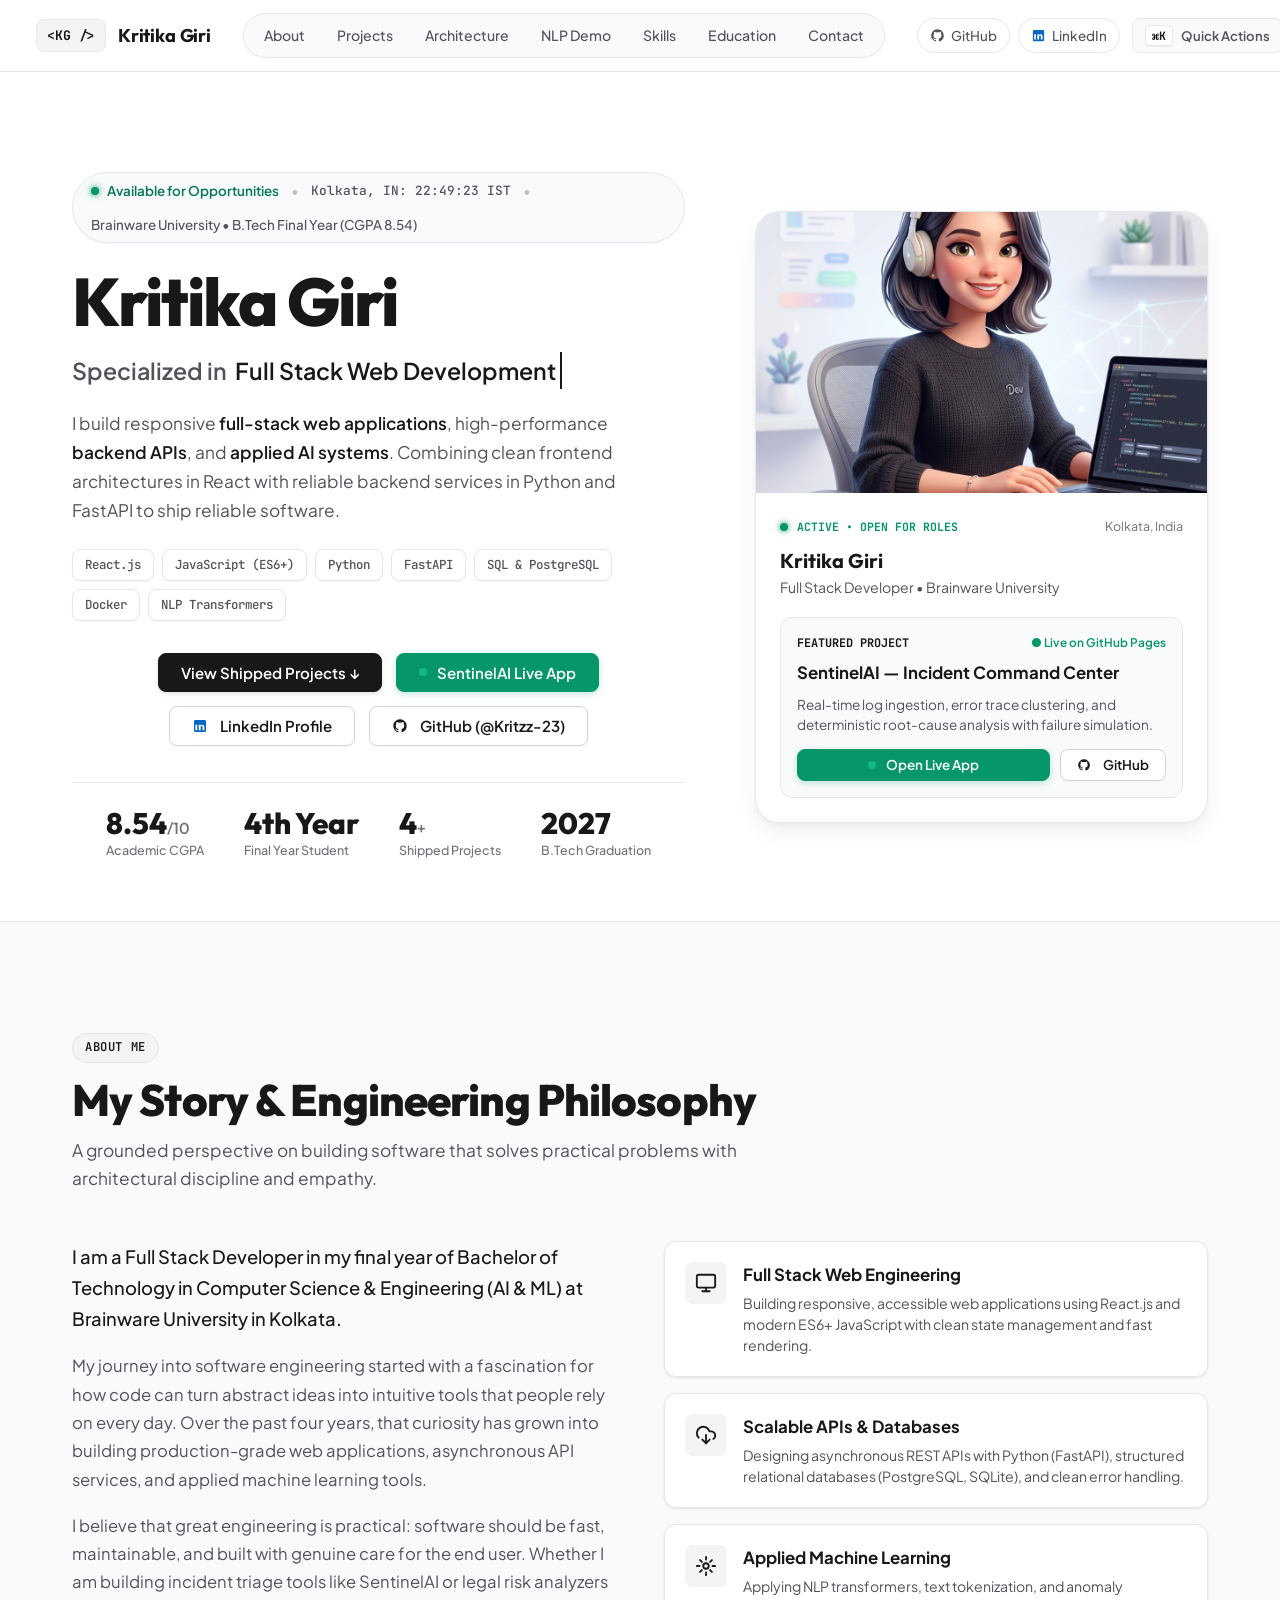
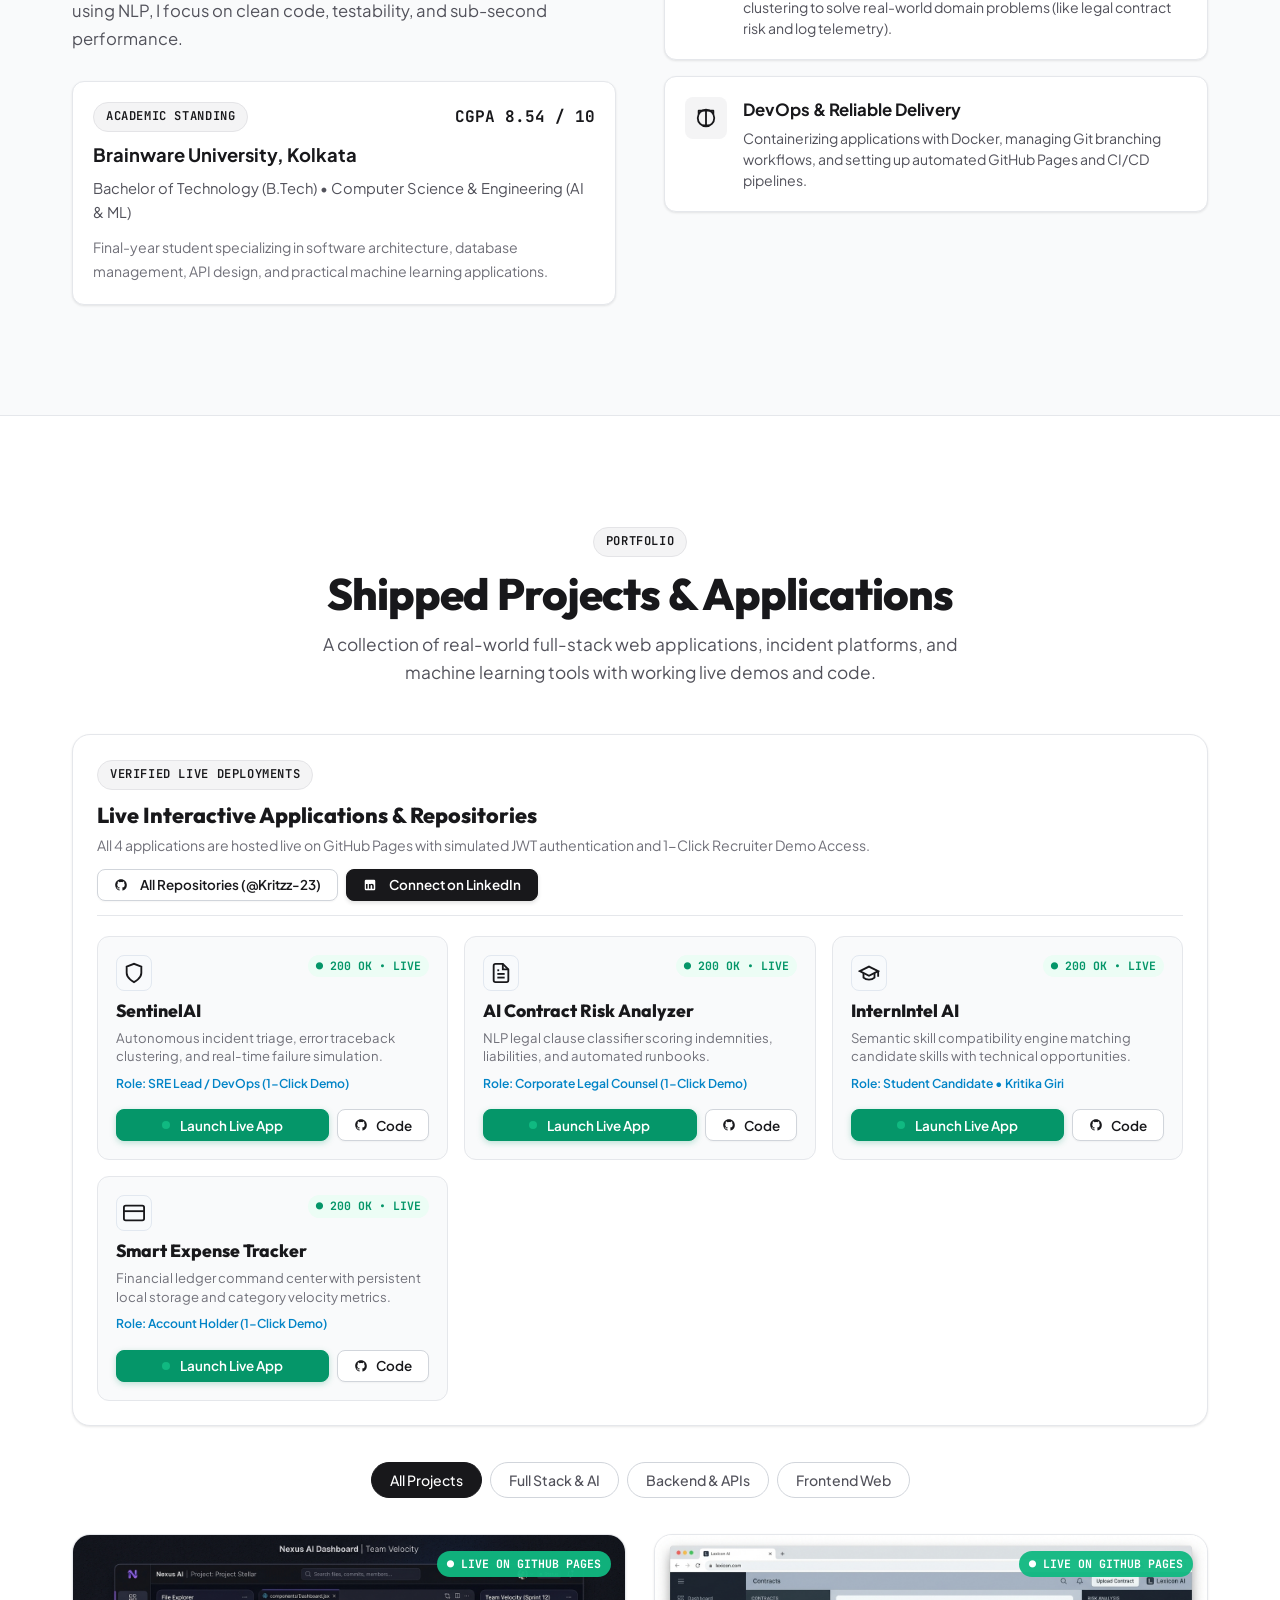
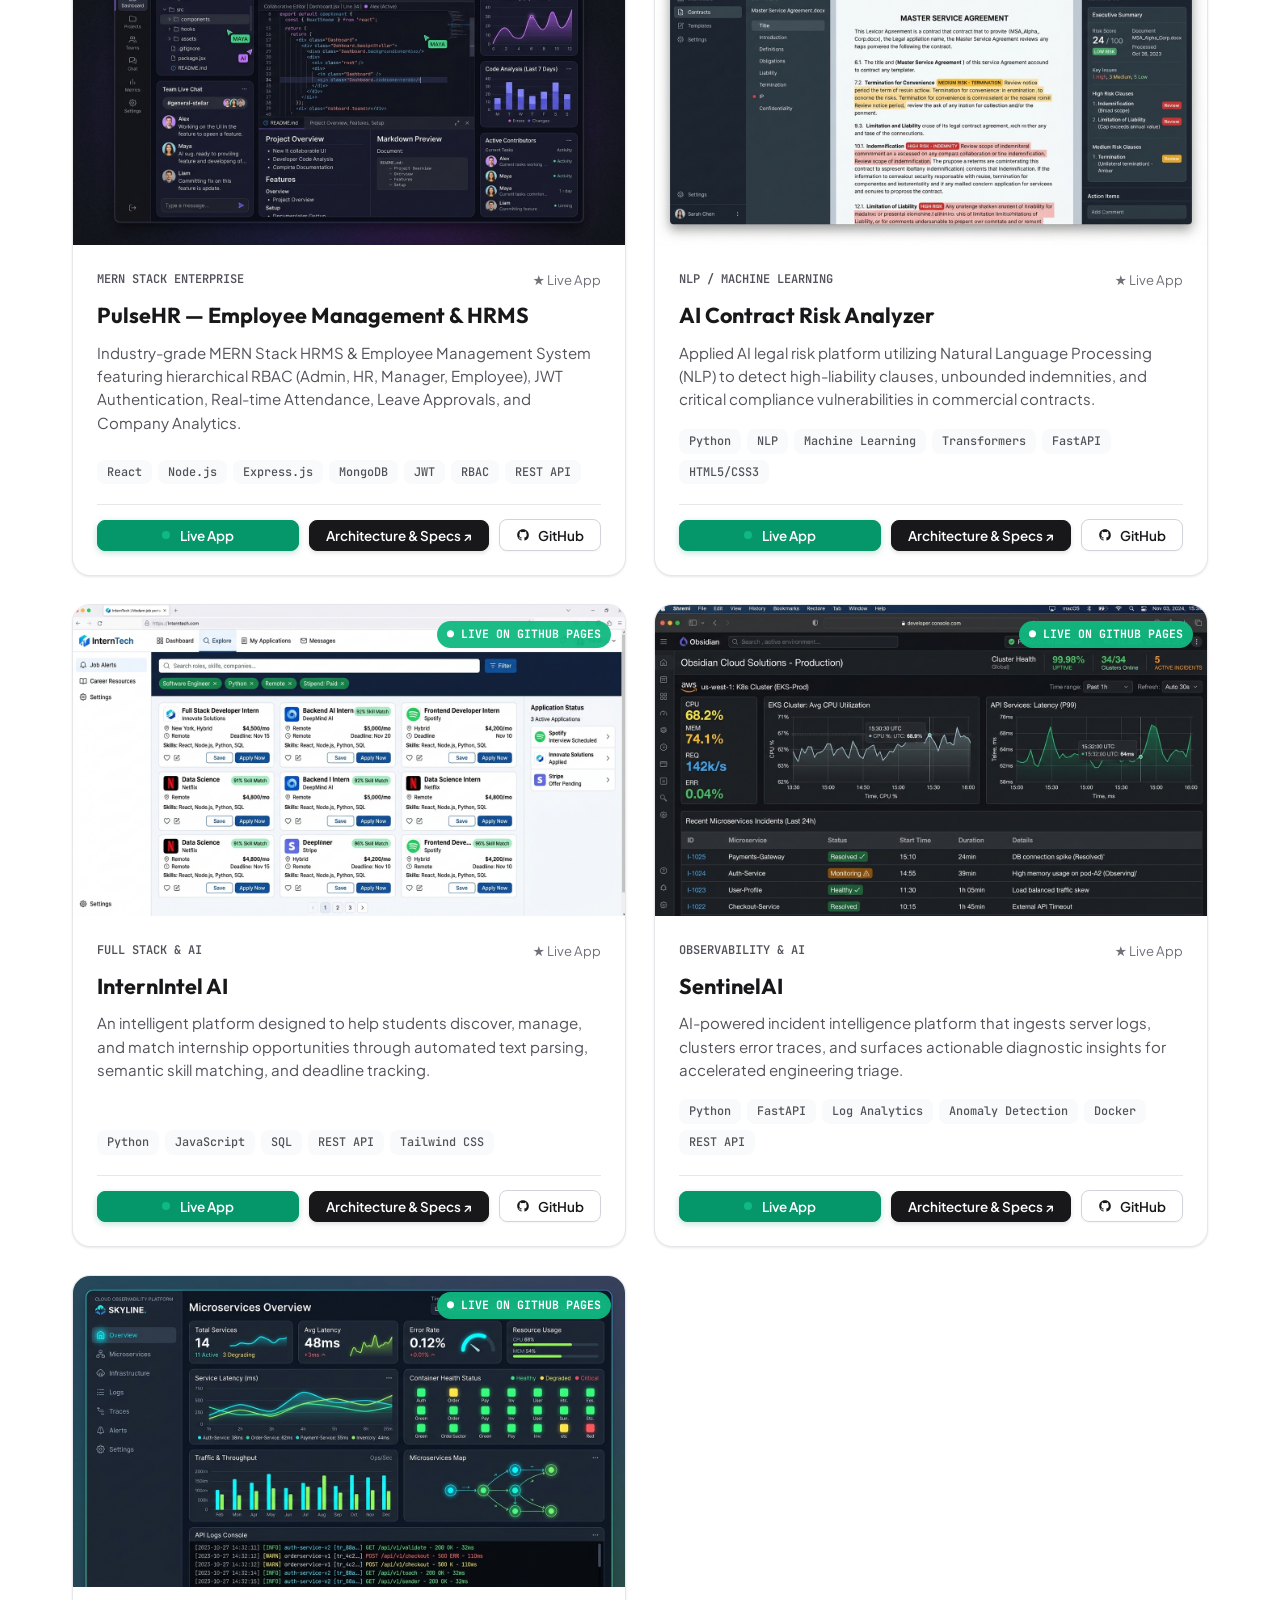
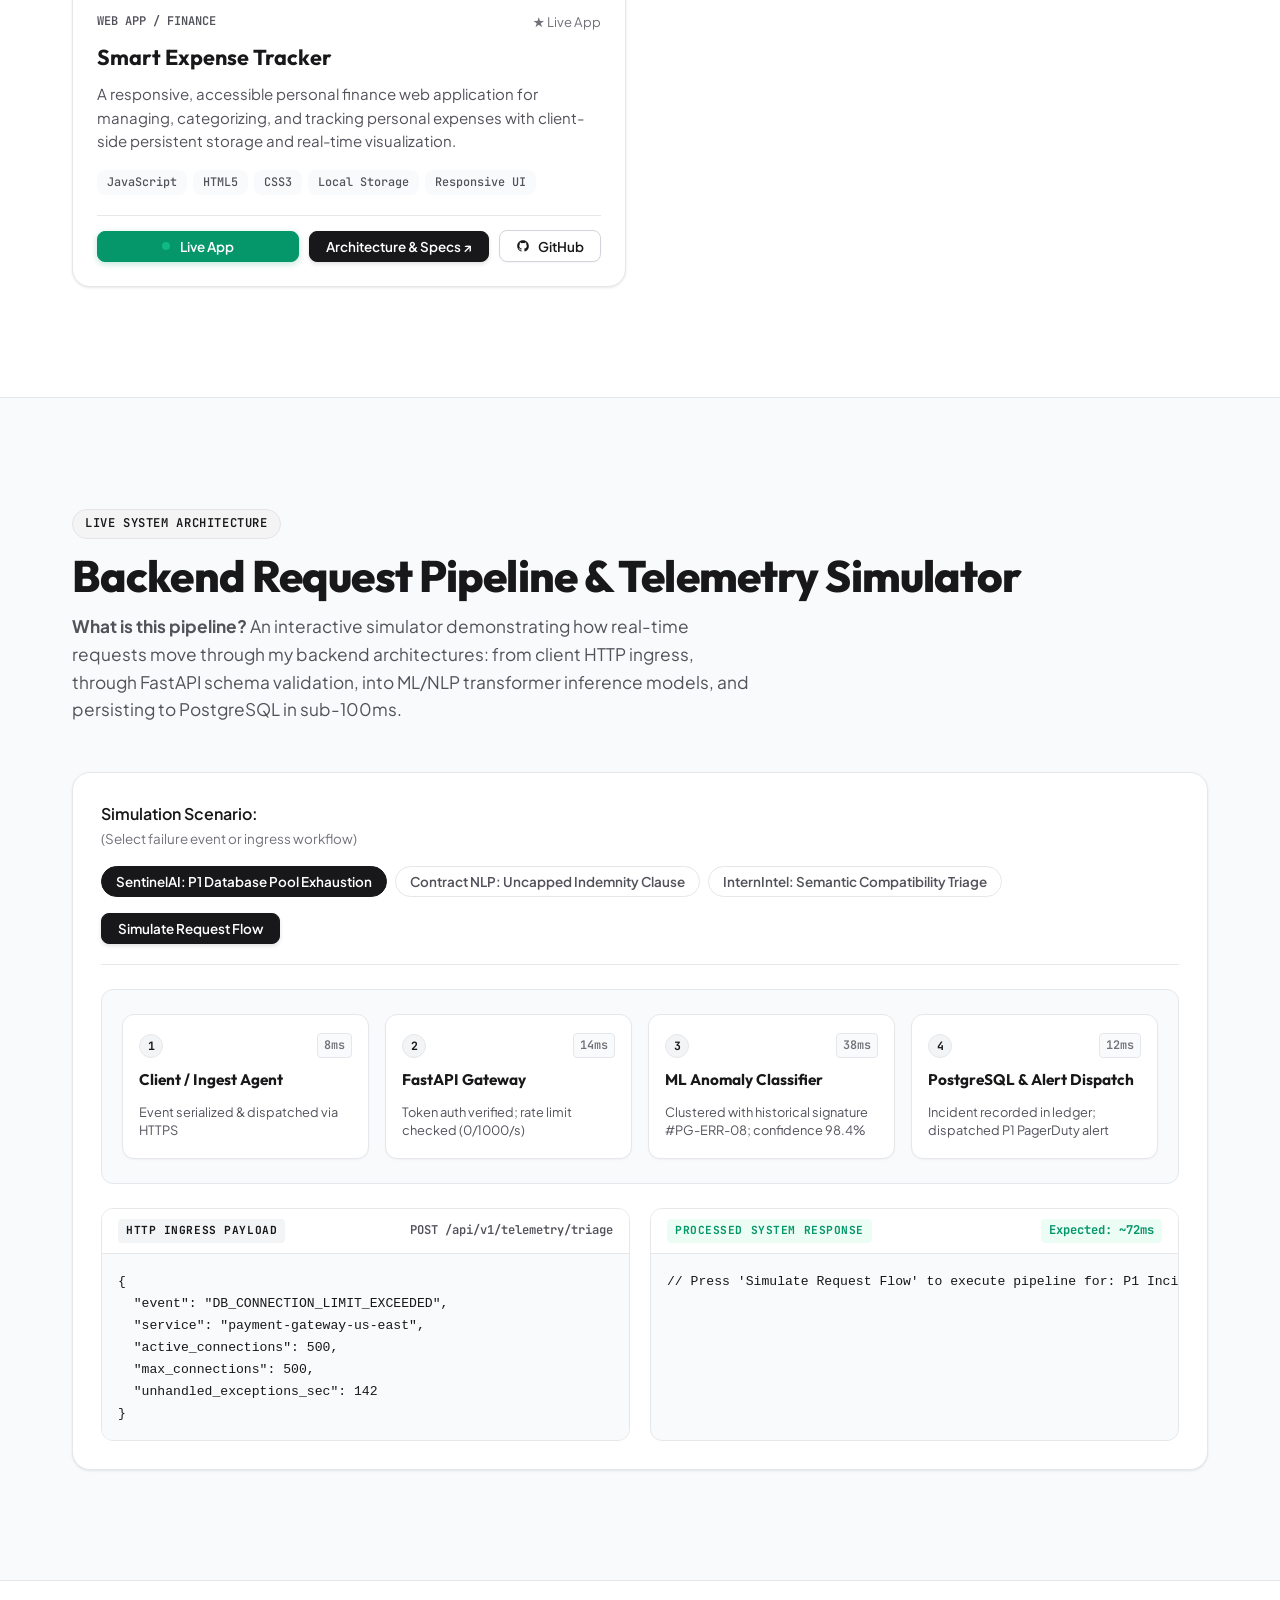
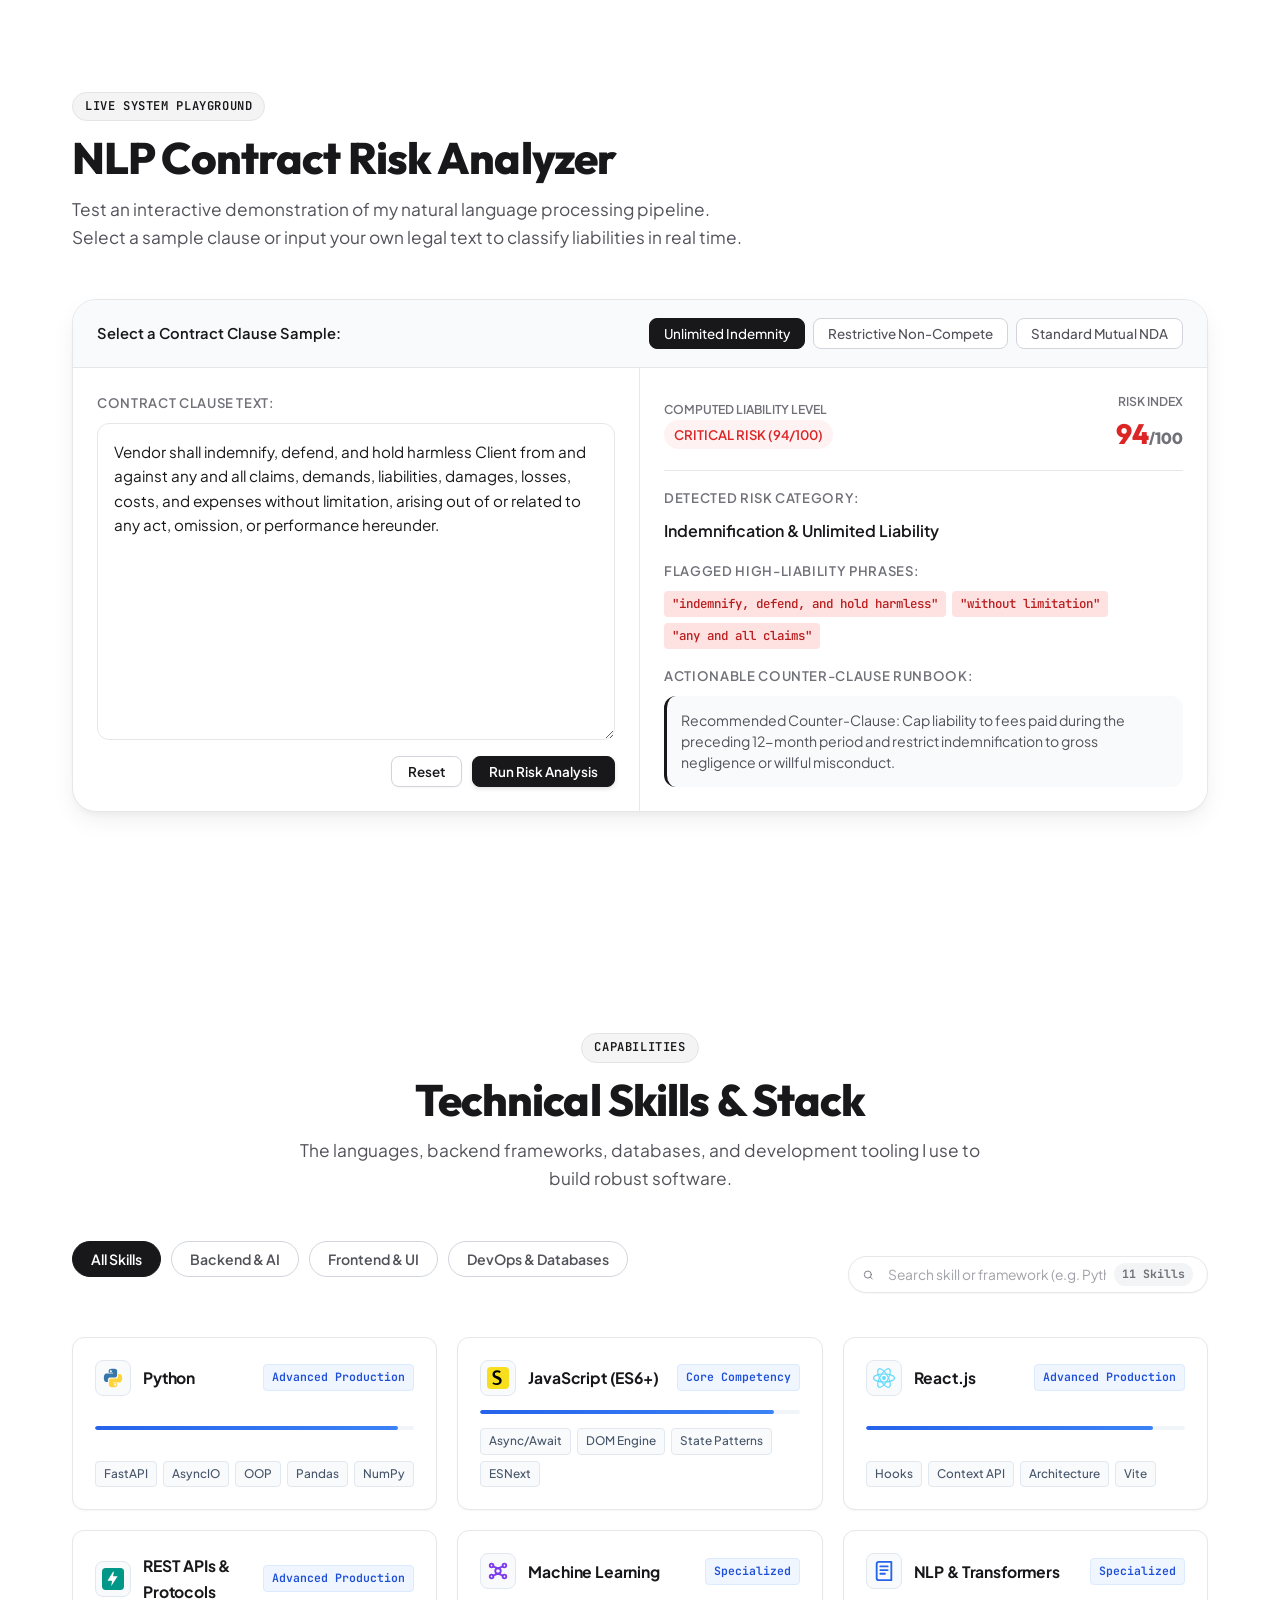
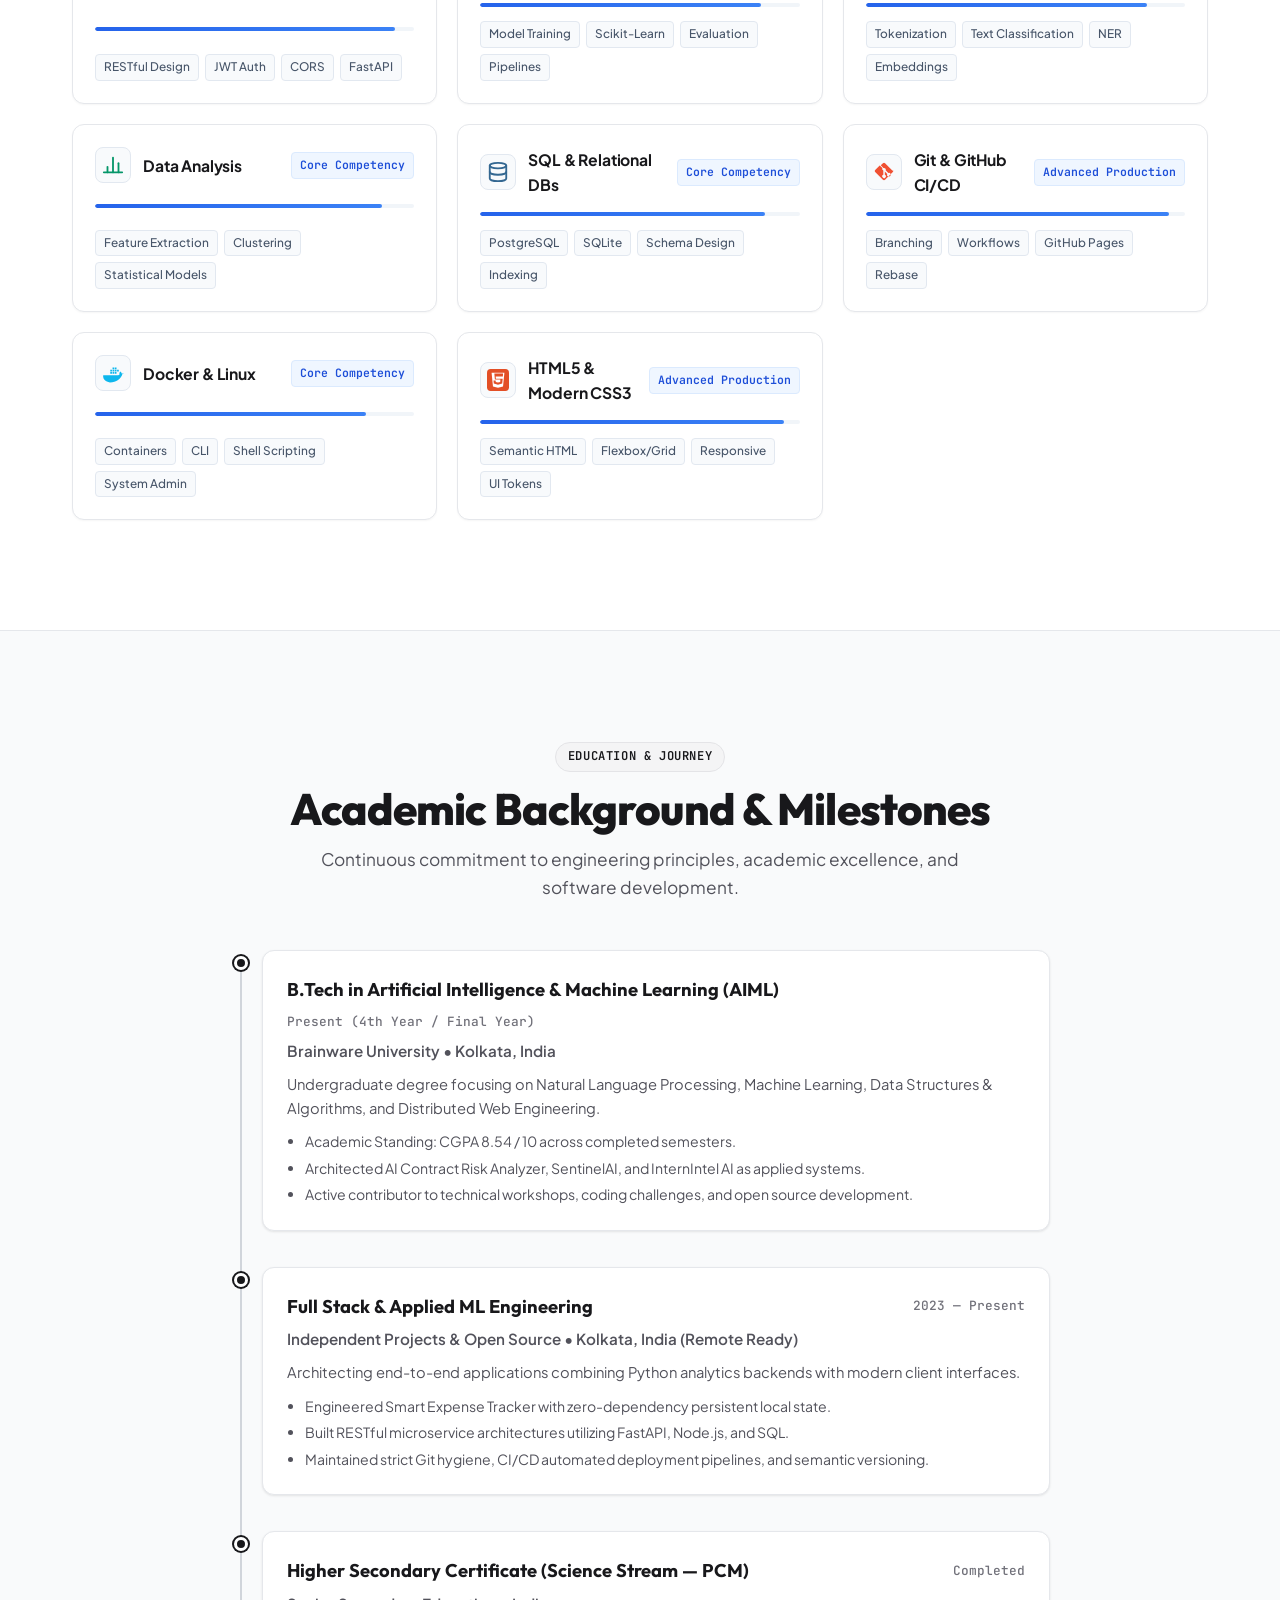
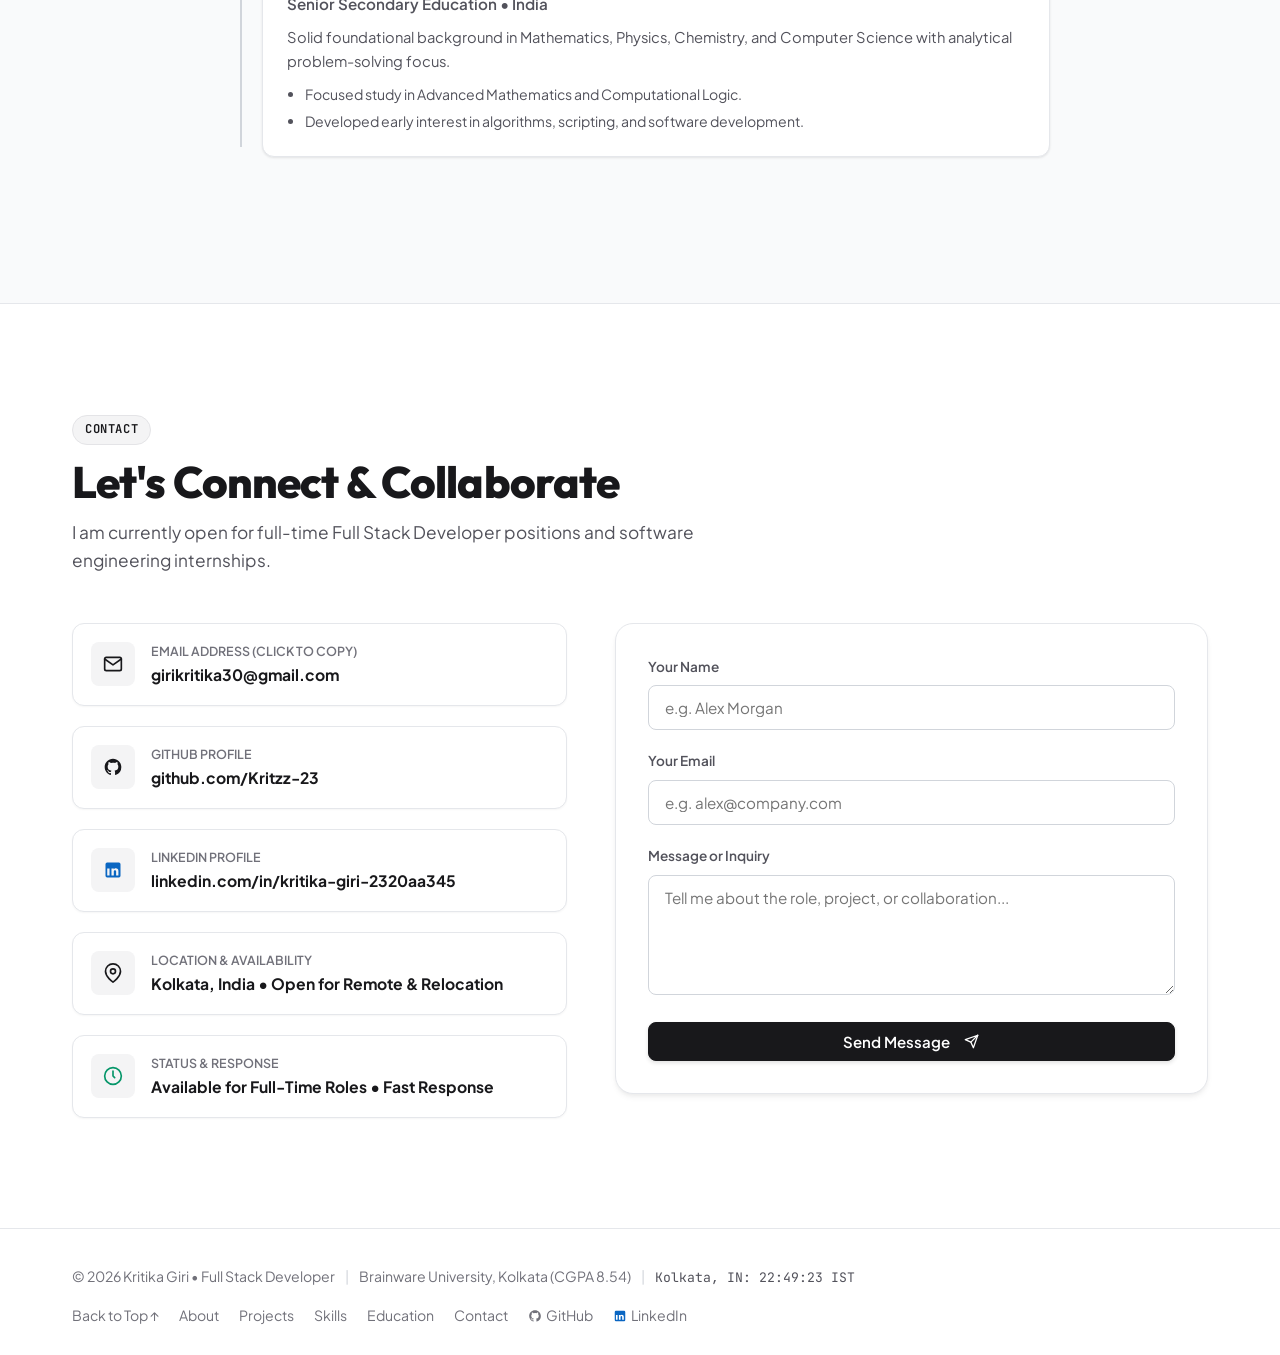
<file: index.html>
<!DOCTYPE html>
<html lang="en" data-theme="light">
<head>
  <meta charset="UTF-8">
  <meta name="viewport" content="width=device-width, initial-scale=1.0">
  <meta http-equiv="X-UA-Compatible" content="ie=edge">

  <!-- Primary Meta Tags -->
  <title>Kritika Giri — Full Stack Developer &amp; Applied AI Engineer</title>
  <meta name="title" content="Kritika Giri — Full Stack Developer &amp; Applied AI Engineer">
  <meta name="description" content="Portfolio of Kritika Giri (@Kritzz-23) — Full Stack Developer specializing in React, Python, FastAPI, SQL, and modern web applications. 4th-Year Undergraduate at Brainware University, Kolkata (CGPA 8.54).">
  <meta name="keywords" content="Kritika Giri, Kritzz-23, Full Stack Developer, Software Engineer, Python, React, FastAPI, JavaScript, Kolkata, Brainware University, SentinelAI, AI Contract Risk Analyzer">
  <meta name="author" content="Kritika Giri">

  <!-- Open Graph / LinkedIn / Facebook Meta -->
  <meta property="og:type" content="website">
  <meta property="og:url" content="https://kritzz-23.github.io/">
  <meta property="og:title" content="Kritika Giri — Full Stack Developer &amp; Applied AI Engineer">
  <meta property="og:description" content="Explore live full-stack web applications, asynchronous APIs, and applied AI platforms (SentinelAI, AI Contract Risk Analyzer, InternIntel AI, Smart Expense Tracker). B.Tech CSE (CGPA 8.54).">
  <meta property="og:image" content="https://kritzz-23.github.io/assets/images/avatar.jpg">
  <meta property="og:image:width" content="1200">
  <meta property="og:image:height" content="630">

  <!-- Twitter / X Meta -->
  <meta name="twitter:card" content="summary_large_image">
  <meta name="twitter:url" content="https://kritzz-23.github.io/">
  <meta name="twitter:title" content="Kritika Giri — Full Stack Developer &amp; Applied AI Engineer">
  <meta name="twitter:description" content="Explore live full-stack web applications, asynchronous APIs, and applied AI platforms built by Kritika Giri.">
  <meta name="twitter:image" content="https://kritzz-23.github.io/assets/images/avatar.jpg">

  <!-- Fonts: Plus Jakarta Sans & Outfit -->
  <link rel="preconnect" href="https://fonts.googleapis.com">
  <link rel="preconnect" href="https://fonts.gstatic.com" crossorigin>
  <link href="https://fonts.googleapis.com/css2?family=JetBrains+Mono:wght@400;500;600&family=Outfit:wght@500;600;700;800&family=Plus+Jakarta+Sans:wght@400;500;600;700;800&display=swap" rel="stylesheet">

  <link rel="stylesheet" href="css/styles.css">
  <link rel="icon" href="data:image/svg+xml,<svg xmlns=%22http://www.w3.org/2000/svg%22 viewBox=%220 0 100 100%22><circle cx=%2250%22 cy=%2250%22 r=%2244%22 fill=%22%232563EB%22/><text x=%2250%22 y=%2265%22 font-size=%2242%22 text-anchor=%22middle%22 fill=%22white%22 font-family=%22sans-serif%22 font-weight=%22bold%22>KG</text></svg>">
</head>
<body>

  <!-- Navigation Header -->
  <header class="header">
    <div class="container nav-container">
      <a href="#hero" class="brand-logo" aria-label="Kritika Giri Home">
        <span class="brand-badge">&lt;KG /&gt;</span>
        <span class="brand-name">Kritika Giri</span>
      </a>

      <!-- Desktop Navigation Menu -->
      <nav class="nav-center-wrapper">
        <ul class="nav-menu" id="nav-menu">
          <li><a href="#about" class="nav-link">About</a></li>
          <li><a href="#projects" class="nav-link">Projects</a></li>
          <li><a href="#architecture" class="nav-link">Architecture</a></li>
          <li><a href="#nlp-demo" class="nav-link">NLP Demo</a></li>
          <li><a href="#skills" class="nav-link">Skills</a></li>
          <li><a href="#education" class="nav-link">Education</a></li>
          <li><a href="#contact" class="nav-link">Contact</a></li>
        </ul>
      </nav>

      <!-- Header Actions -->
      <div class="header-actions">
        <div class="social-links-group">
          <a href="https://github.com/Kritzz-23" target="_blank" rel="noopener noreferrer" class="nav-social-btn" title="GitHub Profile (@Kritzz-23)" aria-label="GitHub">
            <svg width="15" height="15" viewBox="0 0 24 24" fill="currentColor" style="vertical-align: -2px;"><path d="M12 2C6.477 2 2 6.484 2 12.017c0 4.425 2.865 8.18 6.839 9.504.5.092.682-.217.682-.483 0-.237-.008-.868-.013-1.703-2.782.605-3.369-1.343-3.369-1.343-.454-1.158-1.11-1.466-1.11-1.466-.908-.62.069-.608.069-.608 1.003.07 1.53 1.032 1.53 1.032.892 1.53 2.341 1.088 2.91.832.092-.647.35-1.088.636-1.338-2.22-.253-4.555-1.113-4.555-4.951 0-1.093.39-1.988 1.029-2.688-.103-.253-.446-1.272.098-2.65 0 0 .84-.27 2.75 1.026A9.564 9.564 0 0 1 12 6.844c.85.004 1.705.115 2.504.337 1.909-1.296 2.747-1.027 2.747-1.027.546 1.379.202 2.398.1 2.651.64.7 1.028 1.595 1.028 2.688 0 3.848-2.339 4.695-4.566 4.943.359.309.678.92.678 1.855 0 1.338-.012 2.419-.012 2.747 0 .268.18.58.688.482A10.019 10.019 0 0 0 22 12.017C22 6.484 17.522 2 12 2Z"/></svg>
            <span class="nav-btn-text">GitHub</span>
          </a>
          <a href="https://www.linkedin.com/in/kritika-giri-2320aa345/" target="_blank" rel="noopener noreferrer" class="nav-social-btn" title="LinkedIn Profile" aria-label="LinkedIn">
            <svg width="15" height="15" viewBox="0 0 24 24" fill="#0A66C2" style="vertical-align: -2px;"><path d="M19 3a2 2 0 0 1 2 2v14a2 2 0 0 1-2 2H5a2 2 0 0 1-2-2V5a2 2 0 0 1 2-2h14m-.5 15.5v-5.3a3.26 3.26 0 0 0-3.26-3.26c-.85 0-1.84.52-2.28 1.3v-1.11h-2.79v8.37h2.79v-4.93c0-.77.62-1.4 1.39-1.4a1.4 1.4 0 0 1 1.4 1.4v4.93h2.75M6.46 8.76c-.97 0-1.75-.79-1.75-1.76s.78-1.76 1.75-1.76 1.75.79 1.75 1.76-.78 1.76-1.75 1.76m1.39 9.74v-8.37H5.07v8.37h2.78Z"/></svg>
            <span class="nav-btn-text">LinkedIn</span>
          </a>
        </div>

        <button class="cmd-trigger-btn" id="cmd-palette-btn" aria-label="Open Command Palette" title="Command Palette (Ctrl + K)">
          <span class="cmd-kbd">⌘K</span>
          <span class="cmd-label">Quick Actions</span>
        </button>

        <a href="#contact" class="btn btn-primary btn-sm nav-cta-btn">Get in Touch</a>

        <button class="mobile-toggle" id="mobile-toggle" aria-label="Open Navigation">
          <span></span>
          <span></span>
          <span></span>
        </button>
      </div>
    </div>
  </header>

  <!-- ========================================================================
       HERO SECTION: Clean, Human, Credible
       ======================================================================== -->
  <section class="hero-section" id="hero">
    <div class="container">
      <div class="hero-grid">
        <!-- Left: Introduction & Credentials -->
        <div class="hero-text-content">
          <div class="hero-status-pill">
            <span class="status-indicator">
              <span class="status-dot"></span>
              <span style="font-weight: 600; color: #047857;">Available for Opportunities</span>
            </span>
            <span style="opacity: 0.35;">&bull;</span>
            <span id="hero-live-time" style="font-family: var(--font-mono); font-size: 0.80rem;">Kolkata, IN: 16:58 IST</span>
            <span style="opacity: 0.35;">&bull;</span>
            <span>Brainware University &bull; B.Tech Final Year (CGPA 8.54)</span>
          </div>

          <h1 class="hero-name">Kritika Giri</h1>

          <div class="hero-role-wrapper">
            <span>Specialized in</span>
            <span class="typewriter-text" id="typewriter-text">Full Stack Web Development</span>
          </div>

          <p class="hero-bio">
            I build responsive <strong>full-stack web applications</strong>, high-performance <strong>backend APIs</strong>, and <strong>applied AI systems</strong>. Combining clean frontend architectures in React with reliable backend services in Python and FastAPI to ship reliable software.
          </p>

          <!-- Core Skills Tags -->
          <div class="hero-tech-pills">
            <span class="hero-tech-tag">React.js</span>
            <span class="hero-tech-tag">JavaScript (ES6+)</span>
            <span class="hero-tech-tag">Python</span>
            <span class="hero-tech-tag">FastAPI</span>
            <span class="hero-tech-tag">SQL &amp; PostgreSQL</span>
            <span class="hero-tech-tag">Docker</span>
            <span class="hero-tech-tag">NLP Transformers</span>
          </div>

          <!-- Direct Action Buttons -->
          <div class="hero-actions">
            <a href="#projects" class="btn btn-primary">
              View Shipped Projects ↓
            </a>
            <a href="https://kritzz-23.github.io/SentinelAI/" target="_blank" rel="noopener noreferrer" class="btn btn-live">
              <span class="live-pulse-dot"></span>
              SentinelAI Live App
            </a>
            <a href="https://www.linkedin.com/in/kritika-giri-2320aa345/" target="_blank" rel="noopener noreferrer" class="btn btn-secondary">
              <svg width="16" height="16" viewBox="0 0 24 24" fill="#0A66C2" style="vertical-align: -2px; margin-right: 4px;"><path d="M19 3a2 2 0 0 1 2 2v14a2 2 0 0 1-2 2H5a2 2 0 0 1-2-2V5a2 2 0 0 1 2-2h14m-.5 15.5v-5.3a3.26 3.26 0 0 0-3.26-3.26c-.85 0-1.84.52-2.28 1.3v-1.11h-2.79v8.37h2.79v-4.93c0-.77.62-1.4 1.39-1.4a1.4 1.4 0 0 1 1.4 1.4v4.93h2.75M6.46 8.76c-.97 0-1.75-.79-1.75-1.76s.78-1.76 1.75-1.76 1.75.79 1.75 1.76-.78 1.76-1.75 1.76m1.39 9.74v-8.37H5.07v8.37h2.78Z"/></svg>
              LinkedIn Profile
            </a>
            <a href="https://github.com/Kritzz-23" target="_blank" rel="noopener noreferrer" class="btn btn-secondary">
              <svg width="16" height="16" viewBox="0 0 24 24" fill="currentColor" style="vertical-align: -2px; margin-right: 4px;"><path d="M12 2C6.477 2 2 6.484 2 12.017c0 4.425 2.865 8.18 6.839 9.504.5.092.682-.217.682-.483 0-.237-.008-.868-.013-1.703-2.782.605-3.369-1.343-3.369-1.343-.454-1.158-1.11-1.466-1.11-1.466-.908-.62.069-.608.069-.608 1.003.07 1.53 1.032 1.53 1.032.892 1.53 2.341 1.088 2.91.832.092-.647.35-1.088.636-1.338-2.22-.253-4.555-1.113-4.555-4.951 0-1.093.39-1.988 1.029-2.688-.103-.253-.446-1.272.098-2.65 0 0 .84-.27 2.75 1.026A9.564 9.564 0 0 1 12 6.844c.85.004 1.705.115 2.504.337 1.909-1.296 2.747-1.027 2.747-1.027.546 1.379.202 2.398.1 2.651.64.7 1.028 1.595 1.028 2.688 0 3.848-2.339 4.695-4.566 4.943.359.309.678.92.678 1.855 0 1.338-.012 2.419-.012 2.747 0 .268.18.58.688.482A10.019 10.019 0 0 0 22 12.017C22 6.484 17.522 2 12 2Z"/></svg>
              GitHub (@Kritzz-23)
            </a>
          </div>

          <!-- Academic & Career Highlights -->
          <div class="hero-stats-row">
            <div class="stat-item">
              <div class="stat-num">8.54<span>/10</span></div>
              <div class="stat-label">Academic CGPA</div>
            </div>
            <div class="stat-item">
              <div class="stat-num">4th Year</div>
              <div class="stat-label">Final Year Student</div>
            </div>
            <div class="stat-item">
              <div class="stat-num">4<span>+</span></div>
              <div class="stat-label">Shipped Projects</div>
            </div>
            <div class="stat-item">
              <div class="stat-num">2027</div>
              <div class="stat-label">B.Tech Graduation</div>
            </div>
          </div>
        </div>

        <!-- Right: Human Spotlight Card -->
        <div class="hero-spotlight-col">
          <div class="hero-spotlight-card">
            <div class="spotlight-portrait-wrap">
              <img src="assets/images/avatar.jpg" alt="Kritika Giri" loading="eager">
            </div>
            <div class="spotlight-card-body">
              <div class="spotlight-header-meta">
                <span class="featured-pill-tag"><span class="status-dot" style="display:inline-block; margin-right:4px;"></span> ACTIVE &bull; OPEN FOR ROLES</span>
                <span style="font-size: 0.78rem; color: var(--text-muted);">Kolkata, India</span>
              </div>
              <h3 class="spotlight-title">Kritika Giri</h3>
              <p class="spotlight-sub">Full Stack Developer &bull; Brainware University</p>

              <!-- Featured Project Mini-Card -->
              <div class="spotlight-featured-project">
                <div style="display: flex; justify-content: space-between; align-items: center;">
                  <span style="font-family: var(--font-mono); font-size: 0.74rem; font-weight: 700; color: var(--accent-primary);">FEATURED PROJECT</span>
                  <span style="font-size: 0.74rem; color: var(--success-color); font-weight: 600;">● Live on GitHub Pages</span>
                </div>
                <div class="featured-proj-title">SentinelAI — Incident Command Center</div>
                <p class="featured-proj-desc">
                  Real-time log ingestion, error trace clustering, and deterministic root-cause analysis with failure simulation.
                </p>
                <div class="featured-proj-actions">
                  <a href="https://kritzz-23.github.io/SentinelAI/" target="_blank" rel="noopener noreferrer" class="btn btn-live btn-sm" style="flex: 1;">
                    <span class="live-pulse-dot"></span> Open Live App
                  </a>
                  <a href="https://github.com/Kritzz-23/SentinelAI" target="_blank" rel="noopener noreferrer" class="btn btn-secondary btn-sm">
                    <svg width="14" height="14" viewBox="0 0 24 24" fill="currentColor" style="vertical-align: -2px; margin-right: 4px;"><path d="M12 2C6.477 2 2 6.484 2 12.017c0 4.425 2.865 8.18 6.839 9.504.5.092.682-.217.682-.483 0-.237-.008-.868-.013-1.703-2.782.605-3.369-1.343-3.369-1.343-.454-1.158-1.11-1.466-1.11-1.466-.908-.62.069-.608.069-.608 1.003.07 1.53 1.032 1.53 1.032.892 1.53 2.341 1.088 2.91.832.092-.647.35-1.088.636-1.338-2.22-.253-4.555-1.113-4.555-4.951 0-1.093.39-1.988 1.029-2.688-.103-.253-.446-1.272.098-2.65 0 0 .84-.27 2.75 1.026A9.564 9.564 0 0 1 12 6.844c.85.004 1.705.115 2.504.337 1.909-1.296 2.747-1.027 2.747-1.027.546 1.379.202 2.398.1 2.651.64.7 1.028 1.595 1.028 2.688 0 3.848-2.339 4.695-4.566 4.943.359.309.678.92.678 1.855 0 1.338-.012 2.419-.012 2.747 0 .268.18.58.688.482A10.019 10.019 0 0 0 22 12.017C22 6.484 17.522 2 12 2Z"/></svg>GitHub
                  </a>
                </div>
              </div>
            </div>
          </div>
        </div>
      </div>
    </div>
  </section>

  <!-- ========================================================================
       ABOUT SECTION: Human Story & Engineering Values
       ======================================================================== -->
  <section class="section section-alt" id="about">
    <div class="container">
      <div class="section-header">
        <span class="section-badge">About Me</span>
        <h2 class="section-title">My Story &amp; Engineering Philosophy</h2>
        <p class="section-description">
          A grounded perspective on building software that solves practical problems with architectural discipline and empathy.
        </p>
      </div>

      <div class="about-grid">
        <!-- Left: Story Narrative & Education Card -->
        <div class="about-text-content">
          <p class="lead-p">
            I am a Full Stack Developer in my final year of Bachelor of Technology in Computer Science &amp; Engineering (AI &amp; ML) at Brainware University in Kolkata.
          </p>
          <p>
            My journey into software engineering started with a fascination for how code can turn abstract ideas into intuitive tools that people rely on every day. Over the past four years, that curiosity has grown into building production-grade web applications, asynchronous API services, and applied machine learning tools.
          </p>
          <p>
            I believe that great engineering is practical: software should be fast, maintainable, and built with genuine care for the end user. Whether I am building incident triage tools like SentinelAI or legal risk analyzers using NLP, I focus on clean code, testability, and sub-second performance.
          </p>

          <div class="about-academic-card">
            <div class="academic-tag-row">
              <span class="section-badge" style="margin-bottom: 0;">Academic Standing</span>
              <span style="font-family: var(--font-mono); font-weight: 700; color: var(--accent-primary);">CGPA 8.54 / 10</span>
            </div>
            <div class="academic-uni-title">Brainware University, Kolkata</div>
            <div class="academic-degree-sub">
              Bachelor of Technology (B.Tech) &bull; Computer Science &amp; Engineering (AI &amp; ML)
            </div>
            <p style="font-size: 0.88rem; color: var(--text-muted); margin-top: 4px;">
              Final-year student specializing in software architecture, database management, API design, and practical machine learning applications.
            </p>
          </div>
        </div>

        <!-- Right: Core Values -->
        <div class="values-grid">
          <div class="value-card">
            <div class="value-icon">
              <svg width="22" height="22" viewBox="0 0 24 24" fill="none" stroke="currentColor" stroke-width="2" stroke-linecap="round" stroke-linejoin="round"><rect x="2" y="3" width="20" height="14" rx="2" ry="2"/><line x1="8" y1="21" x2="16" y2="21"/><line x1="12" y1="17" x2="12" y2="21"/></svg>
            </div>
            <div>
              <div class="value-title">Full Stack Web Engineering</div>
              <div class="value-desc">
                Building responsive, accessible web applications using React.js and modern ES6+ JavaScript with clean state management and fast rendering.
              </div>
            </div>
          </div>

          <div class="value-card">
            <div class="value-icon">
              <svg width="22" height="22" viewBox="0 0 24 24" fill="none" stroke="currentColor" stroke-width="2" stroke-linecap="round" stroke-linejoin="round"><path d="M4 14.899A7 7 0 1 1 15.71 8h1.79a4.5 4.5 0 0 1 2.5 8.242"/><path d="M12 12v9"/><path d="m8 17 4 4 4-4"/></svg>
            </div>
            <div>
              <div class="value-title">Scalable APIs &amp; Databases</div>
              <div class="value-desc">
                Designing asynchronous REST APIs with Python (FastAPI), structured relational databases (PostgreSQL, SQLite), and clean error handling.
              </div>
            </div>
          </div>

          <div class="value-card">
            <div class="value-icon">
              <svg width="22" height="22" viewBox="0 0 24 24" fill="none" stroke="currentColor" stroke-width="2" stroke-linecap="round" stroke-linejoin="round"><circle cx="12" cy="12" r="3"/><path d="M12 2v3m0 14v3M2 12h3m14 0h3m-3.5-6.5-2.1 2.1m-8.8 8.8-2.1 2.1m0-13 2.1 2.1m8.8 8.8 2.1 2.1"/></svg>
            </div>
            <div>
              <div class="value-title">Applied Machine Learning</div>
              <div class="value-desc">
                Applying NLP transformers, text tokenization, and anomaly clustering to solve real-world domain problems (like legal contract risk and log telemetry).
              </div>
            </div>
          </div>

          <div class="value-card">
            <div class="value-icon">
              <svg width="22" height="22" viewBox="0 0 24 24" fill="none" stroke="currentColor" stroke-width="2" stroke-linecap="round" stroke-linejoin="round"><path d="M4 7V4h16v3M9 20h6M12 4v16"/><circle cx="12" cy="12" r="9"/></svg>
            </div>
            <div>
              <div class="value-title">DevOps &amp; Reliable Delivery</div>
              <div class="value-desc">
                Containerizing applications with Docker, managing Git branching workflows, and setting up automated GitHub Pages and CI/CD pipelines.
              </div>
            </div>
          </div>
        </div>
      </div>
    </div>
  </section>

  <!-- ========================================================================
       PROJECTS SECTION: Shipped Software & Live Applications
       ======================================================================== -->
  <section class="section" id="projects">
    <div class="container">
      <div class="section-header text-center">
        <span class="section-badge">Portfolio</span>
        <h2 class="section-title">Shipped Projects &amp; Applications</h2>
        <p class="section-description">
          A collection of real-world full-stack web applications, incident platforms, and machine learning tools with working live demos and code.
        </p>
      </div>

      <!-- Live Deployments & Working Repositories Directory Hub -->
      <div class="live-repos-hub" style="margin-bottom: 36px; background: #FFFFFF; border: 1px solid var(--border-subtle); border-radius: var(--radius-lg); padding: 24px; box-shadow: var(--shadow-sm);">
        <div style="display: flex; justify-content: space-between; align-items: center; flex-wrap: wrap; gap: 12px; margin-bottom: 20px; padding-bottom: 14px; border-bottom: 1px solid var(--border-subtle);">
          <div>
            <span class="section-badge" style="margin-bottom: 4px;">Verified Live Deployments</span>
            <h3 style="font-family: var(--font-heading); font-size: 1.35rem; font-weight: 800; color: var(--text-main); margin-top: 4px;">
              Live Interactive Applications &amp; Repositories
            </h3>
            <p style="font-size: 0.88rem; color: var(--text-muted); margin-top: 2px;">
              All 4 applications are hosted live on GitHub Pages with simulated JWT authentication and 1-Click Recruiter Demo Access.
            </p>
          </div>
          <div style="display: flex; gap: 8px; flex-wrap: wrap;">
            <a href="https://github.com/Kritzz-23" target="_blank" rel="noopener noreferrer" class="btn btn-secondary btn-sm">
              <svg width="14" height="14" viewBox="0 0 24 24" fill="currentColor" style="vertical-align: -2px; margin-right: 4px;"><path d="M12 2C6.477 2 2 6.484 2 12.017c0 4.425 2.865 8.18 6.839 9.504.5.092.682-.217.682-.483 0-.237-.008-.868-.013-1.703-2.782.605-3.369-1.343-3.369-1.343-.454-1.158-1.11-1.466-1.11-1.466-.908-.62.069-.608.069-.608 1.003.07 1.53 1.032 1.53 1.032.892 1.53 2.341 1.088 2.91.832.092-.647.35-1.088.636-1.338-2.22-.253-4.555-1.113-4.555-4.951 0-1.093.39-1.988 1.029-2.688-.103-.253-.446-1.272.098-2.65 0 0 .84-.27 2.75 1.026A9.564 9.564 0 0 1 12 6.844c.85.004 1.705.115 2.504.337 1.909-1.296 2.747-1.027 2.747-1.027.546 1.379.202 2.398.1 2.651.64.7 1.028 1.595 1.028 2.688 0 3.848-2.339 4.695-4.566 4.943.359.309.678.92.678 1.855 0 1.338-.012 2.419-.012 2.747 0 .268.18.58.688.482A10.019 10.019 0 0 0 22 12.017C22 6.484 17.522 2 12 2Z"/></svg>All Repositories (@Kritzz-23)
            </a>
            <a href="https://www.linkedin.com/in/kritika-giri-2320aa345/" target="_blank" rel="noopener noreferrer" class="btn btn-primary btn-sm">
              <svg width="14" height="14" viewBox="0 0 24 24" fill="currentColor" style="vertical-align: -2px; margin-right: 4px;"><path d="M19 3a2 2 0 0 1 2 2v14a2 2 0 0 1-2 2H5a2 2 0 0 1-2-2V5a2 2 0 0 1 2-2h14m-.5 15.5v-5.3a3.26 3.26 0 0 0-3.26-3.26c-.85 0-1.84.52-2.28 1.3v-1.11h-2.79v8.37h2.79v-4.93c0-.77.62-1.4 1.39-1.4a1.4 1.4 0 0 1 1.4 1.4v4.93h2.75M6.46 8.76c-.97 0-1.75-.79-1.75-1.76s.78-1.76 1.75-1.76 1.75.79 1.75 1.76-.78 1.76-1.75 1.76m1.39 9.74v-8.37H5.07v8.37h2.78Z"/></svg>Connect on LinkedIn
            </a>
          </div>
        </div>

        <div style="display: grid; grid-template-columns: repeat(auto-fit, minmax(260px, 1fr)); gap: 16px;">
          <!-- Card 1: SentinelAI -->
          <div style="background: var(--bg-subtle); border: 1px solid var(--border-subtle); border-radius: var(--radius-md); padding: 18px; display: flex; flex-direction: column; justify-content: space-between; gap: 12px;">
            <div>
              <div style="display: flex; justify-content: space-between; align-items: flex-start; margin-bottom: 6px;">
                <span class="skill-icon-brand"><svg width="22" height="22" viewBox="0 0 24 24" fill="none" stroke="currentColor" stroke-width="2"><path d="M12 22s8-4 8-10V5l-8-3-8 3v7c0 6 8 10 8 10z"/></svg></span>
                <span style="font-family: var(--font-mono); font-size: 0.72rem; font-weight: 700; color: #059669; background: #ECFDF5; padding: 2px 8px; border-radius: 999px;">● 200 OK &bull; LIVE</span>
              </div>
              <h4 style="font-family: var(--font-heading); font-size: 1.1rem; font-weight: 800; color: var(--text-main);">SentinelAI</h4>
              <p style="font-size: 0.82rem; color: var(--text-muted); margin-top: 4px; line-height: 1.4;">
                Autonomous incident triage, error traceback clustering, and real-time failure simulation.
              </p>
              <div style="margin-top: 8px; font-size: 0.76rem; color: #0284C7; font-weight: 600;">
                Role: SRE Lead / DevOps (1-Click Demo)
              </div>
            </div>
            <div style="display: flex; gap: 8px; margin-top: 4px;">
              <a href="https://kritzz-23.github.io/SentinelAI/" target="_blank" rel="noopener noreferrer" class="btn btn-live btn-sm" style="flex: 1; text-align: center;">
                <span class="live-pulse-dot"></span> Launch Live App
              </a>
              <a href="https://github.com/Kritzz-23/SentinelAI" target="_blank" rel="noopener noreferrer" class="btn btn-secondary btn-sm" title="View GitHub Repository">
                <svg width="14" height="14" viewBox="0 0 24 24" fill="currentColor"><path d="M12 2C6.477 2 2 6.484 2 12.017c0 4.425 2.865 8.18 6.839 9.504.5.092.682-.217.682-.483 0-.237-.008-.868-.013-1.703-2.782.605-3.369-1.343-3.369-1.343-.454-1.158-1.11-1.466-1.11-1.466-.908-.62.069-.608.069-.608 1.003.07 1.53 1.032 1.53 1.032.892 1.53 2.341 1.088 2.91.832.092-.647.35-1.088.636-1.338-2.22-.253-4.555-1.113-4.555-4.951 0-1.093.39-1.988 1.029-2.688-.103-.253-.446-1.272.098-2.65 0 0 .84-.27 2.75 1.026A9.564 9.564 0 0 1 12 6.844c.85.004 1.705.115 2.504.337 1.909-1.296 2.747-1.027 2.747-1.027.546 1.379.202 2.398.1 2.651.64.7 1.028 1.595 1.028 2.688 0 3.848-2.339 4.695-4.566 4.943.359.309.678.92.678 1.855 0 1.338-.012 2.419-.012 2.747 0 .268.18.58.688.482A10.019 10.019 0 0 0 22 12.017C22 6.484 17.522 2 12 2Z"/></svg> Code
              </a>
            </div>
          </div>

          <!-- Card 2: AI Contract Risk Analyzer -->
          <div style="background: var(--bg-subtle); border: 1px solid var(--border-subtle); border-radius: var(--radius-md); padding: 18px; display: flex; flex-direction: column; justify-content: space-between; gap: 12px;">
            <div>
              <div style="display: flex; justify-content: space-between; align-items: flex-start; margin-bottom: 6px;">
                <span class="skill-icon-brand"><svg width="22" height="22" viewBox="0 0 24 24" fill="none" stroke="currentColor" stroke-width="2"><path d="M14 2H6a2 2 0 0 0-2 2v16a2 2 0 0 0 2 2h12a2 2 0 0 0 2-2V8z"/><polyline points="14 2 14 8 20 8"/><line x1="16" y1="13" x2="8" y2="13"/><line x1="16" y1="17" x2="8" y2="17"/><polyline points="10 9 9 9 8 9"/></svg></span>
                <span style="font-family: var(--font-mono); font-size: 0.72rem; font-weight: 700; color: #059669; background: #ECFDF5; padding: 2px 8px; border-radius: 999px;">● 200 OK &bull; LIVE</span>
              </div>
              <h4 style="font-family: var(--font-heading); font-size: 1.1rem; font-weight: 800; color: var(--text-main);">AI Contract Risk Analyzer</h4>
              <p style="font-size: 0.82rem; color: var(--text-muted); margin-top: 4px; line-height: 1.4;">
                NLP legal clause classifier scoring indemnities, liabilities, and automated runbooks.
              </p>
              <div style="margin-top: 8px; font-size: 0.76rem; color: #0284C7; font-weight: 600;">
                Role: Corporate Legal Counsel (1-Click Demo)
              </div>
            </div>
            <div style="display: flex; gap: 8px; margin-top: 4px;">
              <a href="https://kritzz-23.github.io/ai-contract-risk-analyzer/" target="_blank" rel="noopener noreferrer" class="btn btn-live btn-sm" style="flex: 1; text-align: center;">
                <span class="live-pulse-dot"></span> Launch Live App
              </a>
              <a href="https://github.com/Kritzz-23/ai-contract-risk-analyzer" target="_blank" rel="noopener noreferrer" class="btn btn-secondary btn-sm" title="View GitHub Repository">
                <svg width="14" height="14" viewBox="0 0 24 24" fill="currentColor"><path d="M12 2C6.477 2 2 6.484 2 12.017c0 4.425 2.865 8.18 6.839 9.504.5.092.682-.217.682-.483 0-.237-.008-.868-.013-1.703-2.782.605-3.369-1.343-3.369-1.343-.454-1.158-1.11-1.466-1.11-1.466-.908-.62.069-.608.069-.608 1.003.07 1.53 1.032 1.53 1.032.892 1.53 2.341 1.088 2.91.832.092-.647.35-1.088.636-1.338-2.22-.253-4.555-1.113-4.555-4.951 0-1.093.39-1.988 1.029-2.688-.103-.253-.446-1.272.098-2.65 0 0 .84-.27 2.75 1.026A9.564 9.564 0 0 1 12 6.844c.85.004 1.705.115 2.504.337 1.909-1.296 2.747-1.027 2.747-1.027.546 1.379.202 2.398.1 2.651.64.7 1.028 1.595 1.028 2.688 0 3.848-2.339 4.695-4.566 4.943.359.309.678.92.678 1.855 0 1.338-.012 2.419-.012 2.747 0 .268.18.58.688.482A10.019 10.019 0 0 0 22 12.017C22 6.484 17.522 2 12 2Z"/></svg> Code
              </a>
            </div>
          </div>

          <!-- Card 3: InternIntel AI -->
          <div style="background: var(--bg-subtle); border: 1px solid var(--border-subtle); border-radius: var(--radius-md); padding: 18px; display: flex; flex-direction: column; justify-content: space-between; gap: 12px;">
            <div>
              <div style="display: flex; justify-content: space-between; align-items: flex-start; margin-bottom: 6px;">
                <span class="skill-icon-brand"><svg width="22" height="22" viewBox="0 0 24 24" fill="none" stroke="currentColor" stroke-width="2"><path d="M22 10v6M2 10l10-5 10 5-10 5z"/><path d="M6 12v5c3 3 9 3 12 0v-5"/></svg></span>
                <span style="font-family: var(--font-mono); font-size: 0.72rem; font-weight: 700; color: #059669; background: #ECFDF5; padding: 2px 8px; border-radius: 999px;">● 200 OK &bull; LIVE</span>
              </div>
              <h4 style="font-family: var(--font-heading); font-size: 1.1rem; font-weight: 800; color: var(--text-main);">InternIntel AI</h4>
              <p style="font-size: 0.82rem; color: var(--text-muted); margin-top: 4px; line-height: 1.4;">
                Semantic skill compatibility engine matching candidate skills with technical opportunities.
              </p>
              <div style="margin-top: 8px; font-size: 0.76rem; color: #0284C7; font-weight: 600;">
                Role: Student Candidate &bull; Kritika Giri
              </div>
            </div>
            <div style="display: flex; gap: 8px; margin-top: 4px;">
              <a href="https://kritzz-23.github.io/InternIntel-AI/" target="_blank" rel="noopener noreferrer" class="btn btn-live btn-sm" style="flex: 1; text-align: center;">
                <span class="live-pulse-dot"></span> Launch Live App
              </a>
              <a href="https://github.com/Kritzz-23/InternIntel-AI" target="_blank" rel="noopener noreferrer" class="btn btn-secondary btn-sm" title="View GitHub Repository">
                <svg width="14" height="14" viewBox="0 0 24 24" fill="currentColor"><path d="M12 2C6.477 2 2 6.484 2 12.017c0 4.425 2.865 8.18 6.839 9.504.5.092.682-.217.682-.483 0-.237-.008-.868-.013-1.703-2.782.605-3.369-1.343-3.369-1.343-.454-1.158-1.11-1.466-1.11-1.466-.908-.62.069-.608.069-.608 1.003.07 1.53 1.032 1.53 1.032.892 1.53 2.341 1.088 2.91.832.092-.647.35-1.088.636-1.338-2.22-.253-4.555-1.113-4.555-4.951 0-1.093.39-1.988 1.029-2.688-.103-.253-.446-1.272.098-2.65 0 0 .84-.27 2.75 1.026A9.564 9.564 0 0 1 12 6.844c.85.004 1.705.115 2.504.337 1.909-1.296 2.747-1.027 2.747-1.027.546 1.379.202 2.398.1 2.651.64.7 1.028 1.595 1.028 2.688 0 3.848-2.339 4.695-4.566 4.943.359.309.678.92.678 1.855 0 1.338-.012 2.419-.012 2.747 0 .268.18.58.688.482A10.019 10.019 0 0 0 22 12.017C22 6.484 17.522 2 12 2Z"/></svg> Code
              </a>
            </div>
          </div>

          <!-- Card 4: Smart Expense Tracker -->
          <div style="background: var(--bg-subtle); border: 1px solid var(--border-subtle); border-radius: var(--radius-md); padding: 18px; display: flex; flex-direction: column; justify-content: space-between; gap: 12px;">
            <div>
              <div style="display: flex; justify-content: space-between; align-items: flex-start; margin-bottom: 6px;">
                <span class="skill-icon-brand"><svg width="22" height="22" viewBox="0 0 24 24" fill="none" stroke="currentColor" stroke-width="2"><rect x="1" y="4" width="22" height="16" rx="2" ry="2"/><line x1="1" y1="10" x2="23" y2="10"/></svg></span>
                <span style="font-family: var(--font-mono); font-size: 0.72rem; font-weight: 700; color: #059669; background: #ECFDF5; padding: 2px 8px; border-radius: 999px;">● 200 OK &bull; LIVE</span>
              </div>
              <h4 style="font-family: var(--font-heading); font-size: 1.1rem; font-weight: 800; color: var(--text-main);">Smart Expense Tracker</h4>
              <p style="font-size: 0.82rem; color: var(--text-muted); margin-top: 4px; line-height: 1.4;">
                Financial ledger command center with persistent local storage and category velocity metrics.
              </p>
              <div style="margin-top: 8px; font-size: 0.76rem; color: #0284C7; font-weight: 600;">
                Role: Account Holder (1-Click Demo)
              </div>
            </div>
            <div style="display: flex; gap: 8px; margin-top: 4px;">
              <a href="https://kritzz-23.github.io/expense-tracker/" target="_blank" rel="noopener noreferrer" class="btn btn-live btn-sm" style="flex: 1; text-align: center;">
                <span class="live-pulse-dot"></span> Launch Live App
              </a>
              <a href="https://github.com/Kritzz-23/expense-tracker" target="_blank" rel="noopener noreferrer" class="btn btn-secondary btn-sm" title="View GitHub Repository">
                <svg width="14" height="14" viewBox="0 0 24 24" fill="currentColor"><path d="M12 2C6.477 2 2 6.484 2 12.017c0 4.425 2.865 8.18 6.839 9.504.5.092.682-.217.682-.483 0-.237-.008-.868-.013-1.703-2.782.605-3.369-1.343-3.369-1.343-.454-1.158-1.11-1.466-1.11-1.466-.908-.62.069-.608.069-.608 1.003.07 1.53 1.032 1.53 1.032.892 1.53 2.341 1.088 2.91.832.092-.647.35-1.088.636-1.338-2.22-.253-4.555-1.113-4.555-4.951 0-1.093.39-1.988 1.029-2.688-.103-.253-.446-1.272.098-2.65 0 0 .84-.27 2.75 1.026A9.564 9.564 0 0 1 12 6.844c.85.004 1.705.115 2.504.337 1.909-1.296 2.747-1.027 2.747-1.027.546 1.379.202 2.398.1 2.651.64.7 1.028 1.595 1.028 2.688 0 3.848-2.339 4.695-4.566 4.943.359.309.678.92.678 1.855 0 1.338-.012 2.419-.012 2.747 0 .268.18.58.688.482A10.019 10.019 0 0 0 22 12.017C22 6.484 17.522 2 12 2Z"/></svg> Code
              </a>
            </div>
          </div>
        </div>
      </div>

      <!-- Filter Tabs -->
      <div class="projects-filter-bar">
        <button class="filter-pill active" data-filter="all">All Projects</button>
        <button class="filter-pill" data-filter="fullstack">Full Stack &amp; AI</button>
        <button class="filter-pill" data-filter="backend">Backend &amp; APIs</button>
        <button class="filter-pill" data-filter="frontend">Frontend Web</button>
      </div>

      <!-- Projects Grid (Pre-rendered for instant zero-blank load, filtered by js/main.js) -->
      <div class="projects-grid" id="projects-container">
        <!-- Project 1: AI Contract Risk Analyzer -->
        <div class="project-card" data-category="fullstack">
          <div class="project-media-wrap">
            <img src="assets/images/project-risk.jpg" alt="AI Contract Risk Analyzer" loading="lazy">
            <div class="project-badge-overlay">
              <span class="featured-pill-tag" style="background: rgba(16, 185, 129, 0.95); color: #fff; padding: 4px 10px; border-radius: 999px;">
                ● Live on GitHub Pages
              </span>
            </div>
          </div>
          <div class="project-body">
            <div class="project-top-meta">
              <span class="project-category">NLP / Machine Learning</span>
              <span class="project-stars">★ Live App</span>
            </div>
            <h3 class="project-title">AI Contract Risk Analyzer</h3>
            <p class="project-desc">
              Applied AI legal risk platform utilizing Natural Language Processing (NLP) to detect high-liability clauses, unbounded indemnities, and critical compliance vulnerabilities in commercial contracts.
            </p>
            <div class="project-stack">
              <span class="tech-chip">Python</span>
              <span class="tech-chip">NLP</span>
              <span class="tech-chip">Transformers</span>
              <span class="tech-chip">FastAPI</span>
              <span class="tech-chip">HTML5/CSS3</span>
            </div>
            <div class="project-actions">
              <a href="https://kritzz-23.github.io/ai-contract-risk-analyzer/" target="_blank" rel="noopener noreferrer" class="btn btn-live btn-sm" style="flex: 1;">
                <span class="live-pulse-dot"></span> Live App
              </a>
              <button class="btn btn-primary btn-sm open-modal-btn" data-id="ai-contract-risk-analyzer">
                Architecture &amp; Specs ↗
              </button>
              <a href="https://github.com/Kritzz-23/ai-contract-risk-analyzer" target="_blank" rel="noopener noreferrer" class="btn btn-secondary btn-sm" title="View Repository on GitHub">
                <svg width="14" height="14" viewBox="0 0 24 24" fill="currentColor"><path d="M12 2C6.477 2 2 6.484 2 12.017c0 4.425 2.865 8.18 6.839 9.504.5.092.682-.217.682-.483 0-.237-.008-.868-.013-1.703-2.782.605-3.369-1.343-3.369-1.343-.454-1.158-1.11-1.466-1.11-1.466-.908-.62.069-.608.069-.608 1.003.07 1.53 1.032 1.53 1.032.892 1.53 2.341 1.088 2.91.832.092-.647.35-1.088.636-1.338-2.22-.253-4.555-1.113-4.555-4.951 0-1.093.39-1.988 1.029-2.688-.103-.253-.446-1.272.098-2.65 0 0 .84-.27 2.75 1.026A9.564 9.564 0 0 1 12 6.844c.85.004 1.705.115 2.504.337 1.909-1.296 2.747-1.027 2.747-1.027.546 1.379.202 2.398.1 2.651.64.7 1.028 1.595 1.028 2.688 0 3.848-2.339 4.695-4.566 4.943.359.309.678.92.678 1.855 0 1.338-.012 2.419-.012 2.747 0 .268.18.58.688.482A10.019 10.019 0 0 0 22 12.017C22 6.484 17.522 2 12 2Z"/></svg> GitHub
              </a>
            </div>
          </div>
        </div>

        <!-- Project 2: InternIntel AI -->
        <div class="project-card" data-category="fullstack">
          <div class="project-media-wrap">
            <img src="assets/images/project-internintel.jpg" alt="InternIntel AI" loading="lazy">
            <div class="project-badge-overlay">
              <span class="featured-pill-tag" style="background: rgba(16, 185, 129, 0.95); color: #fff; padding: 4px 10px; border-radius: 999px;">
                ● Live on GitHub Pages
              </span>
            </div>
          </div>
          <div class="project-body">
            <div class="project-top-meta">
              <span class="project-category">Full Stack &amp; AI</span>
              <span class="project-stars">★ Live App</span>
            </div>
            <h3 class="project-title">InternIntel AI</h3>
            <p class="project-desc">
              An intelligent platform designed to help students discover, manage, and match internship opportunities through automated text parsing, semantic skill matching, and deadline tracking.
            </p>
            <div class="project-stack">
              <span class="tech-chip">Python</span>
              <span class="tech-chip">JavaScript</span>
              <span class="tech-chip">SQL</span>
              <span class="tech-chip">REST API</span>
              <span class="tech-chip">Tailwind CSS</span>
            </div>
            <div class="project-actions">
              <a href="https://kritzz-23.github.io/InternIntel-AI/" target="_blank" rel="noopener noreferrer" class="btn btn-live btn-sm" style="flex: 1;">
                <span class="live-pulse-dot"></span> Live App
              </a>
              <button class="btn btn-primary btn-sm open-modal-btn" data-id="internintel-ai">
                Architecture &amp; Specs ↗
              </button>
              <a href="https://github.com/Kritzz-23/InternIntel-AI" target="_blank" rel="noopener noreferrer" class="btn btn-secondary btn-sm" title="View Repository on GitHub">
                <svg width="14" height="14" viewBox="0 0 24 24" fill="currentColor"><path d="M12 2C6.477 2 2 6.484 2 12.017c0 4.425 2.865 8.18 6.839 9.504.5.092.682-.217.682-.483 0-.237-.008-.868-.013-1.703-2.782.605-3.369-1.343-3.369-1.343-.454-1.158-1.11-1.466-1.11-1.466-.908-.62.069-.608.069-.608 1.003.07 1.53 1.032 1.53 1.032.892 1.53 2.341 1.088 2.91.832.092-.647.35-1.088.636-1.338-2.22-.253-4.555-1.113-4.555-4.951 0-1.093.39-1.988 1.029-2.688-.103-.253-.446-1.272.098-2.65 0 0 .84-.27 2.75 1.026A9.564 9.564 0 0 1 12 6.844c.85.004 1.705.115 2.504.337 1.909-1.296 2.747-1.027 2.747-1.027.546 1.379.202 2.398.1 2.651.64.7 1.028 1.595 1.028 2.688 0 3.848-2.339 4.695-4.566 4.943.359.309.678.92.678 1.855 0 1.338-.012 2.419-.012 2.747 0 .268.18.58.688.482A10.019 10.019 0 0 0 22 12.017C22 6.484 17.522 2 12 2Z"/></svg> GitHub
              </a>
            </div>
          </div>
        </div>

        <!-- Project 3: SentinelAI -->
        <div class="project-card" data-category="backend">
          <div class="project-media-wrap">
            <img src="assets/images/project-sentinel.jpg" alt="SentinelAI" loading="lazy">
            <div class="project-badge-overlay">
              <span class="featured-pill-tag" style="background: rgba(16, 185, 129, 0.95); color: #fff; padding: 4px 10px; border-radius: 999px;">
                ● Live on GitHub Pages
              </span>
            </div>
          </div>
          <div class="project-body">
            <div class="project-top-meta">
              <span class="project-category">Observability &amp; AI</span>
              <span class="project-stars">★ Live App</span>
            </div>
            <h3 class="project-title">SentinelAI</h3>
            <p class="project-desc">
              AI-powered incident intelligence platform that ingests server logs, clusters error traces, and surfaces actionable diagnostic insights for accelerated engineering triage.
            </p>
            <div class="project-stack">
              <span class="tech-chip">Python</span>
              <span class="tech-chip">FastAPI</span>
              <span class="tech-chip">Log Analytics</span>
              <span class="tech-chip">Docker</span>
              <span class="tech-chip">REST API</span>
            </div>
            <div class="project-actions">
              <a href="https://kritzz-23.github.io/SentinelAI/" target="_blank" rel="noopener noreferrer" class="btn btn-live btn-sm" style="flex: 1;">
                <span class="live-pulse-dot"></span> Live App
              </a>
              <button class="btn btn-primary btn-sm open-modal-btn" data-id="sentinelai">
                Architecture &amp; Specs ↗
              </button>
              <a href="https://github.com/Kritzz-23/SentinelAI" target="_blank" rel="noopener noreferrer" class="btn btn-secondary btn-sm" title="View Repository on GitHub">
                <svg width="14" height="14" viewBox="0 0 24 24" fill="currentColor"><path d="M12 2C6.477 2 2 6.484 2 12.017c0 4.425 2.865 8.18 6.839 9.504.5.092.682-.217.682-.483 0-.237-.008-.868-.013-1.703-2.782.605-3.369-1.343-3.369-1.343-.454-1.158-1.11-1.466-1.11-1.466-.908-.62.069-.608.069-.608 1.003.07 1.53 1.032 1.53 1.032.892 1.53 2.341 1.088 2.91.832.092-.647.35-1.088.636-1.338-2.22-.253-4.555-1.113-4.555-4.951 0-1.093.39-1.988 1.029-2.688-.103-.253-.446-1.272.098-2.65 0 0 .84-.27 2.75 1.026A9.564 9.564 0 0 1 12 6.844c.85.004 1.705.115 2.504.337 1.909-1.296 2.747-1.027 2.747-1.027.546 1.379.202 2.398.1 2.651.64.7 1.028 1.595 1.028 2.688 0 3.848-2.339 4.695-4.566 4.943.359.309.678.92.678 1.855 0 1.338-.012 2.419-.012 2.747 0 .268.18.58.688.482A10.019 10.019 0 0 0 22 12.017C22 6.484 17.522 2 12 2Z"/></svg> GitHub
              </a>
            </div>
          </div>
        </div>

        <!-- Project 4: Smart Expense Tracker -->
        <div class="project-card" data-category="frontend">
          <div class="project-media-wrap">
            <img src="assets/images/project-expense.jpg" alt="Smart Expense Tracker" loading="lazy">
            <div class="project-badge-overlay">
              <span class="featured-pill-tag" style="background: rgba(16, 185, 129, 0.95); color: #fff; padding: 4px 10px; border-radius: 999px;">
                ● Live on GitHub Pages
              </span>
            </div>
          </div>
          <div class="project-body">
            <div class="project-top-meta">
              <span class="project-category">Web App / Finance</span>
              <span class="project-stars">★ Live App</span>
            </div>
            <h3 class="project-title">Smart Expense Tracker</h3>
            <p class="project-desc">
              A responsive, accessible personal finance web application for managing, categorizing, and tracking personal expenses with client-side persistent storage and real-time visualization.
            </p>
            <div class="project-stack">
              <span class="tech-chip">JavaScript</span>
              <span class="tech-chip">HTML5</span>
              <span class="tech-chip">CSS3</span>
              <span class="tech-chip">Local Storage</span>
              <span class="tech-chip">Responsive UI</span>
            </div>
            <div class="project-actions">
              <a href="https://kritzz-23.github.io/expense-tracker/" target="_blank" rel="noopener noreferrer" class="btn btn-live btn-sm" style="flex: 1;">
                <span class="live-pulse-dot"></span> Live App
              </a>
              <button class="btn btn-primary btn-sm open-modal-btn" data-id="expense-tracker">
                Architecture &amp; Specs ↗
              </button>
              <a href="https://github.com/Kritzz-23/expense-tracker" target="_blank" rel="noopener noreferrer" class="btn btn-secondary btn-sm" title="View Repository on GitHub">
                <svg width="14" height="14" viewBox="0 0 24 24" fill="currentColor"><path d="M12 2C6.477 2 2 6.484 2 12.017c0 4.425 2.865 8.18 6.839 9.504.5.092.682-.217.682-.483 0-.237-.008-.868-.013-1.703-2.782.605-3.369-1.343-3.369-1.343-.454-1.158-1.11-1.466-1.11-1.466-.908-.62.069-.608.069-.608 1.003.07 1.53 1.032 1.53 1.032.892 1.53 2.341 1.088 2.91.832.092-.647.35-1.088.636-1.338-2.22-.253-4.555-1.113-4.555-4.951 0-1.093.39-1.988 1.029-2.688-.103-.253-.446-1.272.098-2.65 0 0 .84-.27 2.75 1.026A9.564 9.564 0 0 1 12 6.844c.85.004 1.705.115 2.504.337 1.909-1.296 2.747-1.027 2.747-1.027.546 1.379.202 2.398.1 2.651.64.7 1.028 1.595 1.028 2.688 0 3.848-2.339 4.695-4.566 4.943.359.309.678.92.678 1.855 0 1.338-.012 2.419-.012 2.747 0 .268.18.58.688.482A10.019 10.019 0 0 0 22 12.017C22 6.484 17.522 2 12 2Z"/></svg> GitHub
              </a>
            </div>
          </div>
        </div>
      </div>
    </div>
  </section>

  <!-- ========================================================================
       ARCHITECTURE SIMULATOR: Advanced Distributed Telemetry & System Flow
       ======================================================================== -->
  <section class="section section-alt" id="architecture">
    <div class="container">
      <div class="section-header">
        <span class="section-badge">Live System Architecture</span>
        <h2 class="section-title">Backend Request Pipeline &amp; Telemetry Simulator</h2>
        <p class="section-description">
          <strong>What is this pipeline?</strong> An interactive simulator demonstrating how real-time requests move through my backend architectures: from client HTTP ingress, through FastAPI schema validation, into ML/NLP transformer inference models, and persisting to PostgreSQL in sub-100ms.
        </p>
      </div>

      <div class="arch-card">
        <!-- Presets Bar -->
        <div class="arch-controls-header">
          <div class="arch-presets-label">
            <span style="font-weight: 600; color: var(--text-main);">Simulation Scenario:</span>
            <span style="font-size: 0.84rem; color: var(--text-muted);">(Select failure event or ingress workflow)</span>
          </div>
          <div class="arch-presets-group" id="arch-presets-group">
            <button class="arch-preset-btn active">SentinelAI: P1 Database Pool Exhaustion</button>
            <button class="arch-preset-btn">Contract NLP: Uncapped Indemnity Clause</button>
            <button class="arch-preset-btn">InternIntel: Semantic Compatibility Triage</button>
          </div>
          <button class="btn btn-primary btn-sm" id="run-arch-sim-btn">
            Simulate Request Flow
          </button>
        </div>

        <!-- 4-Stage Visual Horizontal Flow -->
        <div class="pipeline-track-wrapper">
          <div class="pipeline-stages-flow" id="pipeline-stages-flow">
            <div class="pipeline-stage-card" id="stage-node-0">
              <div class="stage-top-meta">
                <span class="stage-step-badge">1</span>
                <span class="stage-latency-pill">8ms</span>
              </div>
              <div class="stage-title">Client / Ingest Agent</div>
              <div class="stage-desc">Event serialized &amp; dispatched via HTTPS</div>
            </div>
            <div class="pipeline-stage-card" id="stage-node-1">
              <div class="stage-top-meta">
                <span class="stage-step-badge">2</span>
                <span class="stage-latency-pill">14ms</span>
              </div>
              <div class="stage-title">FastAPI Gateway</div>
              <div class="stage-desc">Token auth verified; rate limit checked (0/1000/s)</div>
            </div>
            <div class="pipeline-stage-card" id="stage-node-2">
              <div class="stage-top-meta">
                <span class="stage-step-badge">3</span>
                <span class="stage-latency-pill">38ms</span>
              </div>
              <div class="stage-title">ML Anomaly Classifier</div>
              <div class="stage-desc">Clustered with historical signature #PG-ERR-08; confidence 98.4%</div>
            </div>
            <div class="pipeline-stage-card" id="stage-node-3">
              <div class="stage-top-meta">
                <span class="stage-step-badge">4</span>
                <span class="stage-latency-pill">12ms</span>
              </div>
              <div class="stage-title">PostgreSQL &amp; Alert Dispatch</div>
              <div class="stage-desc">Incident recorded in ledger; dispatched P1 PagerDuty alert</div>
            </div>
          </div>
        </div>

        <!-- Telemetry Inspection Grid -->
        <div class="arch-telemetry-grid">
          <!-- Left: Ingress Payload Inspector -->
          <div class="telemetry-deck">
            <div class="telemetry-deck-header">
              <span class="telemetry-badge">HTTP INGRESS PAYLOAD</span>
              <span class="telemetry-route" id="sim-endpoint-label">POST /api/v1/telemetry/triage</span>
            </div>
            <pre class="telemetry-pre"><code id="sim-req-code">{
  "event": "DB_CONNECTION_LIMIT_EXCEEDED",
  "service": "payment-gateway-us-east",
  "active_connections": 500,
  "max_connections": 500,
  "unhandled_exceptions_sec": 142
}</code></pre>
          </div>

          <!-- Right: Processed Output & Remediations -->
          <div class="telemetry-deck">
            <div class="telemetry-deck-header">
              <span class="telemetry-badge" style="background: var(--success-light); color: var(--success-color);">PROCESSED SYSTEM RESPONSE</span>
              <span class="telemetry-latency-pill" id="sim-latency-pill">Expected: ~72ms</span>
            </div>
            <pre class="telemetry-pre"><code id="sim-res-code">{
  "incident_id": "INC-2026-8821",
  "status": "TRIAGED_ESCALATED",
  "severity": "P1_CRITICAL",
  "root_cause_prediction": "PostgreSQL pg_stat_activity connection pool saturation caused by unclosed cursor in /v2/checkout",
  "recommended_remediation": "Execute failover to read-replica pool &amp; run kill_idle_connections()",
  "confidence": 0.984,
  "triage_duration_ms": 72
}</code></pre>
          </div>
        </div>
      </div>
    </div>
  </section>

  <!-- ========================================================================
       LIVE PLAYGROUND: NLP Contract Risk Analyzer
       ======================================================================== -->
  <section class="section" id="nlp-demo">
    <div class="container">
      <div class="section-header">
        <span class="section-badge">Live System Playground</span>
        <h2 class="section-title">NLP Contract Risk Analyzer</h2>
        <p class="section-description">
          Test an interactive demonstration of my natural language processing pipeline. Select a sample clause or input your own legal text to classify liabilities in real time.
        </p>
      </div>

      <div class="nlp-playground-card">
        <div class="nlp-playground-header">
          <div style="font-weight: 600; font-size: 0.92rem; color: var(--text-main);">
            Select a Contract Clause Sample:
          </div>
          <div class="nlp-sample-presets">
            <button class="nlp-preset-btn active" data-sample="indemnity">Unlimited Indemnity</button>
            <button class="nlp-preset-btn" data-sample="noncompete">Restrictive Non-Compete</button>
            <button class="nlp-preset-btn" data-sample="confidentiality">Standard Mutual NDA</button>
          </div>
        </div>

        <div class="nlp-grid">
          <!-- Left: Input Area -->
          <div class="nlp-input-pane">
            <div class="nlp-label">Contract Clause Text:</div>
            <textarea class="nlp-textarea" id="nlp-input-text" placeholder="Paste commercial contract text here...">Vendor shall indemnify, defend, and hold harmless Client from and against any and all claims, demands, liabilities, damages, losses, costs, and expenses without limitation, arising out of or related to any act, omission, or performance hereunder.</textarea>
            <div class="nlp-actions-bar">
              <button class="btn btn-secondary btn-sm" id="nlp-reset-btn">Reset</button>
              <button class="btn btn-primary btn-sm" id="nlp-run-btn">Run Risk Analysis</button>
            </div>
          </div>

          <!-- Right: Diagnostic Output -->
          <div class="nlp-result-pane">
            <div class="nlp-score-header">
              <div>
                <div class="nlp-score-label">Computed Liability Level</div>
                <div class="nlp-category-pill" id="nlp-risk-pill">CRITICAL RISK</div>
              </div>
              <div style="text-align: right;">
                <div class="nlp-score-label">Risk Index</div>
                <div class="nlp-score-val" id="nlp-risk-score">94<span style="font-size: 1rem; color: var(--text-muted);">/100</span></div>
              </div>
            </div>

            <div>
              <div class="nlp-label">Detected Risk Category:</div>
              <div style="font-weight: 600; font-size: 1rem; color: var(--text-main);" id="nlp-category-val">
                Indemnification &amp; Unlimited Liability
              </div>
            </div>

            <div>
              <div class="nlp-label">Flagged High-Liability Phrases:</div>
              <div class="nlp-flagged-tokens" id="nlp-tokens-container">
                <span class="nlp-token-chip">"indemnify, defend, and hold harmless"</span>
                <span class="nlp-token-chip">"without limitation"</span>
                <span class="nlp-token-chip">"any and all claims"</span>
              </div>
            </div>

            <div>
              <div class="nlp-label">Actionable Counter-Clause Runbook:</div>
              <div class="nlp-remediation-box" id="nlp-remediation-val">
                Recommended Counter-Clause: Cap liability to fees paid during the preceding 12-month period and restrict indemnification to gross negligence or willful misconduct.
              </div>
            </div>
          </div>
        </div>
      </div>
    </div>
  </section>

  <!-- ========================================================================
       SKILLS SECTION: Technical Competencies
       ======================================================================== -->
  <section class="section" id="skills">
    <div class="container">
      <div class="section-header text-center">
        <span class="section-badge">Capabilities</span>
        <h2 class="section-title">Technical Skills &amp; Stack</h2>
        <p class="section-description">
          The languages, backend frameworks, databases, and development tooling I use to build robust software.
        </p>
      </div>

      <!-- Skills Search and Filter Toolbar -->
      <div class="skills-filter-toolbar">
        <div class="skills-category-tabs">
          <button class="skill-tab-btn active" data-skill-cat="all">All Skills</button>
          <button class="skill-tab-btn" data-skill-cat="backend">Backend &amp; AI</button>
          <button class="skill-tab-btn" data-skill-cat="frontend">Frontend &amp; UI</button>
          <button class="skill-tab-btn" data-skill-cat="devops">DevOps &amp; Databases</button>
        </div>

        <div class="skills-search-box">
          <svg class="skills-search-icon" width="16" height="16" viewBox="0 0 24 24" fill="none" stroke="currentColor" stroke-width="2" stroke-linecap="round" stroke-linejoin="round" style="vertical-align: -2px; margin-right: 6px;"><circle cx="11" cy="11" r="8"/><line x1="21" y1="21" x2="16.65" y2="16.65"/></svg>
          <input type="text" id="skills-search-input" class="skills-search-input" placeholder="Search skill or framework (e.g. Python, React, SQL, Docker)..." aria-label="Search technical skills">
          <span class="skills-count-pill" id="skills-count-pill">11 Skills</span>
        </div>
      </div>

      <!-- Skills Grid (Pre-rendered for zero-blank load, enhanced by js/main.js) -->
      <div class="skills-grid" id="skills-container">
        <!-- Python -->
        <div class="skill-card" data-category="backend">
          <div class="skill-card-top">
            <div class="skill-icon-name">
              <span class="skill-icon-brand"><svg width="22" height="22" viewBox="0 0 24 24" fill="none"><path d="M11.91 2C6.98 2 7.31 4.14 7.31 4.14L7.32 6.35H12V7.07H5.21C5.21 7.07 2 6.7 2 11.66C2 16.63 4.8 16.42 4.8 16.42H6.46V14.12C6.46 14.12 6.37 11.35 9.19 11.35H13.84C13.84 11.35 16.48 11.45 16.48 8.9V4.14C16.48 4.14 16.92 2 11.91 2ZM9.62 3.51C10.22 3.51 10.71 4 10.71 4.6C10.71 5.2 10.22 5.69 9.62 5.69C9.02 5.69 8.53 5.2 8.53 4.6C8.53 4 9.02 3.51 9.62 3.51Z" fill="#3776AB"/><path d="M12.09 22C17.02 22 16.69 19.86 16.69 19.86L16.68 17.65H12V16.93H18.79C18.79 16.93 22 17.3 22 12.34C22 7.37 19.2 7.58 19.2 7.58H17.54V9.88C17.54 9.88 17.63 12.65 14.81 12.65H10.16C10.16 12.65 7.52 12.55 7.52 15.1V19.86C7.52 19.86 7.08 22 12.09 22ZM14.38 20.49C13.78 20.49 13.29 20 13.29 19.4C13.29 18.8 13.78 18.31 14.38 18.31C14.98 18.31 15.47 18.8 15.47 19.4C15.47 20 14.98 20.49 14.38 20.49Z" fill="#FFD43B"/></svg></span>
              <span class="skill-title">Python</span>
            </div>
            <span class="skill-tier-badge">Advanced Production</span>
          </div>
          <div class="skill-bar-wrap">
            <div class="skill-bar-fill" style="width: 95%;"></div>
          </div>
          <div class="skill-tags-row">
            <span class="skill-subtag">FastAPI</span>
            <span class="skill-subtag">AsyncIO</span>
            <span class="skill-subtag">OOP</span>
            <span class="skill-subtag">Pandas</span>
            <span class="skill-subtag">NumPy</span>
          </div>
        </div>

        <!-- JavaScript (ES6+) -->
        <div class="skill-card" data-category="frontend">
          <div class="skill-card-top">
            <div class="skill-icon-name">
              <span class="skill-icon-brand"><svg width="22" height="22" viewBox="0 0 24 24"><rect width="24" height="24" rx="4" fill="#F7DF1E"/><path d="M6.5 18.5c1.2.7 2.6 1.1 4 1.1 3.5 0 5.5-1.9 5.5-4.7 0-2.4-1.5-3.6-4.1-4.7l-1-.4c-1.6-.7-2.3-1.3-2.3-2.3 0-1.1 1-1.9 2.5-1.9 1.2 0 2.2.4 3 1l.8-2c-1.1-.7-2.4-1-3.8-1-3.1 0-5.1 1.8-5.1 4.5 0 2.2 1.4 3.4 3.9 4.5l1 .4c1.7.7 2.5 1.5 2.5 2.5 0 1.3-1.1 2.2-2.9 2.2-1.5 0-2.8-.5-3.8-1.2l-.7 2z" fill="#000"/></svg></span>
              <span class="skill-title">JavaScript (ES6+)</span>
            </div>
            <span class="skill-tier-badge">Core Competency</span>
          </div>
          <div class="skill-bar-wrap">
            <div class="skill-bar-fill" style="width: 92%;"></div>
          </div>
          <div class="skill-tags-row">
            <span class="skill-subtag">Async/Await</span>
            <span class="skill-subtag">DOM Engine</span>
            <span class="skill-subtag">State Patterns</span>
            <span class="skill-subtag">ESNext</span>
          </div>
        </div>

        <!-- React.js -->
        <div class="skill-card" data-category="frontend">
          <div class="skill-card-top">
            <div class="skill-icon-name">
              <span class="skill-icon-brand"><svg width="22" height="22" viewBox="-11.5 -10.23174 23 20.46348" fill="none"><circle cx="0" cy="0" r="2.05" fill="#61DAFB"/><g stroke="#61DAFB" stroke-width="1.2" fill="none"><ellipse rx="11" ry="4.2"/><ellipse rx="11" ry="4.2" transform="rotate(60)"/><ellipse rx="11" ry="4.2" transform="rotate(120)"/></g></svg></span>
              <span class="skill-title">React.js</span>
            </div>
            <span class="skill-tier-badge">Advanced Production</span>
          </div>
          <div class="skill-bar-wrap">
            <div class="skill-bar-fill" style="width: 90%;"></div>
          </div>
          <div class="skill-tags-row">
            <span class="skill-subtag">Hooks</span>
            <span class="skill-subtag">Context API</span>
            <span class="skill-subtag">Architecture</span>
            <span class="skill-subtag">Vite</span>
          </div>
        </div>

        <!-- REST APIs & Protocols -->
        <div class="skill-card" data-category="backend">
          <div class="skill-card-top">
            <div class="skill-icon-name">
              <span class="skill-icon-brand"><svg width="22" height="22" viewBox="0 0 24 24" fill="none"><rect width="24" height="24" rx="4" fill="#009688"/><path d="M12 4L6 14h5l-1 6 7-11h-5l1-5z" fill="#FFFFFF"/></svg></span>
              <span class="skill-title">REST APIs & Protocols</span>
            </div>
            <span class="skill-tier-badge">Advanced Production</span>
          </div>
          <div class="skill-bar-wrap">
            <div class="skill-bar-fill" style="width: 94%;"></div>
          </div>
          <div class="skill-tags-row">
            <span class="skill-subtag">RESTful Design</span>
            <span class="skill-subtag">JWT Auth</span>
            <span class="skill-subtag">CORS</span>
            <span class="skill-subtag">FastAPI</span>
          </div>
        </div>

        <!-- Machine Learning -->
        <div class="skill-card" data-category="backend">
          <div class="skill-card-top">
            <div class="skill-icon-name">
              <span class="skill-icon-brand"><svg width="22" height="22" viewBox="0 0 24 24" fill="none" stroke="#7C3AED" stroke-width="2" stroke-linecap="round" stroke-linejoin="round"><circle cx="12" cy="12" r="3"/><circle cx="19" cy="6" r="2"/><circle cx="5" cy="6" r="2"/><circle cx="19" cy="18" r="2"/><circle cx="5" cy="18" r="2"/><line x1="12" x2="17.5" y1="9" y2="7"/><line x1="12" x2="6.5" y1="9" y2="7"/><line x1="12" x2="17.5" y1="15" y2="17"/><line x1="12" x2="6.5" y1="15" y2="17"/></svg></span>
              <span class="skill-title">Machine Learning</span>
            </div>
            <span class="skill-tier-badge">Specialized</span>
          </div>
          <div class="skill-bar-wrap">
            <div class="skill-bar-fill" style="width: 88%;"></div>
          </div>
          <div class="skill-tags-row">
            <span class="skill-subtag">Model Training</span>
            <span class="skill-subtag">Scikit-Learn</span>
            <span class="skill-subtag">Evaluation</span>
            <span class="skill-subtag">Pipelines</span>
          </div>
        </div>

        <!-- NLP & Transformers -->
        <div class="skill-card" data-category="backend">
          <div class="skill-card-top">
            <div class="skill-icon-name">
              <span class="skill-icon-brand"><svg width="22" height="22" viewBox="0 0 24 24" fill="none" stroke="#2563EB" stroke-width="2" stroke-linecap="round" stroke-linejoin="round"><path d="M4 19.5v-15A2.5 2.5 0 0 1 6.5 2H20v20H6.5a2.5 2.5 0 0 1-2.5-2.5Z"/><path d="M8 7h8"/><path d="M8 11h8"/><path d="M8 15h5"/></svg></span>
              <span class="skill-title">NLP & Transformers</span>
            </div>
            <span class="skill-tier-badge">Specialized</span>
          </div>
          <div class="skill-bar-wrap">
            <div class="skill-bar-fill" style="width: 88%;"></div>
          </div>
          <div class="skill-tags-row">
            <span class="skill-subtag">Tokenization</span>
            <span class="skill-subtag">Text Classification</span>
            <span class="skill-subtag">NER</span>
            <span class="skill-subtag">Embeddings</span>
          </div>
        </div>

        <!-- Data Analysis -->
        <div class="skill-card" data-category="backend">
          <div class="skill-card-top">
            <div class="skill-icon-name">
              <span class="skill-icon-brand"><svg width="22" height="22" viewBox="0 0 24 24" fill="none" stroke="#059669" stroke-width="2" stroke-linecap="round" stroke-linejoin="round"><line x1="18" x2="18" y1="20" y2="10"/><line x1="12" x2="12" y1="20" y2="4"/><line x1="6" x2="6" y1="20" y2="14"/><line x1="2" x2="22" y1="20" y2="20"/></svg></span>
              <span class="skill-title">Data Analysis</span>
            </div>
            <span class="skill-tier-badge">Core Competency</span>
          </div>
          <div class="skill-bar-wrap">
            <div class="skill-bar-fill" style="width: 90%;"></div>
          </div>
          <div class="skill-tags-row">
            <span class="skill-subtag">Feature Extraction</span>
            <span class="skill-subtag">Clustering</span>
            <span class="skill-subtag">Statistical Models</span>
          </div>
        </div>

        <!-- SQL & Relational DBs -->
        <div class="skill-card" data-category="devops">
          <div class="skill-card-top">
            <div class="skill-icon-name">
              <span class="skill-icon-brand"><svg width="22" height="22" viewBox="0 0 24 24" fill="none" stroke="#336791" stroke-width="2" stroke-linecap="round" stroke-linejoin="round"><ellipse cx="12" cy="5" rx="9" ry="3"/><path d="M21 12c0 1.66-4 3-9 3s-9-1.34-9-3"/><path d="M3 5v14c0 1.66 4 3 9 3s9-1.34 9-3V5"/></svg></span>
              <span class="skill-title">SQL & Relational DBs</span>
            </div>
            <span class="skill-tier-badge">Core Competency</span>
          </div>
          <div class="skill-bar-wrap">
            <div class="skill-bar-fill" style="width: 89%;"></div>
          </div>
          <div class="skill-tags-row">
            <span class="skill-subtag">PostgreSQL</span>
            <span class="skill-subtag">SQLite</span>
            <span class="skill-subtag">Schema Design</span>
            <span class="skill-subtag">Indexing</span>
          </div>
        </div>

        <!-- Git & GitHub CI/CD -->
        <div class="skill-card" data-category="devops">
          <div class="skill-card-top">
            <div class="skill-icon-name">
              <span class="skill-icon-brand"><svg width="22" height="22" viewBox="0 0 24 24" fill="#F05032"><path d="M21.62 10.84 13.16 2.38a1.64 1.64 0 0 0-2.32 0L8.46 4.76l2.94 2.94a1.95 1.95 0 0 1 2.47 2.5l2.84 2.84a1.94 1.94 0 1 1-1.16 1.12l-2.65-2.65v3.42a1.94 1.94 0 1 1-1.64-.04v-4.66a1.95 1.95 0 0 1-1.07-2.55L7.29 4.78 2.38 9.69a1.64 1.64 0 0 0 0 2.32l8.46 8.46c.64.64 1.68.64 2.32 0l8.46-8.46a1.64 1.64 0 0 0 0-2.32z"/></svg></span>
              <span class="skill-title">Git & GitHub CI/CD</span>
            </div>
            <span class="skill-tier-badge">Advanced Production</span>
          </div>
          <div class="skill-bar-wrap">
            <div class="skill-bar-fill" style="width: 95%;"></div>
          </div>
          <div class="skill-tags-row">
            <span class="skill-subtag">Branching</span>
            <span class="skill-subtag">Workflows</span>
            <span class="skill-subtag">GitHub Pages</span>
            <span class="skill-subtag">Rebase</span>
          </div>
        </div>

        <!-- Docker & Linux -->
        <div class="skill-card" data-category="devops">
          <div class="skill-card-top">
            <div class="skill-icon-name">
              <span class="skill-icon-brand"><svg width="22" height="22" viewBox="0 0 24 24" fill="#0DB7ED"><path d="M13.98 10.98h1.86v1.86h-1.86v-1.86zm-2.48 0h1.86v1.86h-1.86v-1.86zm-2.48 0h1.86v1.86H9.02v-1.86zm7.44-2.48h1.86v1.86h-1.86V8.5zm-2.48 0h1.86v1.86h-1.86V8.5zm-2.48 0h1.86v1.86h-1.86V8.5zm-2.48 0h1.86v1.86H9.02V8.5zm4.96-2.48h1.86v1.86h-1.86V6.02zm-2.48 0h1.86v1.86h-1.86V6.02zm12.35 6.94c-.45-.34-1.42-.4-2.18-.18-.13-.74-.53-1.4-1.12-1.89l-.53-.41-.42.52c-.44.55-.66 1.25-.66 1.96 0 .34.05.67.16.98-.37.21-.92.35-1.57.38H1.36c-.4 1.83.07 3.73 1.28 5.17 1.48 1.76 3.69 2.76 6.01 2.76 7.02 0 12.18-4.49 13.62-9.29h.03c.57 0 1.13-.13 1.65-.38l.68-.33-.65-.78z"/></svg></span>
              <span class="skill-title">Docker & Linux</span>
            </div>
            <span class="skill-tier-badge">Core Competency</span>
          </div>
          <div class="skill-bar-wrap">
            <div class="skill-bar-fill" style="width: 85%;"></div>
          </div>
          <div class="skill-tags-row">
            <span class="skill-subtag">Containers</span>
            <span class="skill-subtag">CLI</span>
            <span class="skill-subtag">Shell Scripting</span>
            <span class="skill-subtag">System Admin</span>
          </div>
        </div>

        <!-- HTML5 & Modern CSS3 -->
        <div class="skill-card" data-category="frontend">
          <div class="skill-card-top">
            <div class="skill-icon-name">
              <span class="skill-icon-brand"><svg width="22" height="22" viewBox="0 0 24 24" fill="none"><rect width="24" height="24" rx="4" fill="#E34F26"/><path d="M5 4l1.5 15 5.5 1.5 5.5-1.5 1.5-15H5zm12.3 4.2h-7.8l.2 2.3h7.4l-.5 5.4-4.6 1.3-4.6-1.3-.3-3.3h2.3l.2 1.6 2.4.6 2.4-.6.2-2.7H8.6l-.6-6.6h9.5l-.2 3.3z" fill="#FFFFFF"/></svg></span>
              <span class="skill-title">HTML5 & Modern CSS3</span>
            </div>
            <span class="skill-tier-badge">Advanced Production</span>
          </div>
          <div class="skill-bar-wrap">
            <div class="skill-bar-fill" style="width: 95%;"></div>
          </div>
          <div class="skill-tags-row">
            <span class="skill-subtag">Semantic HTML</span>
            <span class="skill-subtag">Flexbox/Grid</span>
            <span class="skill-subtag">Responsive</span>
            <span class="skill-subtag">UI Tokens</span>
          </div>
        </div>
      </div>
    </div>
  </section>

  <!-- ========================================================================
       EDUCATION & TIMELINE
       ======================================================================== -->
  <section class="section section-alt" id="education">
    <div class="container">
      <div class="section-header text-center">
        <span class="section-badge">Education &amp; Journey</span>
        <h2 class="section-title">Academic Background &amp; Milestones</h2>
        <p class="section-description">
          Continuous commitment to engineering principles, academic excellence, and software development.
        </p>
      </div>

      <div class="timeline-wrap" id="timeline-container">
        <!-- Education Item 1: Brainware University -->
        <div class="timeline-item">
          <div class="timeline-dot"></div>
          <div class="timeline-card">
            <div class="timeline-header">
              <div class="timeline-role">B.Tech in Computer Science &amp; Engineering (AI &amp; ML)</div>
              <span class="timeline-date">2023 — Present (4th Year / Final Year)</span>
            </div>
            <div class="timeline-org">Brainware University &bull; Kolkata, India</div>
            <p class="timeline-desc">
              Final-year undergraduate degree specializing in software architecture, relational databases, API design, and practical machine learning applications.
            </p>
            <ul style="padding-left: 18px; margin-top: 10px; display: flex; flex-direction: column; gap: 4px; font-size: 0.88rem; color: var(--text-secondary);">
              <li>Academic Standing: <strong>CGPA 8.54 / 10</strong> across completed semesters.</li>
              <li>Architected and shipped 4 live production systems: SentinelAI, AI Contract Risk Analyzer, InternIntel AI, and Smart Expense Tracker.</li>
              <li>Core Coursework: Data Structures &amp; Algorithms, Object-Oriented Programming (Python, C++), DBMS, Operating Systems, Machine Learning.</li>
            </ul>
          </div>
        </div>

        <!-- Education Item 2: Applied Full-Stack Engineering -->
        <div class="timeline-item">
          <div class="timeline-dot"></div>
          <div class="timeline-card">
            <div class="timeline-header">
              <div class="timeline-role">Full Stack &amp; Applied AI Engineering</div>
              <span class="timeline-date">2023 — Present</span>
            </div>
            <div class="timeline-org">Independent Projects &bull; Open Source</div>
            <p class="timeline-desc">
              Architecting end-to-end applications combining Python analytics backends with modern client interfaces and role-based access control.
            </p>
            <ul style="padding-left: 18px; margin-top: 10px; display: flex; flex-direction: column; gap: 4px; font-size: 0.88rem; color: var(--text-secondary);">
              <li>Built client-side simulated JWT authentication and RBAC across 4 live portfolio applications.</li>
              <li>Engineered Smart Expense Tracker with zero-dependency persistent local state and category velocity metrics.</li>
              <li>Built RESTful microservice architectures utilizing FastAPI, Node.js, and SQL with automated CI/CD GitHub Pages deployment.</li>
            </ul>
          </div>
        </div>

        <!-- Education Item 3: Higher Secondary -->
        <div class="timeline-item">
          <div class="timeline-dot"></div>
          <div class="timeline-card">
            <div class="timeline-header">
              <div class="timeline-role">Higher Secondary Certificate (Science Stream)</div>
              <span class="timeline-date">Completed</span>
            </div>
            <div class="timeline-org">Senior Secondary Education &bull; Science Stream (PCM)</div>
            <p class="timeline-desc">
              Solid foundational background in Mathematics, Physics, Chemistry, and Computer Science with analytical problem-solving focus.
            </p>
          </div>
        </div>
      </div>
    </div>
  </section>

  <!-- ========================================================================
       CONTACT SECTION: Simple & Approachable
       ======================================================================== -->
  <section class="section" id="contact">
    <div class="container">
      <div class="section-header">
        <span class="section-badge">Contact</span>
        <h2 class="section-title">Let's Connect &amp; Collaborate</h2>
        <p class="section-description">
          I am currently open for full-time Full Stack Developer positions and software engineering internships.
        </p>
      </div>

      <div class="contact-grid">
        <!-- Left: Direct Channels -->
        <div class="contact-info-col">
          <a href="mailto:girikritika30@gmail.com" class="contact-channel-card" id="copy-email-btn">
            <div class="contact-channel-icon">
              <svg width="20" height="20" viewBox="0 0 24 24" fill="none" stroke="currentColor" stroke-width="2" stroke-linecap="round" stroke-linejoin="round"><path d="M4 4h16c1.1 0 2 .9 2 2v12c0 1.1-.9 2-2 2H4c-1.1 0-2-.9-2-2V6c0-1.1.9-2 2-2z"/><polyline points="22,6 12,13 2,6"/></svg>
            </div>
            <div>
              <div class="contact-channel-label">Email Address (Click to copy)</div>
              <div class="contact-channel-val">girikritika30@gmail.com</div>
            </div>
          </a>

          <a href="https://github.com/Kritzz-23" target="_blank" rel="noopener noreferrer" class="contact-channel-card">
            <div class="contact-channel-icon">
              <svg width="20" height="20" viewBox="0 0 24 24" fill="currentColor"><path d="M12 2C6.477 2 2 6.484 2 12.017c0 4.425 2.865 8.18 6.839 9.504.5.092.682-.217.682-.483 0-.237-.008-.868-.013-1.703-2.782.605-3.369-1.343-3.369-1.343-.454-1.158-1.11-1.466-1.11-1.466-.908-.62.069-.608.069-.608 1.003.07 1.53 1.032 1.53 1.032.892 1.53 2.341 1.088 2.91.832.092-.647.35-1.088.636-1.338-2.22-.253-4.555-1.113-4.555-4.951 0-1.093.39-1.988 1.029-2.688-.103-.253-.446-1.272.098-2.65 0 0 .84-.27 2.75 1.026A9.564 9.564 0 0 1 12 6.844c.85.004 1.705.115 2.504.337 1.909-1.296 2.747-1.027 2.747-1.027.546 1.379.202 2.398.1 2.651.64.7 1.028 1.595 1.028 2.688 0 3.848-2.339 4.695-4.566 4.943.359.309.678.92.678 1.855 0 1.338-.012 2.419-.012 2.747 0 .268.18.58.688.482A10.019 10.019 0 0 0 22 12.017C22 6.484 17.522 2 12 2Z"/></svg>
            </div>
            <div>
              <div class="contact-channel-label">GitHub Profile</div>
              <div class="contact-channel-val">github.com/Kritzz-23</div>
            </div>
          </a>

          <a href="https://www.linkedin.com/in/kritika-giri-2320aa345/" target="_blank" rel="noopener noreferrer" class="contact-channel-card">
            <div class="contact-channel-icon">
              <svg width="20" height="20" viewBox="0 0 24 24" fill="#0A66C2"><path d="M19 3a2 2 0 0 1 2 2v14a2 2 0 0 1-2 2H5a2 2 0 0 1-2-2V5a2 2 0 0 1 2-2h14m-.5 15.5v-5.3a3.26 3.26 0 0 0-3.26-3.26c-.85 0-1.84.52-2.28 1.3v-1.11h-2.79v8.37h2.79v-4.93c0-.77.62-1.4 1.39-1.4a1.4 1.4 0 0 1 1.4 1.4v4.93h2.75M6.46 8.76c-.97 0-1.75-.79-1.75-1.76s.78-1.76 1.75-1.76 1.75.79 1.75 1.76-.78 1.76-1.75 1.76m1.39 9.74v-8.37H5.07v8.37h2.78Z"/></svg>
            </div>
            <div>
              <div class="contact-channel-label">LinkedIn Profile</div>
              <div class="contact-channel-val">linkedin.com/in/kritika-giri-2320aa345</div>
            </div>
          </a>

          <div class="contact-channel-card" style="cursor: default;">
            <div class="contact-channel-icon">
              <svg width="20" height="20" viewBox="0 0 24 24" fill="none" stroke="currentColor" stroke-width="2" stroke-linecap="round" stroke-linejoin="round"><path d="M21 10c0 7-9 13-9 13s-9-6-9-13a9 9 0 0 1 18 0z"/><circle cx="12" cy="10" r="3"/></svg>
            </div>
            <div>
              <div class="contact-channel-label">Location &amp; Availability</div>
              <div class="contact-channel-val">Kolkata, India &bull; Open for Remote &amp; Relocation</div>
            </div>
          </div>

          <div class="contact-channel-card" style="cursor: default;">
            <div class="contact-channel-icon">
              <svg width="20" height="20" viewBox="0 0 24 24" fill="none" stroke="#059669" stroke-width="2" stroke-linecap="round" stroke-linejoin="round"><circle cx="12" cy="12" r="10"/><polyline points="12 6 12 12 14 14"/></svg>
            </div>
            <div>
              <div class="contact-channel-label">Status &amp; Response</div>
              <div class="contact-channel-val">Available for Full-Time Roles &bull; Fast Response</div>
            </div>
          </div>
        </div>

        <!-- Right: Message Form -->
        <div class="contact-form-card">
          <form id="contact-form">
            <div class="form-group">
              <label for="contact-name" class="form-label">Your Name</label>
              <input type="text" id="contact-name" class="form-input" placeholder="e.g. Alex Morgan" required>
            </div>

            <div class="form-group">
              <label for="contact-email" class="form-label">Your Email</label>
              <input type="email" id="contact-email" class="form-input" placeholder="e.g. alex@company.com" required>
            </div>

            <div class="form-group">
              <label for="contact-message" class="form-label">Message or Inquiry</label>
              <textarea id="contact-message" class="form-input" placeholder="Tell me about the role, project, or collaboration..." required></textarea>
            </div>

            <button type="submit" class="btn btn-primary" style="width: 100%;">
              Send Message <svg width="15" height="15" viewBox="0 0 24 24" fill="none" stroke="currentColor" stroke-width="2" stroke-linecap="round" stroke-linejoin="round" style="vertical-align: -2px; margin-left: 6px;"><line x1="22" y1="2" x2="11" y2="13"/><polygon points="22 2 15 22 11 13 2 9 22 2"/></svg>
            </button>
          </form>
        </div>
      </div>
    </div>
  </section>

  <!-- Footer -->
  <footer class="footer">
    <div class="container footer-content">
      <div>
        <span>&copy; 2026 Kritika Giri &bull; Full Stack Developer</span>
        <span style="margin: 0 8px; color: var(--border-medium);">|</span>
        <span>Brainware University, Kolkata (CGPA 8.54)</span>
        <span style="margin: 0 8px; color: var(--border-medium);">|</span>
        <span id="footer-live-time" style="font-family: var(--font-mono); font-size: 0.82rem; color: var(--text-secondary);">Kolkata, IN: 16:58 IST</span>
      </div>
      <div class="footer-links">
        <a href="#hero">Back to Top ↑</a>
        <a href="#about">About</a>
        <a href="#projects">Projects</a>
        <a href="#skills">Skills</a>
        <a href="#education">Education</a>
        <a href="#contact">Contact</a>
        <a href="https://github.com/Kritzz-23" target="_blank" rel="noopener noreferrer">
          <svg width="14" height="14" viewBox="0 0 24 24" fill="currentColor" style="vertical-align: -2px; margin-right: 4px;"><path d="M12 2C6.477 2 2 6.484 2 12.017c0 4.425 2.865 8.18 6.839 9.504.5.092.682-.217.682-.483 0-.237-.008-.868-.013-1.703-2.782.605-3.369-1.343-3.369-1.343-.454-1.158-1.11-1.466-1.11-1.466-.908-.62.069-.608.069-.608 1.003.07 1.53 1.032 1.53 1.032.892 1.53 2.341 1.088 2.91.832.092-.647.35-1.088.636-1.338-2.22-.253-4.555-1.113-4.555-4.951 0-1.093.39-1.988 1.029-2.688-.103-.253-.446-1.272.098-2.65 0 0 .84-.27 2.75 1.026A9.564 9.564 0 0 1 12 6.844c.85.004 1.705.115 2.504.337 1.909-1.296 2.747-1.027 2.747-1.027.546 1.379.202 2.398.1 2.651.64.7 1.028 1.595 1.028 2.688 0 3.848-2.339 4.695-4.566 4.943.359.309.678.92.678 1.855 0 1.338-.012 2.419-.012 2.747 0 .268.18.58.688.482A10.019 10.019 0 0 0 22 12.017C22 6.484 17.522 2 12 2Z"/></svg>GitHub
        </a>
        <a href="https://www.linkedin.com/in/kritika-giri-2320aa345/" target="_blank" rel="noopener noreferrer">
          <svg width="14" height="14" viewBox="0 0 24 24" fill="#0A66C2" style="vertical-align: -2px; margin-right: 4px;"><path d="M19 3a2 2 0 0 1 2 2v14a2 2 0 0 1-2 2H5a2 2 0 0 1-2-2V5a2 2 0 0 1 2-2h14m-.5 15.5v-5.3a3.26 3.26 0 0 0-3.26-3.26c-.85 0-1.84.52-2.28 1.3v-1.11h-2.79v8.37h2.79v-4.93c0-.77.62-1.4 1.39-1.4a1.4 1.4 0 0 1 1.4 1.4v4.93h2.75M6.46 8.76c-.97 0-1.75-.79-1.75-1.76s.78-1.76 1.75-1.76 1.75.79 1.75 1.76-.78 1.76-1.75 1.76m1.39 9.74v-8.37H5.07v8.37h2.78Z"/></svg>LinkedIn
        </a>
      </div>
    </div>
  </footer>

  <!-- Command Palette Modal (Linear / Raycast Style) -->
  <div class="cmd-overlay" id="cmd-palette-modal" aria-hidden="true">
    <div class="cmd-dialog" role="dialog" aria-modal="true" aria-label="Command Menu">
      <div class="cmd-search-bar">
        <span class="cmd-search-icon">›</span>
        <input type="text" id="cmd-input" class="cmd-input" placeholder="Search commands, sections, or actions (e.g. SentinelAI, skills)..." autocomplete="off" spellcheck="false">
        <kbd class="cmd-esc-badge" id="cmd-esc-btn">ESC</kbd>
      </div>
      <div class="cmd-list" id="cmd-list">
        <!-- Rendered dynamically by js/main.js -->
      </div>
      <div class="cmd-footer-bar">
        <div class="cmd-shortcuts-guide">
          <span><kbd class="cmd-sub-kbd">↑</kbd> <kbd class="cmd-sub-kbd">↓</kbd> Navigate</span>
          <span><kbd class="cmd-sub-kbd">↵</kbd> Select</span>
          <span><kbd class="cmd-sub-kbd">ESC</kbd> Dismiss</span>
        </div>
        <div style="font-size: 0.74rem; color: var(--text-muted);">
          Kritika Giri &bull; Full Stack Engineer
        </div>
      </div>
    </div>
  </div>

  <!-- Project Detail Modal -->
  <div class="modal-overlay" id="project-modal" aria-hidden="true">
    <div class="modal-content">
      <button class="modal-close-btn" id="modal-close-btn" aria-label="Close modal">✕</button>
      <div id="modal-body-content">
        <!-- Injected dynamically -->
      </div>
    </div>
  </div>

  <!-- Toast Notification -->
  <div class="toast-msg" id="toast-notification">Email copied to clipboard!</div>

  <!-- Data Hub and Logic Script -->
  <script src="js/data.js"></script>
  <script src="js/main.js"></script>
</body>
</html>
</file>
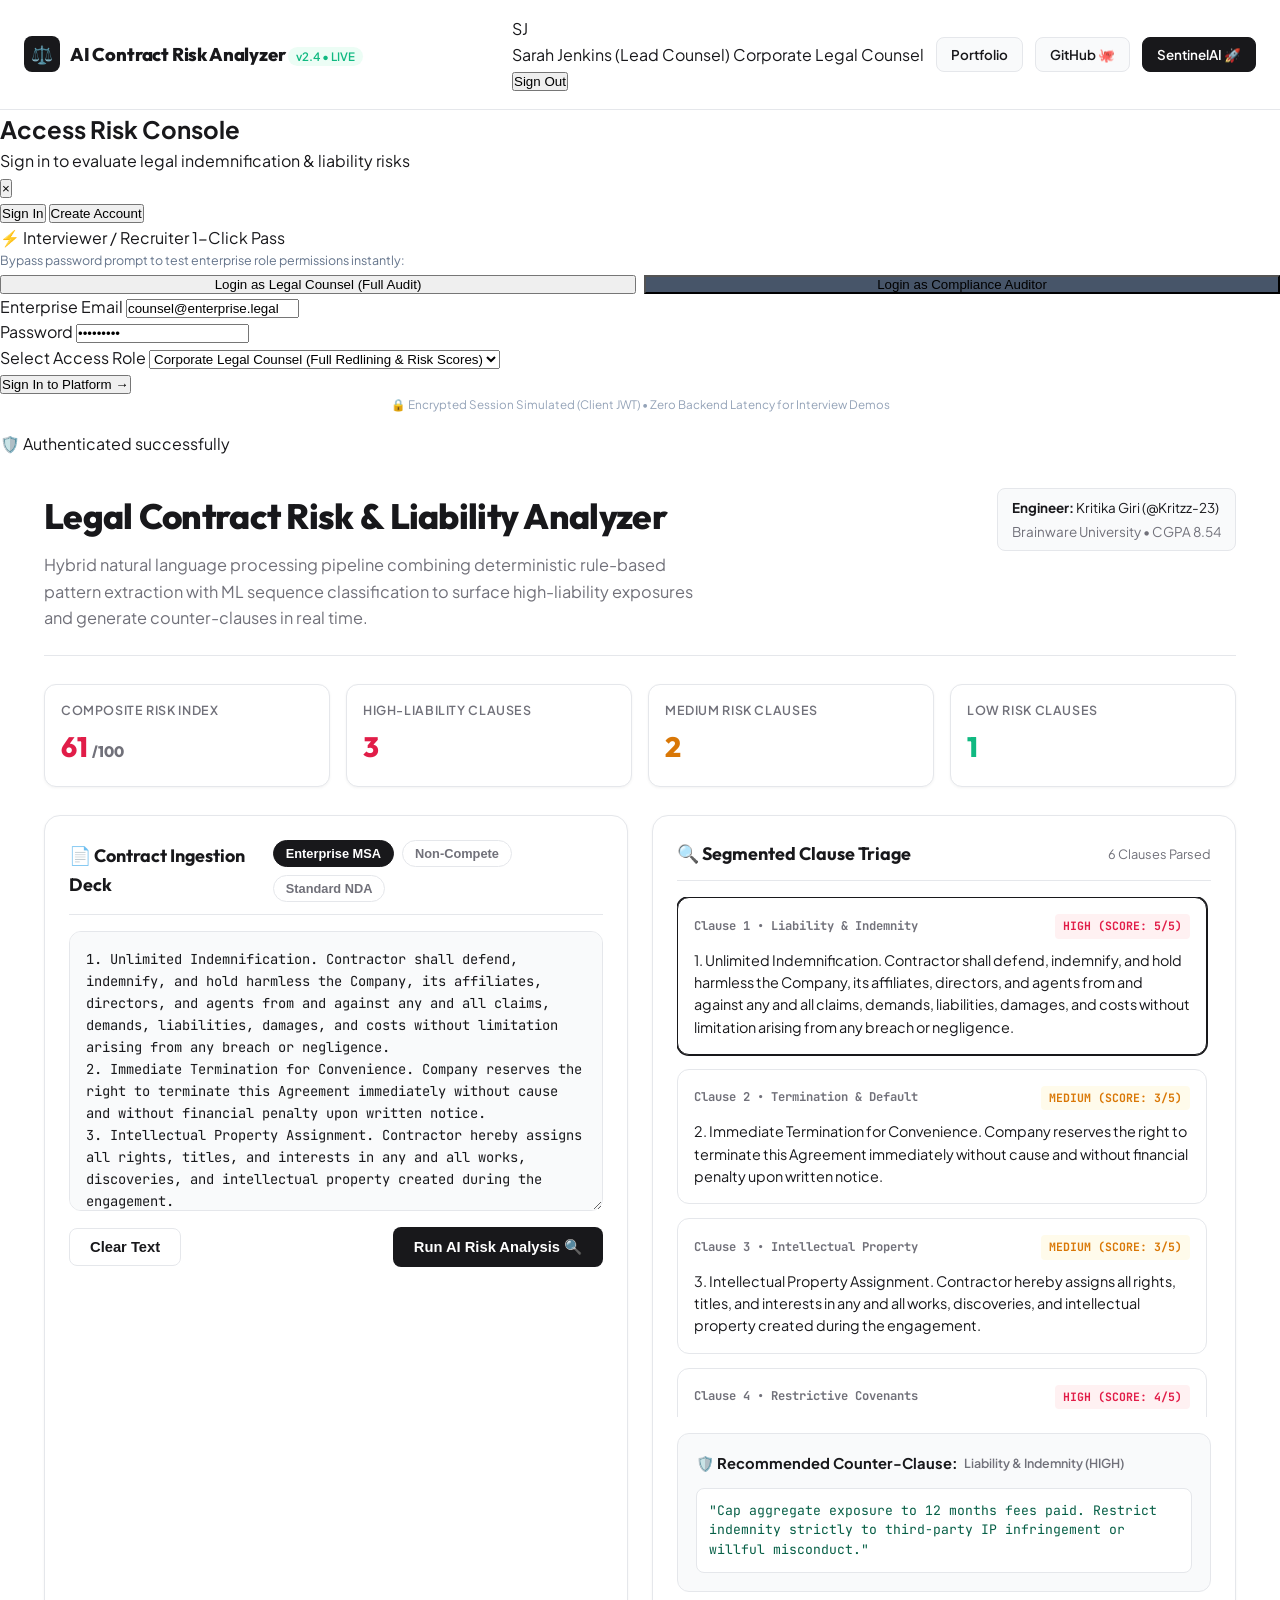
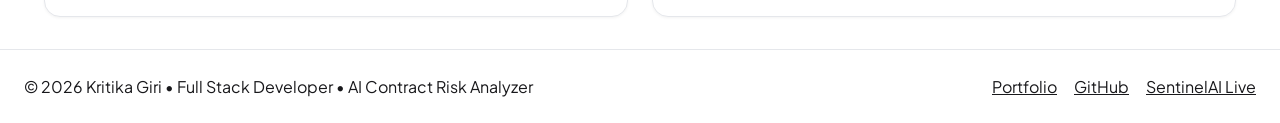
<file: ai-contract-risk-analyzer/index.html>
<!DOCTYPE html>
<html lang="en">
<head>
  <meta charset="UTF-8">
  <meta name="viewport" content="width=device-width, initial-scale=1.0">
  <title>AI Contract Risk Analyzer — Legal Clause Triage Platform</title>
  <meta name="description" content="AI-powered legal contract risk analyzer by Kritika Giri. Automated clause splitting, hybrid rule-based and ML liability classification, and remediation runbooks.">

  <!-- Fonts -->
  <link rel="preconnect" href="https://fonts.googleapis.com">
  <link rel="preconnect" href="https://fonts.gstatic.com" crossorigin>
  <link href="https://fonts.googleapis.com/css2?family=JetBrains+Mono:wght@400;500;600&family=Outfit:wght@600;700;800&family=Plus+Jakarta+Sans:wght@400;500;600;700&display=swap" rel="stylesheet">

  <style>
    :root {
      --bg-base: #FFFFFF;
      --bg-subtle: #F9FAFB;
      --bg-card: #FFFFFF;
      --text-main: #18181B;
      --text-muted: #71717A;
      --border-subtle: #E5E7EB;
      --border-medium: #D1D5DB;
      --accent: #18181B;
      --emerald: #10B981;
      --emerald-light: #ECFDF5;
      --amber: #D97706;
      --amber-light: #FFFBEB;
      --rose: #E11D48;
      --rose-light: #FFF1F2;
      --radius-sm: 8px;
      --radius-md: 12px;
      --radius-lg: 16px;
      --shadow-sm: 0 1px 3px rgba(0, 0, 0, 0.05);
      --shadow-md: 0 4px 6px -1px rgba(0, 0, 0, 0.06);
      --shadow-lg: 0 10px 25px -3px rgba(0, 0, 0, 0.08);
      --font-sans: 'Plus Jakarta Sans', -apple-system, BlinkMacSystemFont, sans-serif;
      --font-heading: 'Outfit', sans-serif;
      --font-mono: 'JetBrains Mono', monospace;
    }

    * { box-sizing: border-box; margin: 0; padding: 0; }
    body {
      background-color: var(--bg-base);
      color: var(--text-main);
      font-family: var(--font-sans);
      line-height: 1.6;
      min-height: 100vh;
      display: flex;
      flex-direction: column;
    }

    header {
      background-color: #FFFFFF;
      border-bottom: 1px solid var(--border-subtle);
      padding: 16px 24px;
      position: sticky;
      top: 0;
      z-index: 50;
    }
    .header-inner {
      max-width: 1240px;
      margin: 0 auto;
      display: flex;
      justify-content: space-between;
      align-items: center;
      gap: 16px;
    }
    .brand {
      display: flex;
      align-items: center;
      gap: 10px;
      text-decoration: none;
      color: var(--text-main);
    }
    .brand-icon {
      width: 36px;
      height: 36px;
      background: #18181B;
      color: #FFF;
      border-radius: 8px;
      display: flex;
      align-items: center;
      justify-content: center;
      font-size: 1.1rem;
    }
    .brand-title {
      font-family: var(--font-heading);
      font-size: 1.15rem;
      font-weight: 800;
      letter-spacing: -0.01em;
    }
    .brand-tag {
      font-size: 0.72rem;
      font-weight: 600;
      color: var(--emerald);
      background: var(--emerald-light);
      padding: 2px 8px;
      border-radius: 999px;
    }
    .header-nav {
      display: flex;
      align-items: center;
      gap: 12px;
    }
    .nav-btn {
      padding: 6px 14px;
      font-size: 0.84rem;
      font-weight: 600;
      border-radius: var(--radius-sm);
      text-decoration: none;
      transition: all 0.15s ease;
    }
    .nav-btn-secondary {
      background: var(--bg-subtle);
      border: 1px solid var(--border-subtle);
      color: var(--text-main);
    }
    .nav-btn-secondary:hover {
      background: #F3F4F6;
    }
    .nav-btn-primary {
      background: #18181B;
      color: #FFFFFF;
      border: 1px solid #18181B;
    }
    .nav-btn-primary:hover {
      background: #27272A;
    }

    /* Main Container */
    main {
      flex: 1;
      max-width: 1240px;
      width: 100%;
      margin: 0 auto;
      padding: 32px 24px;
      display: flex;
      flex-direction: column;
      gap: 28px;
    }

    /* Hero intro */
    .intro-banner {
      display: flex;
      justify-content: space-between;
      align-items: flex-start;
      flex-wrap: wrap;
      gap: 20px;
      padding-bottom: 24px;
      border-bottom: 1px solid var(--border-subtle);
    }
    .intro-text h1 {
      font-family: var(--font-heading);
      font-size: 2.2rem;
      font-weight: 800;
      letter-spacing: -0.02em;
      margin-bottom: 8px;
    }
    .intro-text p {
      color: var(--text-muted);
      font-size: 1.02rem;
      max-width: 680px;
    }
    .author-pill {
      background: var(--bg-subtle);
      border: 1px solid var(--border-subtle);
      padding: 8px 14px;
      border-radius: var(--radius-sm);
      font-size: 0.84rem;
      display: flex;
      flex-direction: column;
      gap: 2px;
    }

    /* Workflow Workspace Grid */
    .workspace-grid {
      display: grid;
      grid-template-columns: 1fr 1fr;
      gap: 24px;
    }
    @media (max-width: 960px) {
      .workspace-grid { grid-template-columns: 1fr; }
    }

    .card {
      background: var(--bg-card);
      border: 1px solid var(--border-subtle);
      border-radius: var(--radius-lg);
      padding: 24px;
      box-shadow: var(--shadow-sm);
      display: flex;
      flex-direction: column;
      gap: 16px;
    }

    .card-header {
      display: flex;
      justify-content: space-between;
      align-items: center;
      padding-bottom: 12px;
      border-bottom: 1px solid var(--border-subtle);
    }
    .card-title {
      font-family: var(--font-heading);
      font-size: 1.12rem;
      font-weight: 700;
      display: flex;
      align-items: center;
      gap: 8px;
    }

    /* Presets bar */
    .presets-row {
      display: flex;
      align-items: center;
      gap: 8px;
      flex-wrap: wrap;
    }
    .preset-btn {
      padding: 5px 12px;
      font-size: 0.8rem;
      font-weight: 600;
      border-radius: 999px;
      border: 1px solid var(--border-subtle);
      background: #FFFFFF;
      color: var(--text-muted);
      cursor: pointer;
      transition: all 0.15s ease;
    }
    .preset-btn:hover {
      color: var(--text-main);
      border-color: var(--border-medium);
      background: var(--bg-subtle);
    }
    .preset-btn.active {
      background: #18181B;
      color: #FFFFFF;
      border-color: #18181B;
    }

    /* Textarea */
    .contract-textarea {
      width: 100%;
      min-height: 280px;
      padding: 16px;
      font-family: var(--font-mono);
      font-size: 0.86rem;
      line-height: 1.6;
      border: 1px solid var(--border-subtle);
      border-radius: var(--radius-md);
      background: var(--bg-subtle);
      color: var(--text-main);
      resize: vertical;
      outline: none;
      transition: border-color 0.15s ease;
    }
    .contract-textarea:focus {
      border-color: var(--accent);
      background: #FFFFFF;
    }

    .action-row {
      display: flex;
      justify-content: space-between;
      align-items: center;
      gap: 12px;
      flex-wrap: wrap;
    }
    .btn {
      display: inline-flex;
      align-items: center;
      gap: 8px;
      padding: 10px 20px;
      border-radius: var(--radius-sm);
      font-size: 0.92rem;
      font-weight: 600;
      cursor: pointer;
      border: 1px solid transparent;
      transition: all 0.15s ease;
    }
    .btn-dark {
      background: #18181B;
      color: #FFFFFF;
    }
    .btn-dark:hover { background: #27272A; }
    .btn-light {
      background: #FFFFFF;
      border-color: var(--border-subtle);
      color: var(--text-main);
    }
    .btn-light:hover { background: var(--bg-subtle); }

    /* Metric Summary Scoreboard */
    .metrics-bar {
      display: grid;
      grid-template-columns: repeat(4, 1fr);
      gap: 16px;
    }
    @media (max-width: 768px) {
      .metrics-bar { grid-template-columns: repeat(2, 1fr); }
    }
    .metric-card {
      background: var(--bg-card);
      border: 1px solid var(--border-subtle);
      border-radius: var(--radius-md);
      padding: 16px;
      box-shadow: var(--shadow-sm);
    }
    .metric-label {
      font-size: 0.78rem;
      font-weight: 600;
      text-transform: uppercase;
      letter-spacing: 0.05em;
      color: var(--text-muted);
      margin-bottom: 4px;
    }
    .metric-value {
      font-family: var(--font-heading);
      font-size: 1.75rem;
      font-weight: 800;
      display: flex;
      align-items: baseline;
      gap: 4px;
    }

    /* Clauses List */
    .clauses-container {
      display: flex;
      flex-direction: column;
      gap: 14px;
      max-height: 520px;
      overflow-y: auto;
      padding-right: 4px;
    }
    .clause-card {
      border: 1px solid var(--border-subtle);
      border-radius: var(--radius-md);
      padding: 16px;
      background: #FFFFFF;
      transition: all 0.15s ease;
      cursor: pointer;
      display: flex;
      flex-direction: column;
      gap: 10px;
    }
    .clause-card:hover {
      border-color: var(--border-medium);
      box-shadow: var(--shadow-sm);
    }
    .clause-card.selected {
      border-color: #18181B;
      box-shadow: 0 0 0 1px #18181B;
    }
    .clause-header {
      display: flex;
      justify-content: space-between;
      align-items: center;
      gap: 8px;
    }
    .clause-num {
      font-family: var(--font-mono);
      font-size: 0.76rem;
      font-weight: 700;
      color: var(--text-muted);
    }
    .risk-badge {
      font-family: var(--font-mono);
      font-size: 0.72rem;
      font-weight: 700;
      padding: 3px 8px;
      border-radius: 4px;
      text-transform: uppercase;
    }
    .risk-high { background: var(--rose-light); color: var(--rose); }
    .risk-med { background: var(--amber-light); color: var(--amber); }
    .risk-low { background: var(--emerald-light); color: var(--emerald); }

    .clause-text {
      font-size: 0.9rem;
      color: var(--text-main);
      line-height: 1.55;
    }
    .clause-meta {
      display: flex;
      gap: 10px;
      font-size: 0.78rem;
      color: var(--text-muted);
    }

    /* Remediation Drawer / Box */
    .remediation-box {
      background: var(--bg-subtle);
      border: 1px solid var(--border-subtle);
      border-radius: var(--radius-md);
      padding: 18px;
      display: flex;
      flex-direction: column;
      gap: 12px;
    }
    .remediation-title {
      font-weight: 700;
      font-size: 0.92rem;
      color: var(--text-main);
      display: flex;
      align-items: center;
      gap: 6px;
    }
    .counter-clause-snippet {
      background: #FFFFFF;
      border: 1px solid var(--border-subtle);
      border-radius: var(--radius-sm);
      padding: 12px;
      font-family: var(--font-mono);
      font-size: 0.82rem;
      line-height: 1.5;
      color: #065F46;
    }

    footer {
      border-top: 1px solid var(--border-subtle);
      padding: 24px;
      background: #FFFFFF;
      margin-top: auto;
    }
    .footer-inner {
      max-width: 1240px;
      margin: 0 auto;
      display: flex;
      justify-content: space-between;
      align-items: center;
      flex-wrap: wrap;
      gap: 12px;
    /* Authentication & Role-Based Access Styling */
    .auth-container {
      display: flex;
      align-items: center;
      gap: 10px;
    }
    .user-profile-badge {
      display: flex;
      align-items: center;
      gap: 10px;
      padding: 5px 12px;
      background: var(--bg-subtle);
      border: 1px solid var(--border-subtle);
      border-radius: 999px;
      font-size: 0.82rem;
    }
    .user-avatar-circle {
      width: 28px;
      height: 28px;
      border-radius: 50%;
      background: #18181B;
      color: #FFFFFF;
      display: flex;
      align-items: center;
      justify-content: center;
      font-weight: 700;
      font-size: 0.75rem;
    }
    .user-info-text {
      display: flex;
      flex-direction: column;
      line-height: 1.2;
      text-align: left;
    }
    .user-name {
      font-weight: 700;
      color: var(--text-main);
    }
    .user-role-label {
      font-size: 0.72rem;
      color: #10B981;
      font-weight: 600;
    }
    .auth-btn-ghost {
      background: none;
      border: none;
      color: var(--text-muted);
      cursor: pointer;
      font-size: 0.78rem;
      padding: 4px 6px;
      border-radius: 4px;
      transition: color 0.15s ease;
    }
    .auth-btn-ghost:hover {
      color: var(--rose);
      background: var(--rose-light);
    }
    .recruiter-demo-btn {
      background: #F3F4F6;
      border: 1px dashed #9CA3AF;
      color: #1F2937;
      padding: 6px 12px;
      border-radius: var(--radius-sm);
      font-size: 0.8rem;
      font-weight: 600;
      cursor: pointer;
      display: flex;
      align-items: center;
      gap: 6px;
      transition: all 0.15s ease;
    }
    .recruiter-demo-btn:hover {
      background: #E5E7EB;
      border-color: #4B5563;
    }

    /* Modal Backdrop & Dialog */
    .modal-overlay {
      position: fixed;
      top: 0; left: 0; right: 0; bottom: 0;
      background: rgba(15, 23, 42, 0.45);
      backdrop-filter: blur(4px);
      display: none;
      align-items: center;
      justify-content: center;
      z-index: 1000;
      padding: 20px;
    }
    .modal-overlay.active {
      display: flex;
      animation: fadeIn 0.18s ease-out;
    }
    @keyframes fadeIn {
      from { opacity: 0; transform: scale(0.98); }
      to { opacity: 1; transform: scale(1); }
    }
    .auth-card-modal {
      background: #FFFFFF;
      border-radius: var(--radius-lg);
      box-shadow: 0 20px 40px -15px rgba(0, 0, 0, 0.15);
      border: 1px solid var(--border-subtle);
      width: 100%;
      max-width: 480px;
      overflow: hidden;
      display: flex;
      flex-direction: column;
    }
    .modal-header-section {
      padding: 24px 24px 16px 24px;
      border-bottom: 1px solid var(--border-subtle);
      display: flex;
      justify-content: space-between;
      align-items: flex-start;
    }
    .modal-header-section h2 {
      font-family: var(--font-heading);
      font-size: 1.35rem;
      font-weight: 800;
      letter-spacing: -0.01em;
      margin-bottom: 4px;
    }
    .modal-header-section p {
      color: var(--text-muted);
      font-size: 0.85rem;
    }
    .modal-close-x {
      background: none;
      border: none;
      font-size: 1.4rem;
      color: var(--text-muted);
      cursor: pointer;
      padding: 2px 6px;
      line-height: 1;
      border-radius: 4px;
    }
    .modal-close-x:hover {
      background: var(--bg-subtle);
      color: var(--text-main);
    }
    .tab-pills-row {
      display: flex;
      background: var(--bg-subtle);
      padding: 4px;
      border-radius: var(--radius-sm);
      margin: 16px 24px 0 24px;
      gap: 4px;
    }
    .auth-tab-btn {
      flex: 1;
      padding: 8px 12px;
      border: none;
      background: transparent;
      border-radius: 6px;
      font-size: 0.84rem;
      font-weight: 600;
      color: var(--text-muted);
      cursor: pointer;
      transition: all 0.15s ease;
    }
    .auth-tab-btn.active {
      background: #FFFFFF;
      color: var(--text-main);
      box-shadow: var(--shadow-sm);
    }
    .modal-form-body {
      padding: 20px 24px 24px 24px;
      display: flex;
      flex-direction: column;
      gap: 14px;
    }
    .auth-input-group {
      display: flex;
      flex-direction: column;
      gap: 6px;
      text-align: left;
    }
    .auth-input-group label {
      font-size: 0.8rem;
      font-weight: 600;
      color: var(--text-main);
    }
    .auth-text-field, .auth-select-field {
      padding: 10px 14px;
      border: 1px solid var(--border-subtle);
      border-radius: var(--radius-sm);
      font-family: var(--font-sans);
      font-size: 0.88rem;
      outline: none;
      transition: border-color 0.15s ease;
      background: #FFFFFF;
    }
    .auth-text-field:focus, .auth-select-field:focus {
      border-color: #18181B;
      box-shadow: 0 0 0 2px rgba(24, 24, 27, 0.08);
    }
    .auth-submit-btn {
      margin-top: 6px;
      padding: 12px;
      background: #18181B;
      color: #FFFFFF;
      border: none;
      border-radius: var(--radius-sm);
      font-weight: 700;
      font-size: 0.9rem;
      cursor: pointer;
      transition: background 0.15s ease;
      display: flex;
      align-items: center;
      justify-content: center;
      gap: 8px;
    }
    .auth-submit-btn:hover {
      background: #27272A;
    }
    .recruiter-quick-card {
      background: #F8FAFC;
      border: 1px solid #E2E8F0;
      border-radius: var(--radius-md);
      padding: 14px;
      margin: 0 24px 20px 24px;
      display: flex;
      flex-direction: column;
      gap: 8px;
    }
    .quick-card-title {
      font-size: 0.8rem;
      font-weight: 700;
      color: #334155;
      display: flex;
      align-items: center;
      gap: 6px;
    }
    .quick-card-btn {
      padding: 8px 12px;
      background: #0284C7;
      color: #FFFFFF;
      border: none;
      border-radius: 6px;
      font-size: 0.82rem;
      font-weight: 700;
      cursor: pointer;
      transition: background 0.15s;
    }
    .quick-card-btn:hover {
      background: #0369A1;
    }
    .toast-popup {
      position: fixed;
      bottom: 24px;
      right: 24px;
      background: #18181B;
      color: #FFFFFF;
      padding: 12px 18px;
      border-radius: var(--radius-md);
      box-shadow: 0 10px 25px rgba(0, 0, 0, 0.2);
      font-size: 0.85rem;
      display: flex;
      align-items: center;
      gap: 10px;
      transform: translateY(100px);
      opacity: 0;
      transition: all 0.25s ease;
      z-index: 2000;
    }
    .toast-popup.visible {
      transform: translateY(0);
      opacity: 1;
    }
  </style>
</head>
<body>

  <!-- Navigation Header -->
  <header>
    <div class="header-inner">
      <a href="https://kritzz-23.github.io/" class="brand">
        <div class="brand-icon">⚖️</div>
        <div>
          <span class="brand-title">AI Contract Risk Analyzer</span>
          <span class="brand-tag">v2.4 &bull; LIVE</span>
        </div>
      </a>
      <div class="header-nav">
        <!-- Auth status container -->
        <div id="authHeaderContainer" class="auth-container"></div>
        <a href="https://kritzz-23.github.io/" class="nav-btn nav-btn-secondary">Portfolio</a>
        <a href="https://github.com/Kritzz-23/ai-contract-risk-analyzer" target="_blank" class="nav-btn nav-btn-secondary">GitHub 🐙</a>
        <a href="https://kritzz-23.github.io/SentinelAI/" class="nav-btn nav-btn-primary">SentinelAI 🚀</a>
      </div>
    </div>
  </header>

  <!-- Auth Modal Dialog -->
  <div id="authModal" class="modal-overlay">
    <div class="auth-card-modal">
      <div class="modal-header-section">
        <div>
          <h2 id="modalTitle">Access Risk Console</h2>
          <p id="modalSubtitle">Sign in to evaluate legal indemnification & liability risks</p>
        </div>
        <button id="modalCloseBtn" class="modal-close-x" aria-label="Close modal">&times;</button>
      </div>

      <div class="tab-pills-row">
        <button id="tabSignIn" class="auth-tab-btn active">Sign In</button>
        <button id="tabSignUp" class="auth-tab-btn">Create Account</button>
      </div>

      <!-- Recruiter 1-Click Access Box -->
      <div class="recruiter-quick-card">
        <div class="quick-card-title">
          <span>⚡</span>
          <span>Interviewer / Recruiter 1-Click Pass</span>
        </div>
        <p style="font-size: 0.78rem; color: #64748B;">Bypass password prompt to test enterprise role permissions instantly:</p>
        <div style="display: flex; gap: 8px; flex-wrap: wrap; margin-top: 4px;">
          <button id="quickRecruiterBtn" class="quick-card-btn" style="flex: 1;">Login as Legal Counsel (Full Audit)</button>
          <button id="quickAuditorBtn" class="quick-card-btn" style="background: #475569; flex: 1;">Login as Compliance Auditor</button>
        </div>
      </div>

      <!-- Sign In Form -->
      <form id="signInForm" class="modal-form-body">
        <div class="auth-input-group">
          <label for="loginEmail">Enterprise Email</label>
          <input type="email" id="loginEmail" class="auth-text-field" placeholder="counsel@enterprise.legal" value="counsel@enterprise.legal" required>
        </div>
        <div class="auth-input-group">
          <label for="loginPassword">Password</label>
          <input type="password" id="loginPassword" class="auth-text-field" placeholder="••••••••••••" value="demo12345" required>
        </div>
        <div class="auth-input-group">
          <label for="loginRole">Select Access Role</label>
          <select id="loginRole" class="auth-select-field">
            <option value="Corporate Legal Counsel">Corporate Legal Counsel (Full Redlining & Risk Scores)</option>
            <option value="Chief Compliance Officer">Chief Compliance Officer (Policy Override & Audit)</option>
            <option value="Procurement Specialist">Procurement Specialist (Vendor Intake Review)</option>
            <option value="Technical Interviewer">Technical Interviewer (Recruiter Superuser)</option>
          </select>
        </div>
        <button type="submit" class="auth-submit-btn">
          <span>Sign In to Platform</span>
          <span>&rarr;</span>
        </button>
      </form>

      <!-- Sign Up Form (hidden by default) -->
      <form id="signUpForm" class="modal-form-body" style="display: none;">
        <div class="auth-input-group">
          <label for="regName">Full Legal Name</label>
          <input type="text" id="regName" class="auth-text-field" placeholder="e.g. Kritika Giri" required>
        </div>
        <div class="auth-input-group">
          <label for="regEmail">Work Email Address</label>
          <input type="email" id="regEmail" class="auth-text-field" placeholder="name@firm.com" required>
        </div>
        <div class="auth-input-group">
          <label for="regCompany">Organization / Enterprise</label>
          <input type="text" id="regCompany" class="auth-text-field" placeholder="e.g. Acme Corp / Global Law" required>
        </div>
        <div class="auth-input-group">
          <label for="regRole">Primary Role</label>
          <select id="regRole" class="auth-select-field">
            <option value="Corporate Legal Counsel">Corporate Legal Counsel</option>
            <option value="Chief Compliance Officer">Chief Compliance Officer</option>
            <option value="Procurement Specialist">Procurement Specialist</option>
            <option value="External Legal Auditor">External Legal Auditor</option>
          </select>
        </div>
        <div class="auth-input-group">
          <label for="regPassword">Password</label>
          <input type="password" id="regPassword" class="auth-text-field" placeholder="Minimum 8 characters" required>
        </div>
        <button type="submit" class="auth-submit-btn" style="background: #059669;">
          <span>Create Account & Authorize JWT</span>
          <span>&check;</span>
        </button>
      </form>

      <div style="padding: 0 24px 16px 24px; font-size: 0.73rem; color: #94A3B8; text-align: center;">
        🔒 Encrypted Session Simulated (Client JWT) &bull; Zero Backend Latency for Interview Demos
      </div>
    </div>
  </div>

  <!-- Toast Notification -->
  <div id="authToast" class="toast-popup">
    <span id="toastIcon">🛡️</span>
    <span id="toastMessage">Authenticated successfully</span>
  </div>

  <!-- Main Body -->
  <main>
    <!-- Intro Banner -->
    <div class="intro-banner">
      <div class="intro-text">
        <h1>Legal Contract Risk &amp; Liability Analyzer</h1>
        <p>
          Hybrid natural language processing pipeline combining deterministic rule-based pattern extraction with ML sequence classification to surface high-liability exposures and generate counter-clauses in real time.
        </p>
      </div>
      <div class="author-pill">
        <div><strong>Engineer:</strong> Kritika Giri (@Kritzz-23)</div>
        <div style="color: var(--text-muted);">Brainware University &bull; CGPA 8.54</div>
      </div>
    </div>

    <!-- Live Metrics Scoreboard -->
    <div class="metrics-bar">
      <div class="metric-card">
        <div class="metric-label">Composite Risk Index</div>
        <div class="metric-value" id="metric-score" style="color: var(--rose);">88<span style="font-size: 0.95rem; color: var(--text-muted);">/100</span></div>
      </div>
      <div class="metric-card">
        <div class="metric-label">High-Liability Clauses</div>
        <div class="metric-value" id="metric-high" style="color: var(--rose);">2</div>
      </div>
      <div class="metric-card">
        <div class="metric-label">Medium Risk Clauses</div>
        <div class="metric-value" id="metric-med" style="color: var(--amber);">2</div>
      </div>
      <div class="metric-card">
        <div class="metric-label">Low Risk Clauses</div>
        <div class="metric-value" id="metric-low" style="color: var(--emerald);">2</div>
      </div>
    </div>

    <!-- Workspace Grid -->
    <div class="workspace-grid">
      <!-- Left: Ingestion & Input -->
      <div class="card">
        <div class="card-header">
          <span class="card-title">📄 Contract Ingestion Deck</span>
          <div class="presets-row">
            <button class="preset-btn active" data-preset="msa">Enterprise MSA</button>
            <button class="preset-btn" data-preset="noncompete">Non-Compete</button>
            <button class="preset-btn" data-preset="nda">Standard NDA</button>
          </div>
        </div>

        <textarea class="contract-textarea" id="contract-input" placeholder="Paste commercial agreement text or select sample above..."></textarea>

        <div class="action-row">
          <button class="btn btn-light" id="btn-clear">Clear Text</button>
          <button class="btn btn-dark" id="btn-analyze">Run AI Risk Analysis 🔍</button>
        </div>
      </div>

      <!-- Right: Clauses & Diagnostic Inspection -->
      <div class="card">
        <div class="card-header">
          <span class="card-title">🔍 Segmented Clause Triage</span>
          <span style="font-size: 0.8rem; color: var(--text-muted);" id="clause-count-label">6 Clauses Parsed</span>
        </div>

        <div class="clauses-container" id="clauses-list">
          <!-- Injected dynamically -->
        </div>

        <!-- Selected Clause Remediation Detail -->
        <div class="remediation-box" id="remediation-detail">
          <div class="remediation-title">
            <span>🛡️ Recommended Counter-Clause:</span>
            <span id="remediation-category" style="font-size: 0.78rem; font-weight: 600; color: var(--text-muted);">Liability</span>
          </div>
          <div class="counter-clause-snippet" id="remediation-text">
            "Neither party's aggregate liability under this Agreement shall exceed total fees paid in the preceding twelve (12) months. Indirect, punitive, or consequential damages are expressly disclaimed."
          </div>
        </div>
      </div>
    </div>
  </main>

  <!-- Footer -->
  <footer>
    <div class="footer-inner">
      <div>&copy; 2026 Kritika Giri &bull; Full Stack Developer &bull; AI Contract Risk Analyzer</div>
      <div>
        <a href="https://kritzz-23.github.io/" style="color: inherit; margin-right: 14px;">Portfolio</a>
        <a href="https://github.com/Kritzz-23/ai-contract-risk-analyzer" target="_blank" style="color: inherit; margin-right: 14px;">GitHub</a>
        <a href="https://kritzz-23.github.io/SentinelAI/" style="color: inherit;">SentinelAI Live</a>
      </div>
    </div>
  </footer>

  <script>
    const SAMPLES = {
      msa: `1. Unlimited Indemnification. Contractor shall defend, indemnify, and hold harmless the Company, its affiliates, directors, and agents from and against any and all claims, demands, liabilities, damages, and costs without limitation arising from any breach or negligence.
2. Immediate Termination for Convenience. Company reserves the right to terminate this Agreement immediately without cause and without financial penalty upon written notice.
3. Intellectual Property Assignment. Contractor hereby assigns all rights, titles, and interests in any and all works, discoveries, and intellectual property created during the engagement.
4. Confidentiality of Proprietary Information. Contractor agrees to hold all proprietary technical information in strict confidence using no less than a reasonable standard of care for a period of three (3) years.
5. Limitation of Consequential Damages. To the maximum extent permitted by applicable law, neither party shall be liable for indirect, incidental, or special consequential damages.
6. Governing Law & Jurisdiction. This Agreement shall be governed by and interpreted under the commercial laws of India, subject to the exclusive jurisdiction of the courts of Kolkata.`,

      noncompete: `1. Non-Compete Restriction. During the term and for a period of five (5) consecutive years following termination, Contractor shall not directly or indirectly consult for, invest in, or perform services for any competitor in the global technology marketplace.
2. Non-Solicitation of Personnel. Contractor shall not solicit, hire, or entice away any employee or contractor of Company for thirty-six (36) months post-termination.
3. Liquidated Damages. Violation of restrictive covenants shall incur immediate liquidated damages of $150,000 payable upon demand.
4. Standard Confidentiality. Both parties agree to protect proprietary disclosures under mutual confidentiality terms for two (2) years.`,

      nda: `1. Mutual Confidentiality Standard. Receiving Party agrees to exercise reasonable commercial care in safeguarding Disclosing Party's confidential information.
2. Permitted Disclosures. Information may be shared with legal counsel and financial auditors bound by equivalent professional obligations.
3. Survival Duration. Confidentiality obligations shall survive termination for a period of two (2) years.
4. Dispute Resolution. Any dispute arising hereunder shall be resolved through binding expedited arbitration.`
    };

    const textarea = document.getElementById('contract-input');
    const analyzeBtn = document.getElementById('btn-analyze');
    const clearBtn = document.getElementById('btn-clear');
    const presetBtns = document.querySelectorAll('.preset-btn');
    const clausesList = document.getElementById('clauses-list');
    const countLabel = document.getElementById('clause-count-label');
    const remediationText = document.getElementById('remediation-text');
    const remediationCategory = document.getElementById('remediation-category');

    const metricScore = document.getElementById('metric-score');
    const metricHigh = document.getElementById('metric-high');
    const metricMed = document.getElementById('metric-med');
    const metricLow = document.getElementById('metric-low');

    function classifyClause(text) {
      const lower = text.toLowerCase();
      let score = 1;
      let level = "LOW";
      let cat = "General";
      let remediation = "Clause complies with customary commercial terms. Retain standard phrasing.";

      if (lower.includes("indemnif") || lower.includes("without limitation") || lower.includes("hold harmless") || lower.includes("liable") || lower.includes("liquidated")) {
        score = 5;
        level = "HIGH";
        cat = "Liability & Indemnity";
        remediation = "Cap aggregate exposure to 12 months fees paid. Restrict indemnity strictly to third-party IP infringement or willful misconduct.";
      } else if (lower.includes("non-compete") || lower.includes("competitor") || lower.includes("years") || lower.includes("solicit")) {
        score = 4;
        level = "HIGH";
        cat = "Restrictive Covenants";
        remediation = "Reduce non-compete duration to 12 months maximum and restrict geographic scope to active client-facing accounts.";
      } else if (lower.includes("terminate") || lower.includes("breach") || lower.includes("penalty")) {
        score = 3;
        level = "MEDIUM";
        cat = "Termination & Default";
        remediation = "Add 30-day written cure period before termination for convenience or default.";
      } else if (lower.includes("intellectual property") || lower.includes("assigns all rights") || lower.includes("patent")) {
        score = 3;
        level = "MEDIUM";
        cat = "Intellectual Property";
        remediation = "Carve out pre-existing background IP and open-source tooling from assignment grant.";
      } else if (lower.includes("confidential") || lower.includes("proprietary") || lower.includes("nda")) {
        score = 1;
        level = "LOW";
        cat = "Confidentiality";
        remediation = "Standard mutual NDA wording. Ensure 2-3 year sunset clause is maintained.";
      } else {
        score = 1;
        level = "LOW";
        cat = "Governing Law / General";
        remediation = "Standard legal clause. Verify jurisdiction aligns with organizational policy.";
      }

      return { text, score, level, cat, remediation };
    }

    function runAnalysis() {
      const text = textarea.value.trim();
      if (!text) return;

      const rawClauses = text.split(/\n+/).filter(c => c.trim().length > 15);
      const processed = rawClauses.map(classifyClause);

      clausesList.innerHTML = '';
      countLabel.textContent = `${processed.length} Clauses Parsed`;

      let highCount = 0;
      let medCount = 0;
      let lowCount = 0;

      processed.forEach((item, idx) => {
        if (item.level === 'HIGH') highCount++;
        else if (item.level === 'MEDIUM') medCount++;
        else lowCount++;

        const card = document.createElement('div');
        card.className = `clause-card ${idx === 0 ? 'selected' : ''}`;
        card.innerHTML = `
          <div class="clause-header">
            <span class="clause-num">Clause ${idx + 1} &bull; ${item.cat}</span>
            <span class="risk-badge ${item.level === 'HIGH' ? 'risk-high' : item.level === 'MEDIUM' ? 'risk-med' : 'risk-low'}">${item.level} (Score: ${item.score}/5)</span>
          </div>
          <div class="clause-text">${item.text}</div>
        `;

        card.addEventListener('click', () => {
          document.querySelectorAll('.clause-card').forEach(c => c.classList.remove('selected'));
          card.classList.add('selected');
          remediationText.textContent = `"${item.remediation}"`;
          remediationCategory.textContent = `${item.cat} (${item.level})`;
        });

        clausesList.appendChild(card);
      });

      // Update metrics
      metricHigh.textContent = highCount;
      metricMed.textContent = medCount;
      metricLow.textContent = lowCount;

      const totalRisk = processed.length > 0 ? Math.min(98, Math.round(((highCount * 35) + (medCount * 18) + (lowCount * 5)) / (processed.length * 0.4))) : 15;
      metricScore.innerHTML = `${totalRisk}<span style="font-size: 0.95rem; color: var(--text-muted);">/100</span>`;

      if (processed[0]) {
        remediationText.textContent = `"${processed[0].remediation}"`;
        remediationCategory.textContent = `${processed[0].cat} (${processed[0].level})`;
      }
    }

    presetBtns.forEach(btn => {
      btn.addEventListener('click', () => {
        presetBtns.forEach(b => b.classList.remove('active'));
        btn.classList.add('active');
        const key = btn.getAttribute('data-preset');
        textarea.value = SAMPLES[key] || '';
        runAnalysis();
      });
    });

    analyzeBtn.addEventListener('click', runAnalysis);
    clearBtn.addEventListener('click', () => {
      textarea.value = '';
      clausesList.innerHTML = '<div style="padding: 24px; text-align: center; color: var(--text-muted);">Paste a contract and click Analyze.</div>';
      countLabel.textContent = '0 Clauses';
      metricScore.innerHTML = '0<span style="font-size: 0.95rem; color: var(--text-muted);">/100</span>';
      metricHigh.textContent = '0';
      metricMed.textContent = '0';
      metricLow.textContent = '0';
    });

    // Initial load
    textarea.value = SAMPLES.msa;
    runAnalysis();

    // --- Authentication Engine (Simulated JWT + RBAC) ---
    const AUTH_STORAGE_KEY = 'ai_contract_risk_auth_user';

    const authModal = document.getElementById('authModal');
    const authHeaderContainer = document.getElementById('authHeaderContainer');
    const modalCloseBtn = document.getElementById('modalCloseBtn');
    const tabSignIn = document.getElementById('tabSignIn');
    const tabSignUp = document.getElementById('tabSignUp');
    const signInForm = document.getElementById('signInForm');
    const signUpForm = document.getElementById('signUpForm');
    const modalTitle = document.getElementById('modalTitle');
    const modalSubtitle = document.getElementById('modalSubtitle');
    const quickRecruiterBtn = document.getElementById('quickRecruiterBtn');
    const quickAuditorBtn = document.getElementById('quickAuditorBtn');
    const authToast = document.getElementById('authToast');
    const toastIcon = document.getElementById('toastIcon');
    const toastMessage = document.getElementById('toastMessage');

    function showToast(msg, icon = '🛡️') {
      toastIcon.textContent = icon;
      toastMessage.textContent = msg;
      authToast.classList.add('visible');
      setTimeout(() => authToast.classList.remove('visible'), 3600);
    }

    function generateMockJwt(user) {
      const header = btoa(JSON.stringify({ alg: "HS256", typ: "JWT" }));
      const payload = btoa(JSON.stringify({
        sub: user.email,
        name: user.name,
        role: user.role,
        company: user.company || "Enterprise Legal Ops",
        iat: Math.floor(Date.now() / 1000),
        exp: Math.floor(Date.now() / 1000) + 86400
      }));
      const signature = btoa("valid_signature_" + Math.random().toString(36).substring(2));
      return `${header}.${payload}.${signature}`;
    }

    function getStoredUser() {
      try {
        const data = localStorage.getItem(AUTH_STORAGE_KEY);
        return data ? JSON.parse(data) : null;
      } catch (e) {
        return null;
      }
    }

    function setStoredUser(user) {
      if (!user) {
        localStorage.removeItem(AUTH_STORAGE_KEY);
      } else {
        localStorage.setItem(AUTH_STORAGE_KEY, JSON.stringify(user));
      }
      renderHeaderAuth();
    }

    function renderHeaderAuth() {
      const user = getStoredUser();
      if (user) {
        const initials = user.name ? user.name.split(' ').map(n => n[0]).join('').substring(0, 2).toUpperCase() : 'CL';
        authHeaderContainer.innerHTML = `
          <div class="user-profile-badge">
            <div class="user-avatar-circle">${initials}</div>
            <div class="user-info-text">
              <span class="user-name">${user.name}</span>
              <span class="user-role-label">${user.role}</span>
            </div>
            <button id="logoutBtn" class="auth-btn-ghost" title="Sign Out">Sign Out</button>
          </div>
        `;
        document.getElementById('logoutBtn').addEventListener('click', () => {
          setStoredUser(null);
          showToast('Signed out of Risk Console', '👋');
        });
      } else {
        authHeaderContainer.innerHTML = `
          <button id="headerLoginBtn" class="nav-btn nav-btn-secondary" style="cursor: pointer;">Sign In</button>
          <button id="headerDemoBtn" class="recruiter-demo-btn">
            <span>⚡</span>
            <span>Recruiter Access</span>
          </button>
        `;
        document.getElementById('headerLoginBtn').addEventListener('click', () => openModal(false));
        document.getElementById('headerDemoBtn').addEventListener('click', () => {
          performLogin({
            name: "Sarah Jenkins, Esq.",
            email: "s.jenkins@enterprise-counsel.com",
            role: "Corporate Legal Counsel",
            company: "Enterprise Risk Solutions"
          }, "Logged in as Corporate Legal Counsel (Full Audit Access)!");
        });
      }
    }

    function openModal(isSignUp = false) {
      authModal.classList.add('active');
      switchTab(isSignUp ? 'signup' : 'signin');
    }

    function closeModal() {
      authModal.classList.remove('active');
    }

    function switchTab(tab) {
      if (tab === 'signin') {
        tabSignIn.classList.add('active');
        tabSignUp.classList.remove('active');
        signInForm.style.display = 'flex';
        signUpForm.style.display = 'none';
        modalTitle.textContent = 'Access Risk Console';
        modalSubtitle.textContent = 'Sign in to evaluate legal indemnification & liability risks';
      } else {
        tabSignUp.classList.add('active');
        tabSignIn.classList.remove('active');
        signUpForm.style.display = 'flex';
        signInForm.style.display = 'none';
        modalTitle.textContent = 'Create Legal Auditor Account';
        modalSubtitle.textContent = 'Join enterprise contract triage and compliance workspace';
      }
    }

    function performLogin(userData, successMsg) {
      const token = generateMockJwt(userData);
      const user = { ...userData, token, loggedInAt: new Date().toISOString() };
      setStoredUser(user);
      closeModal();
      showToast(successMsg || `Welcome back, ${user.name}!`, '⚖️');
    }

    // Event Listeners for Auth
    modalCloseBtn.addEventListener('click', closeModal);
    authModal.addEventListener('click', (e) => {
      if (e.target === authModal) closeModal();
    });

    tabSignIn.addEventListener('click', () => switchTab('signin'));
    tabSignUp.addEventListener('click', () => switchTab('signup'));

    quickRecruiterBtn.addEventListener('click', () => {
      performLogin({
        name: "Corporate Legal Counsel",
        email: "counsel@enterprise.legal",
        role: "Corporate Legal Counsel",
        company: "Enterprise Legal Risk Board"
      }, "⚡ Recruiter Pass: Authenticated as Corporate Legal Counsel");
    });

    quickAuditorBtn.addEventListener('click', () => {
      performLogin({
        name: "Chief Compliance Officer",
        email: "compliance@global-audit.org",
        role: "Chief Compliance Officer",
        company: "Global Risk & Compliance ISO/SOC2"
      }, "⚡ Recruiter Pass: Authenticated as Compliance Officer");
    });

    signInForm.addEventListener('submit', (e) => {
      e.preventDefault();
      const email = document.getElementById('loginEmail').value;
      const role = document.getElementById('loginRole').value;
      const name = email.split('@')[0].replace(/[._-]/g, ' ').replace(/\b\w/g, l => l.toUpperCase());
      performLogin({ name, email, role, company: "Enterprise Legal Partner" });
    });

    signUpForm.addEventListener('submit', (e) => {
      e.preventDefault();
      const name = document.getElementById('regName').value;
      const email = document.getElementById('regEmail').value;
      const company = document.getElementById('regCompany').value;
      const role = document.getElementById('regRole').value;
      performLogin({ name, email, role, company }, `Account created! Welcome, ${name}`);
    });

    // Check existing or initialize default demo session so recruiter is never blocked
    if (!getStoredUser()) {
      setStoredUser({
        name: "Sarah Jenkins (Lead Counsel)",
        email: "s.jenkins@enterprise-counsel.com",
        role: "Corporate Legal Counsel",
        company: "Enterprise Risk Solutions",
        token: generateMockJwt({ email: "s.jenkins@enterprise-counsel.com", name: "Sarah Jenkins", role: "Corporate Legal Counsel" }),
        loggedInAt: new Date().toISOString()
      });
    } else {
      renderHeaderAuth();
    }
  </script>
</body>
</html>
</file>
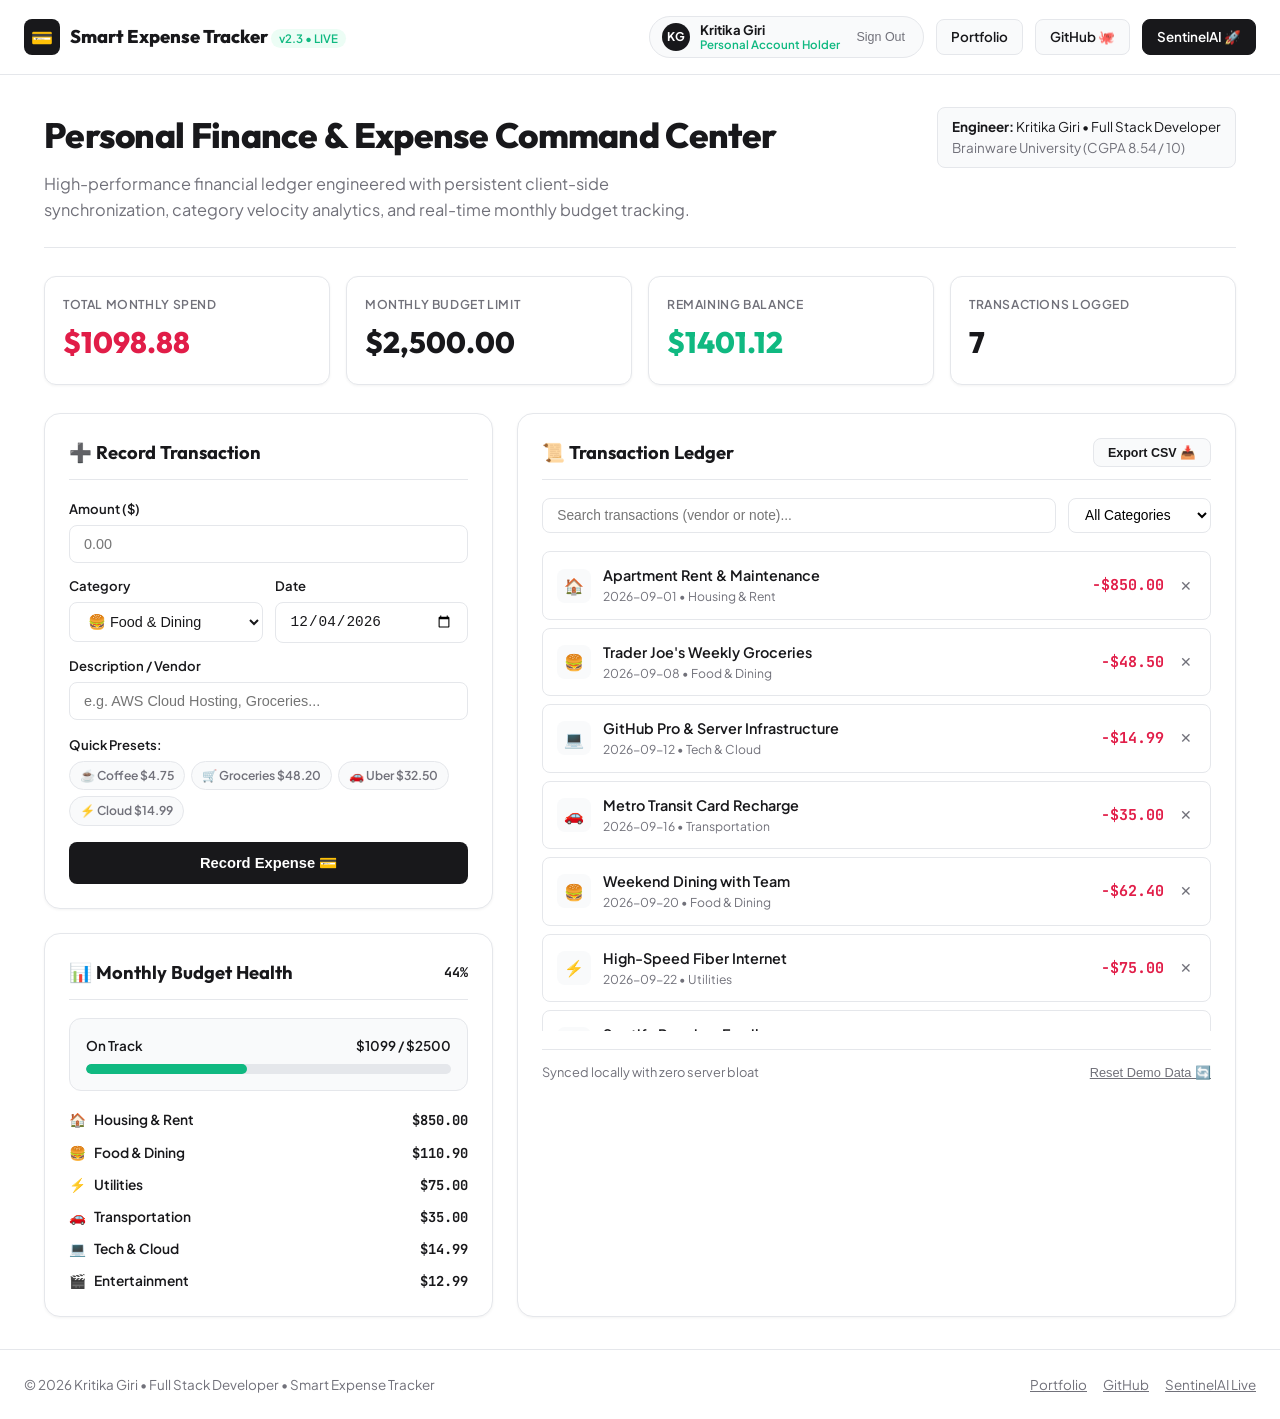
<file: expense-tracker/index.html>
<!DOCTYPE html>
<html lang="en">
<head>
  <meta charset="UTF-8">
  <meta name="viewport" content="width=device-width, initial-scale=1.0">
  <title>Smart Expense Tracker — Personal Financial Command Center</title>
  <meta name="description" content="Modern, responsive personal finance and expense tracking web application by Kritika Giri. Real-time budget analytics, category breakdowns, recurring subscriptions, and client-side persistence.">

  <!-- Fonts -->
  <link rel="preconnect" href="https://fonts.googleapis.com">
  <link rel="preconnect" href="https://fonts.gstatic.com" crossorigin>
  <link href="https://fonts.googleapis.com/css2?family=JetBrains+Mono:wght@400;500;600&family=Outfit:wght@600;700;800&family=Plus+Jakarta+Sans:wght@400;500;600;700&display=swap" rel="stylesheet">

  <style>
    :root {
      --bg-base: #FFFFFF;
      --bg-subtle: #F9FAFB;
      --bg-card: #FFFFFF;
      --text-main: #18181B;
      --text-muted: #71717A;
      --border-subtle: #E5E7EB;
      --border-medium: #D1D5DB;
      --accent: #18181B;
      --emerald: #10B981;
      --emerald-light: #ECFDF5;
      --amber: #D97706;
      --amber-light: #FFFBEB;
      --rose: #E11D48;
      --rose-light: #FFF1F2;
      --indigo: #4F46E5;
      --indigo-light: #EEF2FF;
      --radius-sm: 8px;
      --radius-md: 12px;
      --radius-lg: 16px;
      --shadow-sm: 0 1px 3px rgba(0, 0, 0, 0.05);
      --shadow-md: 0 4px 6px -1px rgba(0, 0, 0, 0.06);
      --font-sans: 'Plus Jakarta Sans', -apple-system, BlinkMacSystemFont, sans-serif;
      --font-heading: 'Outfit', sans-serif;
      --font-mono: 'JetBrains Mono', monospace;
    }

    * { box-sizing: border-box; margin: 0; padding: 0; }
    body {
      background-color: var(--bg-base);
      color: var(--text-main);
      font-family: var(--font-sans);
      line-height: 1.6;
      min-height: 100vh;
      display: flex;
      flex-direction: column;
    }

    header {
      background-color: #FFFFFF;
      border-bottom: 1px solid var(--border-subtle);
      padding: 16px 24px;
      position: sticky;
      top: 0;
      z-index: 50;
    }
    .header-inner {
      max-width: 1240px;
      margin: 0 auto;
      display: flex;
      justify-content: space-between;
      align-items: center;
      gap: 16px;
    }
    .brand {
      display: flex;
      align-items: center;
      gap: 10px;
      text-decoration: none;
      color: var(--text-main);
    }
    .brand-icon {
      width: 36px;
      height: 36px;
      background: #18181B;
      color: #FFF;
      border-radius: 8px;
      display: flex;
      align-items: center;
      justify-content: center;
      font-size: 1.1rem;
    }
    .brand-title {
      font-family: var(--font-heading);
      font-size: 1.15rem;
      font-weight: 800;
    }
    .brand-tag {
      font-size: 0.72rem;
      font-weight: 600;
      color: var(--emerald);
      background: var(--emerald-light);
      padding: 2px 8px;
      border-radius: 999px;
    }
    .header-nav {
      display: flex;
      align-items: center;
      gap: 12px;
    }
    .nav-btn {
      padding: 6px 14px;
      font-size: 0.84rem;
      font-weight: 600;
      border-radius: var(--radius-sm);
      text-decoration: none;
      transition: all 0.15s ease;
    }
    .nav-btn-secondary {
      background: var(--bg-subtle);
      border: 1px solid var(--border-subtle);
      color: var(--text-main);
    }
    .nav-btn-secondary:hover { background: #F3F4F6; }
    .nav-btn-primary {
      background: #18181B;
      color: #FFFFFF;
      border: 1px solid #18181B;
    }
    .nav-btn-primary:hover { background: #27272A; }

    main {
      flex: 1;
      max-width: 1240px;
      width: 100%;
      margin: 0 auto;
      padding: 32px 24px;
      display: flex;
      flex-direction: column;
      gap: 28px;
    }

    .intro-banner {
      display: flex;
      justify-content: space-between;
      align-items: flex-start;
      flex-wrap: wrap;
      gap: 20px;
      padding-bottom: 24px;
      border-bottom: 1px solid var(--border-subtle);
    }
    .intro-text h1 {
      font-family: var(--font-heading);
      font-size: 2.2rem;
      font-weight: 800;
      letter-spacing: -0.02em;
      margin-bottom: 8px;
    }
    .intro-text p {
      color: var(--text-muted);
      font-size: 1.02rem;
      max-width: 680px;
    }

    /* Scoreboard */
    .metrics-bar {
      display: grid;
      grid-template-columns: repeat(4, 1fr);
      gap: 16px;
    }
    @media (max-width: 768px) {
      .metrics-bar { grid-template-columns: repeat(2, 1fr); }
    }
    .metric-card {
      background: var(--bg-card);
      border: 1px solid var(--border-subtle);
      border-radius: var(--radius-md);
      padding: 18px;
      box-shadow: var(--shadow-sm);
    }
    .metric-label {
      font-size: 0.76rem;
      font-weight: 600;
      text-transform: uppercase;
      letter-spacing: 0.05em;
      color: var(--text-muted);
      margin-bottom: 4px;
    }
    .metric-value {
      font-family: var(--font-heading);
      font-size: 1.85rem;
      font-weight: 800;
    }

    /* Grid Layout */
    .dashboard-grid {
      display: grid;
      grid-template-columns: 1fr 1.6fr;
      gap: 24px;
    }
    @media (max-width: 960px) {
      .dashboard-grid { grid-template-columns: 1fr; }
    }

    .card {
      background: var(--bg-card);
      border: 1px solid var(--border-subtle);
      border-radius: var(--radius-lg);
      padding: 24px;
      box-shadow: var(--shadow-sm);
      display: flex;
      flex-direction: column;
      gap: 18px;
    }
    .card-header {
      display: flex;
      justify-content: space-between;
      align-items: center;
      padding-bottom: 12px;
      border-bottom: 1px solid var(--border-subtle);
    }
    .card-title {
      font-family: var(--font-heading);
      font-size: 1.15rem;
      font-weight: 700;
      display: flex;
      align-items: center;
      gap: 8px;
    }

    /* Form */
    .form-group {
      display: flex;
      flex-direction: column;
      gap: 6px;
    }
    .form-label {
      font-size: 0.82rem;
      font-weight: 600;
      color: var(--text-main);
    }
    .form-input, .form-select {
      padding: 10px 14px;
      border: 1px solid var(--border-subtle);
      border-radius: var(--radius-sm);
      font-size: 0.9rem;
      color: var(--text-main);
      background: #FFFFFF;
      outline: none;
      transition: border-color 0.15s ease;
    }
    .form-input:focus, .form-select:focus {
      border-color: #18181B;
    }

    .form-row {
      display: grid;
      grid-template-columns: 1fr 1fr;
      gap: 12px;
    }

    .quick-tags {
      display: flex;
      gap: 6px;
      flex-wrap: wrap;
    }
    .quick-tag {
      padding: 4px 10px;
      font-size: 0.76rem;
      font-weight: 600;
      background: var(--bg-subtle);
      border: 1px solid var(--border-subtle);
      border-radius: 999px;
      cursor: pointer;
      color: var(--text-muted);
    }
    .quick-tag:hover {
      color: var(--text-main);
      border-color: var(--border-medium);
    }

    .btn-submit {
      padding: 12px;
      background: #18181B;
      color: #FFFFFF;
      font-weight: 700;
      font-size: 0.92rem;
      border-radius: var(--radius-sm);
      border: none;
      cursor: pointer;
      transition: background 0.15s ease;
    }
    .btn-submit:hover { background: #27272A; }

    /* Budget Progress Bar */
    .budget-bar-wrap {
      background: var(--bg-subtle);
      border: 1px solid var(--border-subtle);
      border-radius: var(--radius-md);
      padding: 16px;
      display: flex;
      flex-direction: column;
      gap: 8px;
    }
    .budget-top {
      display: flex;
      justify-content: space-between;
      font-size: 0.84rem;
      font-weight: 600;
    }
    .progress-track {
      width: 100%;
      height: 10px;
      background: #E5E7EB;
      border-radius: 999px;
      overflow: hidden;
    }
    .progress-fill {
      height: 100%;
      background: var(--emerald);
      border-radius: 999px;
      transition: width 0.3s ease;
    }

    /* Category Distribution List */
    .category-breakdown {
      display: flex;
      flex-direction: column;
      gap: 10px;
    }
    .cat-row {
      display: flex;
      justify-content: space-between;
      align-items: center;
      font-size: 0.86rem;
    }
    .cat-name-icon {
      display: flex;
      align-items: center;
      gap: 8px;
      font-weight: 600;
    }
    .cat-amount {
      font-family: var(--font-mono);
      font-weight: 700;
    }

    /* Transaction Ledger List */
    .ledger-controls {
      display: flex;
      gap: 12px;
      flex-wrap: wrap;
    }
    .search-box {
      flex: 1;
      padding: 8px 14px;
      border: 1px solid var(--border-subtle);
      border-radius: var(--radius-sm);
      font-size: 0.86rem;
      outline: none;
    }
    .filter-select {
      padding: 8px 12px;
      border: 1px solid var(--border-subtle);
      border-radius: var(--radius-sm);
      font-size: 0.86rem;
      background: #FFF;
      outline: none;
    }

    .tx-list {
      display: flex;
      flex-direction: column;
      gap: 8px;
      max-height: 480px;
      overflow-y: auto;
    }
    .tx-item {
      display: flex;
      justify-content: space-between;
      align-items: center;
      padding: 12px 14px;
      background: #FFFFFF;
      border: 1px solid var(--border-subtle);
      border-radius: var(--radius-sm);
      transition: all 0.15s ease;
    }
    .tx-item:hover {
      border-color: var(--border-medium);
      background: var(--bg-subtle);
    }
    .tx-left {
      display: flex;
      align-items: center;
      gap: 12px;
    }
    .tx-icon {
      width: 34px;
      height: 34px;
      background: var(--bg-subtle);
      border-radius: 8px;
      display: flex;
      align-items: center;
      justify-content: center;
      font-size: 1rem;
    }
    .tx-desc {
      font-weight: 600;
      font-size: 0.9rem;
      color: var(--text-main);
    }
    .tx-date {
      font-size: 0.76rem;
      color: var(--text-muted);
    }
    .tx-right {
      display: flex;
      align-items: center;
      gap: 12px;
    }
    .tx-amount {
      font-family: var(--font-mono);
      font-size: 0.94rem;
      font-weight: 700;
      color: var(--rose);
    }
    .tx-del {
      background: none;
      border: none;
      color: var(--text-muted);
      cursor: pointer;
      font-size: 0.86rem;
      padding: 4px;
    }
    .tx-del:hover { color: var(--rose); }

    footer {
      border-top: 1px solid var(--border-subtle);
      padding: 24px;
      background: #FFFFFF;
      margin-top: auto;
    }
    .footer-inner {
      max-width: 1240px;
      margin: 0 auto;
      display: flex;
      justify-content: space-between;
      align-items: center;
      flex-wrap: wrap;
      gap: 12px;
      font-size: 0.84rem;
      color: var(--text-muted);
    }

    /* Auth & Session Styles */
    .auth-container {
      display: flex;
      align-items: center;
      gap: 10px;
    }
    .user-profile-badge {
      display: flex;
      align-items: center;
      gap: 10px;
      padding: 5px 12px;
      background: var(--bg-subtle);
      border: 1px solid var(--border-subtle);
      border-radius: 999px;
      font-size: 0.82rem;
    }
    .user-avatar-circle {
      width: 28px;
      height: 28px;
      border-radius: 50%;
      background: #18181B;
      color: #FFFFFF;
      display: flex;
      align-items: center;
      justify-content: center;
      font-weight: 700;
      font-size: 0.75rem;
    }
    .user-info-text {
      display: flex;
      flex-direction: column;
      line-height: 1.2;
      text-align: left;
    }
    .user-name {
      font-weight: 700;
      color: var(--text-main);
    }
    .user-role-label {
      font-size: 0.72rem;
      color: #10B981;
      font-weight: 600;
    }
    .auth-btn-ghost {
      background: none;
      border: none;
      color: var(--text-muted);
      cursor: pointer;
      font-size: 0.78rem;
      padding: 4px 6px;
      border-radius: 4px;
      transition: color 0.15s ease;
    }
    .auth-btn-ghost:hover {
      color: #EF4444;
      background: #FEE2E2;
    }
    .recruiter-demo-btn {
      background: #F3F4F6;
      border: 1px dashed #9CA3AF;
      color: #1F2937;
      padding: 6px 12px;
      border-radius: var(--radius-sm);
      font-size: 0.8rem;
      font-weight: 600;
      cursor: pointer;
      display: flex;
      align-items: center;
      gap: 6px;
      transition: all 0.15s ease;
    }
    .recruiter-demo-btn:hover {
      background: #E5E7EB;
      border-color: #4B5563;
    }

    /* Modal Backdrop & Dialog */
    .modal-overlay {
      position: fixed;
      top: 0; left: 0; right: 0; bottom: 0;
      background: rgba(15, 23, 42, 0.45);
      backdrop-filter: blur(4px);
      display: none;
      align-items: center;
      justify-content: center;
      z-index: 1000;
      padding: 20px;
    }
    .modal-overlay.active {
      display: flex;
      animation: fadeIn 0.18s ease-out;
    }
    @keyframes fadeIn {
      from { opacity: 0; transform: scale(0.98); }
      to { opacity: 1; transform: scale(1); }
    }
    .auth-card-modal {
      background: #FFFFFF;
      border-radius: var(--radius-lg);
      box-shadow: 0 20px 40px -15px rgba(0, 0, 0, 0.15);
      border: 1px solid var(--border-subtle);
      width: 100%;
      max-width: 480px;
      overflow: hidden;
      display: flex;
      flex-direction: column;
    }
    .modal-header-section {
      padding: 24px 24px 16px 24px;
      border-bottom: 1px solid var(--border-subtle);
      display: flex;
      justify-content: space-between;
      align-items: flex-start;
    }
    .modal-header-section h2 {
      font-family: var(--font-heading);
      font-size: 1.35rem;
      font-weight: 800;
      letter-spacing: -0.01em;
      margin-bottom: 4px;
    }
    .modal-header-section p {
      color: var(--text-muted);
      font-size: 0.85rem;
    }
    .modal-close-x {
      background: none;
      border: none;
      font-size: 1.4rem;
      color: var(--text-muted);
      cursor: pointer;
      padding: 2px 6px;
      line-height: 1;
      border-radius: 4px;
    }
    .modal-close-x:hover {
      background: var(--bg-subtle);
      color: var(--text-main);
    }
    .tab-pills-row {
      display: flex;
      background: var(--bg-subtle);
      padding: 4px;
      border-radius: var(--radius-sm);
      margin: 16px 24px 0 24px;
      gap: 4px;
    }
    .auth-tab-btn {
      flex: 1;
      padding: 8px 12px;
      border: none;
      background: transparent;
      border-radius: 6px;
      font-size: 0.84rem;
      font-weight: 600;
      color: var(--text-muted);
      cursor: pointer;
      transition: all 0.15s ease;
    }
    .auth-tab-btn.active {
      background: #FFFFFF;
      color: var(--text-main);
      box-shadow: var(--shadow-sm);
    }
    .modal-form-body {
      padding: 20px 24px 24px 24px;
      display: flex;
      flex-direction: column;
      gap: 14px;
    }
    .auth-input-group {
      display: flex;
      flex-direction: column;
      gap: 6px;
      text-align: left;
    }
    .auth-input-group label {
      font-size: 0.8rem;
      font-weight: 600;
      color: var(--text-main);
    }
    .auth-text-field, .auth-select-field {
      padding: 10px 14px;
      border: 1px solid var(--border-subtle);
      border-radius: var(--radius-sm);
      font-family: var(--font-sans);
      font-size: 0.88rem;
      outline: none;
      transition: border-color 0.15s ease;
      background: #FFFFFF;
    }
    .auth-text-field:focus, .auth-select-field:focus {
      border-color: #18181B;
      box-shadow: 0 0 0 2px rgba(24, 24, 27, 0.08);
    }
    .auth-submit-btn {
      margin-top: 6px;
      padding: 12px;
      background: #18181B;
      color: #FFFFFF;
      border: none;
      border-radius: var(--radius-sm);
      font-weight: 700;
      font-size: 0.9rem;
      cursor: pointer;
      transition: background 0.15s ease;
      display: flex;
      align-items: center;
      justify-content: center;
      gap: 8px;
    }
    .auth-submit-btn:hover {
      background: #27272A;
    }
    .recruiter-quick-card {
      background: #F8FAFC;
      border: 1px solid #E2E8F0;
      border-radius: var(--radius-md);
      padding: 14px;
      margin: 0 24px 20px 24px;
      display: flex;
      flex-direction: column;
      gap: 8px;
    }
    .quick-card-title {
      font-size: 0.8rem;
      font-weight: 700;
      color: #334155;
      display: flex;
      align-items: center;
      gap: 6px;
    }
    .quick-card-btn {
      padding: 8px 12px;
      background: #10B981;
      color: #FFFFFF;
      border: none;
      border-radius: 6px;
      font-size: 0.82rem;
      font-weight: 700;
      cursor: pointer;
      transition: background 0.15s;
    }
    .quick-card-btn:hover {
      background: #059669;
    }
    .toast-popup {
      position: fixed;
      bottom: 24px;
      right: 24px;
      background: #18181B;
      color: #FFFFFF;
      padding: 12px 18px;
      border-radius: var(--radius-md);
      box-shadow: 0 10px 25px rgba(0, 0, 0, 0.2);
      font-size: 0.85rem;
      display: flex;
      align-items: center;
      gap: 10px;
      transform: translateY(100px);
      opacity: 0;
      transition: all 0.25s ease;
      z-index: 2000;
    }
    .toast-popup.visible {
      transform: translateY(0);
      opacity: 1;
    }
  </style>
</head>
<body>

  <!-- Header -->
  <header>
    <div class="header-inner">
      <a href="https://kritzz-23.github.io/" class="brand">
        <div class="brand-icon">💳</div>
        <div>
          <span class="brand-title">Smart Expense Tracker</span>
          <span class="brand-tag">v2.3 &bull; LIVE</span>
        </div>
      </a>
      <div class="header-nav">
        <!-- Auth Container -->
        <div id="authHeaderContainer" class="auth-container"></div>
        <a href="https://kritzz-23.github.io/" class="nav-btn nav-btn-secondary">Portfolio</a>
        <a href="https://github.com/Kritzz-23/expense-tracker" target="_blank" class="nav-btn nav-btn-secondary">GitHub 🐙</a>
        <a href="https://kritzz-23.github.io/SentinelAI/" class="nav-btn nav-btn-primary">SentinelAI 🚀</a>
      </div>
    </div>
  </header>

  <!-- Auth Modal Dialog -->
  <div id="authModal" class="modal-overlay">
    <div class="auth-card-modal">
      <div class="modal-header-section">
        <div>
          <h2 id="modalTitle">Financial Vault Access</h2>
          <p id="modalSubtitle">Sign in to manage ledgers, budgets &amp; fiscal analytics</p>
        </div>
        <button id="modalCloseBtn" class="modal-close-x" aria-label="Close modal">&times;</button>
      </div>

      <div class="tab-pills-row">
        <button id="tabSignIn" class="auth-tab-btn active">Sign In</button>
        <button id="tabSignUp" class="auth-tab-btn">Create Account</button>
      </div>

      <!-- Recruiter 1-Click Access Box -->
      <div class="recruiter-quick-card">
        <div class="quick-card-title">
          <span>⚡</span>
          <span>Interviewer / Recruiter 1-Click Pass</span>
        </div>
        <p style="font-size: 0.78rem; color: #64748B;">Instantly log in with pre-configured budget &amp; audit privileges:</p>
        <div style="display: flex; gap: 8px; flex-wrap: wrap; margin-top: 4px;">
          <button id="quickOwnerBtn" class="quick-card-btn" style="flex: 1;">Login as Account Holder</button>
          <button id="quickAuditorBtn" class="quick-card-btn" style="background: #475569; flex: 1;">Login as Financial Auditor</button>
        </div>
      </div>

      <!-- Sign In Form -->
      <form id="signInForm" class="modal-form-body">
        <div class="auth-input-group">
          <label for="loginEmail">Email Address</label>
          <input type="email" id="loginEmail" class="auth-text-field" placeholder="kritika@finance.io" value="kritika@finance.io" required>
        </div>
        <div class="auth-input-group">
          <label for="loginPassword">Password</label>
          <input type="password" id="loginPassword" class="auth-text-field" placeholder="••••••••••••" value="demo12345" required>
        </div>
        <div class="auth-input-group">
          <label for="loginRole">Account Role</label>
          <select id="loginRole" class="auth-select-field">
            <option value="Personal Account Holder">Personal Account Holder (Kritika Giri)</option>
            <option value="Financial Auditor">Financial Auditor (Compliance & Reports)</option>
            <option value="Family Budget Admin">Family Budget Admin</option>
            <option value="Technical Interviewer">Technical Interviewer (Demo Superuser)</option>
          </select>
        </div>
        <button type="submit" class="auth-submit-btn">
          <span>Unlock Financial Ledger</span>
          <span>&rarr;</span>
        </button>
      </form>

      <!-- Sign Up Form (hidden by default) -->
      <form id="signUpForm" class="modal-form-body" style="display: none;">
        <div class="auth-input-group">
          <label for="regName">Account Holder Name</label>
          <input type="text" id="regName" class="auth-text-field" placeholder="e.g. Kritika Giri" required>
        </div>
        <div class="auth-input-group">
          <label for="regEmail">Email Address</label>
          <input type="email" id="regEmail" class="auth-text-field" placeholder="name@domain.com" required>
        </div>
        <div class="auth-input-group">
          <label for="regCurrency">Base Currency</label>
          <select id="regCurrency" class="auth-select-field">
            <option value="USD">USD ($) — United States Dollar</option>
            <option value="EUR">EUR (€) — Euro</option>
            <option value="INR">INR (₹) — Indian Rupee</option>
            <option value="GBP">GBP (£) — British Pound</option>
          </select>
        </div>
        <div class="auth-input-group">
          <label for="regRole">Account Tier</label>
          <select id="regRole" class="auth-select-field">
            <option value="Personal Account Holder">Personal Account Holder</option>
            <option value="Family Budget Admin">Family Budget Admin</option>
            <option value="Financial Auditor">Financial Auditor</option>
          </select>
        </div>
        <div class="auth-input-group">
          <label for="regPassword">Password</label>
          <input type="password" id="regPassword" class="auth-text-field" placeholder="Minimum 8 characters" required>
        </div>
        <button type="submit" class="auth-submit-btn" style="background: #10B981;">
          <span>Create Account & Authorize JWT</span>
          <span>&check;</span>
        </button>
      </form>

      <div style="padding: 0 24px 16px 24px; font-size: 0.73rem; color: #94A3B8; text-align: center;">
        🔒 Encrypted Session Simulated (Client JWT) &bull; Zero Backend Latency for Interview Demos
      </div>
    </div>
  </div>

  <!-- Toast Notification -->
  <div id="authToast" class="toast-popup">
    <span id="toastIcon">💳</span>
    <span id="toastMessage">Authenticated successfully</span>
  </div>

  <!-- Main Body -->
  <main>
    <!-- Intro Banner -->
    <div class="intro-banner">
      <div class="intro-text">
        <h1>Personal Finance &amp; Expense Command Center</h1>
        <p>
          High-performance financial ledger engineered with persistent client-side synchronization, category velocity analytics, and real-time monthly budget tracking.
        </p>
      </div>
      <div style="background: var(--bg-subtle); border: 1px solid var(--border-subtle); padding: 8px 14px; border-radius: var(--radius-sm); font-size: 0.84rem;">
        <div><strong>Engineer:</strong> Kritika Giri &bull; Full Stack Developer</div>
        <div style="color: var(--text-muted);">Brainware University (CGPA 8.54 / 10)</div>
      </div>
    </div>

    <!-- Live Metric Tiles -->
    <div class="metrics-bar">
      <div class="metric-card">
        <div class="metric-label">Total Monthly Spend</div>
        <div class="metric-value" id="val-total-spend" style="color: var(--rose);">$0.00</div>
      </div>
      <div class="metric-card">
        <div class="metric-label">Monthly Budget Limit</div>
        <div class="metric-value" id="val-budget">$2,500.00</div>
      </div>
      <div class="metric-card">
        <div class="metric-label">Remaining Balance</div>
        <div class="metric-value" id="val-remaining" style="color: var(--emerald);">$2,500.00</div>
      </div>
      <div class="metric-card">
        <div class="metric-label">Transactions Logged</div>
        <div class="metric-value" id="val-count">0</div>
      </div>
    </div>

    <!-- Dashboard Main Grid -->
    <div class="dashboard-grid">
      <!-- Left Column: Add Transaction & Category Velocity -->
      <div style="display: flex; flex-direction: column; gap: 24px;">
        <div class="card">
          <div class="card-header">
            <span class="card-title">➕ Record Transaction</span>
          </div>

          <form id="tx-form">
            <div class="form-group" style="margin-bottom: 12px;">
              <label class="form-label" for="tx-amount">Amount ($)</label>
              <input type="number" step="0.01" min="0.01" id="tx-amount" class="form-input" placeholder="0.00" required>
            </div>

            <div class="form-row" style="margin-bottom: 12px;">
              <div class="form-group">
                <label class="form-label" for="tx-category">Category</label>
                <select id="tx-category" class="form-select">
                  <option value="Food & Dining">🍔 Food & Dining</option>
                  <option value="Housing & Rent">🏠 Housing & Rent</option>
                  <option value="Transportation">🚗 Transportation</option>
                  <option value="Tech & Cloud">💻 Tech & Cloud</option>
                  <option value="Entertainment">🎬 Entertainment</option>
                  <option value="Healthcare">💊 Healthcare</option>
                  <option value="Utilities">⚡ Utilities</option>
                </select>
              </div>

              <div class="form-group">
                <label class="form-label" for="tx-date">Date</label>
                <input type="date" id="tx-date" class="form-input" required>
              </div>
            </div>

            <div class="form-group" style="margin-bottom: 14px;">
              <label class="form-label" for="tx-desc">Description / Vendor</label>
              <input type="text" id="tx-desc" class="form-input" placeholder="e.g. AWS Cloud Hosting, Groceries..." required>
            </div>

            <div class="form-group" style="margin-bottom: 16px;">
              <div class="form-label">Quick Presets:</div>
              <div class="quick-tags">
                <span class="quick-tag" onclick="quickFill(4.75, 'Food & Dining', 'Blue Bottle Coffee')">☕ Coffee $4.75</span>
                <span class="quick-tag" onclick="quickFill(48.20, 'Food & Dining', 'Whole Foods Groceries')">🛒 Groceries $48.20</span>
                <span class="quick-tag" onclick="quickFill(32.50, 'Transportation', 'Uber Ride')">🚗 Uber $32.50</span>
                <span class="quick-tag" onclick="quickFill(14.99, 'Tech & Cloud', 'GitHub Copilot / AWS')">⚡ Cloud $14.99</span>
              </div>
            </div>

            <button type="submit" class="btn-submit" style="width: 100%;">Record Expense 💳</button>
          </form>
        </div>

        <!-- Budget Utilization Card -->
        <div class="card">
          <div class="card-header">
            <span class="card-title">📊 Monthly Budget Health</span>
            <span id="budget-pct" style="font-family: var(--font-mono); font-size: 0.84rem; font-weight: 700;">0%</span>
          </div>

          <div class="budget-bar-wrap">
            <div class="budget-top">
              <span id="budget-status-label">On Track</span>
              <span id="budget-ratio">$0 / $2,500</span>
            </div>
            <div class="progress-track">
              <div class="progress-fill" id="budget-progress-fill" style="width: 0%;"></div>
            </div>
          </div>

          <div class="category-breakdown" id="category-breakdown">
            <!-- Injected dynamically -->
          </div>
        </div>
      </div>

      <!-- Right Column: Ledger & Subscriptions -->
      <div class="card">
        <div class="card-header">
          <span class="card-title">📜 Transaction Ledger</span>
          <button class="nav-btn nav-btn-secondary" id="btn-export-csv" style="font-size: 0.78rem;">Export CSV 📥</button>
        </div>

        <div class="ledger-controls">
          <input type="text" id="ledger-search" class="search-box" placeholder="Search transactions (vendor or note)...">
          <select id="ledger-filter" class="filter-select">
            <option value="all">All Categories</option>
            <option value="Food & Dining">Food & Dining</option>
            <option value="Housing & Rent">Housing & Rent</option>
            <option value="Transportation">Transportation</option>
            <option value="Tech & Cloud">Tech & Cloud</option>
            <option value="Entertainment">Entertainment</option>
            <option value="Healthcare">Healthcare</option>
            <option value="Utilities">Utilities</option>
          </select>
        </div>

        <div class="tx-list" id="tx-container">
          <!-- Injected dynamically -->
        </div>

        <div style="display: flex; justify-content: space-between; align-items: center; padding-top: 12px; border-top: 1px solid var(--border-subtle);">
          <span style="font-size: 0.8rem; color: var(--text-muted);">Synced locally with zero server bloat</span>
          <button id="btn-reset-demo" style="background: none; border: none; font-size: 0.8rem; color: var(--text-muted); cursor: pointer; text-decoration: underline;">
            Reset Demo Data 🔄
          </button>
        </div>
      </div>
    </div>
  </main>

  <!-- Footer -->
  <footer>
    <div class="footer-inner">
      <div>&copy; 2026 Kritika Giri &bull; Full Stack Developer &bull; Smart Expense Tracker</div>
      <div>
        <a href="https://kritzz-23.github.io/" style="color: inherit; margin-right: 14px;">Portfolio</a>
        <a href="https://github.com/Kritzz-23/expense-tracker" target="_blank" style="color: inherit; margin-right: 14px;">GitHub</a>
        <a href="https://kritzz-23.github.io/SentinelAI/" style="color: inherit;">SentinelAI Live</a>
      </div>
    </div>
  </footer>

  <script>
    const STORAGE_KEY = 'kg_expenses_store_v1';
    const MONTHLY_BUDGET = 2500.00;

    const DEFAULT_TRANSACTIONS = [
      { id: "1", amount: 850.00, category: "Housing & Rent", desc: "Apartment Rent & Maintenance", date: "2026-09-01" },
      { id: "2", amount: 48.50, category: "Food & Dining", desc: "Trader Joe's Weekly Groceries", date: "2026-09-08" },
      { id: "3", amount: 14.99, category: "Tech & Cloud", desc: "GitHub Pro & Server Infrastructure", date: "2026-09-12" },
      { id: "4", amount: 35.00, category: "Transportation", desc: "Metro Transit Card Recharge", date: "2026-09-16" },
      { id: "5", amount: 62.40, category: "Food & Dining", desc: "Weekend Dining with Team", date: "2026-09-20" },
      { id: "6", amount: 75.00, category: "Utilities", desc: "High-Speed Fiber Internet", date: "2026-09-22" },
      { id: "7", amount: 12.99, category: "Entertainment", desc: "Spotify Premium Family", date: "2026-09-24" }
    ];

    let transactions = [];

    function loadTransactions() {
      try {
        const raw = localStorage.getItem(STORAGE_KEY);
        if (raw) {
          transactions = JSON.parse(raw);
        } else {
          transactions = [...DEFAULT_TRANSACTIONS];
          saveTransactions();
        }
      } catch (e) {
        transactions = [...DEFAULT_TRANSACTIONS];
      }
    }

    function saveTransactions() {
      localStorage.setItem(STORAGE_KEY, JSON.stringify(transactions));
    }

    const form = document.getElementById('tx-form');
    const amountInput = document.getElementById('tx-amount');
    const catInput = document.getElementById('tx-category');
    const dateInput = document.getElementById('tx-date');
    const descInput = document.getElementById('tx-desc');

    const totalSpendEl = document.getElementById('val-total-spend');
    const remainingEl = document.getElementById('val-remaining');
    const countEl = document.getElementById('val-count');
    const budgetPctEl = document.getElementById('budget-pct');
    const budgetFillEl = document.getElementById('budget-progress-fill');
    const budgetRatioEl = document.getElementById('budget-ratio');
    const catBreakdownEl = document.getElementById('category-breakdown');
    const txContainer = document.getElementById('tx-container');

    const searchInput = document.getElementById('ledger-search');
    const filterSelect = document.getElementById('ledger-filter');

    // Default date to today
    dateInput.value = new Date().toISOString().split('T')[0];

    function quickFill(amt, cat, desc) {
      amountInput.value = amt;
      catInput.value = cat;
      descInput.value = desc;
      dateInput.value = new Date().toISOString().split('T')[0];
    }

    function getCategoryIcon(cat) {
      switch (cat) {
        case 'Food & Dining': return '🍔';
        case 'Housing & Rent': return '🏠';
        case 'Transportation': return '🚗';
        case 'Tech & Cloud': return '💻';
        case 'Entertainment': return '🎬';
        case 'Healthcare': return '💊';
        default: return '⚡';
      }
    }

    function render() {
      const q = searchInput.value.trim().toLowerCase();
      const filterCat = filterSelect.value;

      const filtered = transactions.filter(t => {
        const matchCat = filterCat === 'all' || t.category === filterCat;
        if (!matchCat) return false;
        if (!q) return true;
        return t.desc.toLowerCase().includes(q) || t.category.toLowerCase().includes(q);
      });

      // Calculate totals
      const totalSpend = transactions.reduce((sum, t) => sum + parseFloat(t.amount || 0), 0);
      const remaining = Math.max(0, MONTHLY_BUDGET - totalSpend);
      const pct = Math.min(100, Math.round((totalSpend / MONTHLY_BUDGET) * 100));

      totalSpendEl.textContent = `$${totalSpend.toFixed(2)}`;
      remainingEl.textContent = `$${remaining.toFixed(2)}`;
      countEl.textContent = transactions.length;

      budgetPctEl.textContent = `${pct}%`;
      budgetFillEl.style.width = `${pct}%`;
      budgetRatioEl.textContent = `$${totalSpend.toFixed(0)} / $${MONTHLY_BUDGET.toFixed(0)}`;

      if (pct > 90) {
        budgetFillEl.style.backgroundColor = 'var(--rose)';
      } else if (pct > 75) {
        budgetFillEl.style.backgroundColor = 'var(--amber)';
      } else {
        budgetFillEl.style.backgroundColor = 'var(--emerald)';
      }

      // Breakdown by category
      const byCat = {};
      transactions.forEach(t => {
        byCat[t.category] = (byCat[t.category] || 0) + parseFloat(t.amount);
      });

      catBreakdownEl.innerHTML = '';
      Object.keys(byCat).sort((a,b) => byCat[b] - byCat[a]).forEach(cat => {
        const amt = byCat[cat];
        const row = document.createElement('div');
        row.className = 'cat-row';
        row.innerHTML = `
          <div class="cat-name-icon">
            <span>${getCategoryIcon(cat)}</span>
            <span>${cat}</span>
          </div>
          <span class="cat-amount">$${amt.toFixed(2)}</span>
        `;
        catBreakdownEl.appendChild(row);
      });

      // Render ledger items
      txContainer.innerHTML = '';
      if (filtered.length === 0) {
        txContainer.innerHTML = `<div style="padding: 24px; text-align: center; color: var(--text-muted);">No transactions match your filter.</div>`;
        return;
      }

      filtered.forEach(t => {
        const div = document.createElement('div');
        div.className = 'tx-item';
        div.innerHTML = `
          <div class="tx-left">
            <div class="tx-icon">${getCategoryIcon(t.category)}</div>
            <div>
              <div class="tx-desc">${t.desc}</div>
              <div class="tx-date">${t.date} &bull; ${t.category}</div>
            </div>
          </div>
          <div class="tx-right">
            <span class="tx-amount">-$${parseFloat(t.amount).toFixed(2)}</span>
            <button class="tx-del" onclick="deleteTransaction('${t.id}')" title="Delete">✕</button>
          </div>
        `;
        txContainer.appendChild(div);
      });
    }

    function deleteTransaction(id) {
      transactions = transactions.filter(t => t.id !== id);
      saveTransactions();
      render();
    }

    form.addEventListener('submit', (e) => {
      e.preventDefault();
      const amount = parseFloat(amountInput.value);
      const category = catInput.value;
      const date = dateInput.value;
      const desc = descInput.value.trim();

      if (!amount || !desc) return;

      const newTx = {
        id: Date.now().toString(),
        amount,
        category,
        date,
        desc
      };

      transactions.unshift(newTx);
      saveTransactions();
      render();

      amountInput.value = '';
      descInput.value = '';
    });

    searchInput.addEventListener('input', render);
    filterSelect.addEventListener('change', render);

    document.getElementById('btn-reset-demo').addEventListener('click', () => {
      if (confirm('Reset ledger with initial sample transactions?')) {
        transactions = [...DEFAULT_TRANSACTIONS];
        saveTransactions();
        render();
      }
    });

    document.getElementById('btn-export-csv').addEventListener('click', () => {
      let csv = 'ID,Date,Category,Description,Amount\n';
      transactions.forEach(t => {
        csv += `"${t.id}","${t.date}","${t.category}","${t.desc.replace(/"/g, '""')}","${t.amount}"\n`;
      });

      const blob = new Blob([csv], { type: 'text/csv' });
      const url = URL.createObjectURL(blob);
      const a = document.createElement('a');
      a.href = url;
      a.download = `expenses_report_${new Date().toISOString().split('T')[0]}.csv`;
      a.click();
      URL.revokeObjectURL(url);
    });

    // Boot
    loadTransactions();
    render();

    // --- Authentication Engine (Simulated JWT + RBAC) ---
    const AUTH_STORAGE_KEY = 'expense_tracker_auth_user';

    const authModal = document.getElementById('authModal');
    const authHeaderContainer = document.getElementById('authHeaderContainer');
    const modalCloseBtn = document.getElementById('modalCloseBtn');
    const tabSignIn = document.getElementById('tabSignIn');
    const tabSignUp = document.getElementById('tabSignUp');
    const signInForm = document.getElementById('signInForm');
    const signUpForm = document.getElementById('signUpForm');
    const modalTitle = document.getElementById('modalTitle');
    const modalSubtitle = document.getElementById('modalSubtitle');
    const quickOwnerBtn = document.getElementById('quickOwnerBtn');
    const quickAuditorBtn = document.getElementById('quickAuditorBtn');
    const authToast = document.getElementById('authToast');
    const toastIcon = document.getElementById('toastIcon');
    const toastMessage = document.getElementById('toastMessage');

    function showToast(msg, icon = '💳') {
      toastIcon.textContent = icon;
      toastMessage.textContent = msg;
      authToast.classList.add('visible');
      setTimeout(() => authToast.classList.remove('visible'), 3600);
    }

    function generateMockJwt(user) {
      const header = btoa(JSON.stringify({ alg: "HS256", typ: "JWT" }));
      const payload = btoa(JSON.stringify({
        sub: user.email,
        name: user.name,
        role: user.role,
        currency: user.currency || "USD",
        iat: Math.floor(Date.now() / 1000),
        exp: Math.floor(Date.now() / 1000) + 86400
      }));
      const signature = btoa("valid_signature_" + Math.random().toString(36).substring(2));
      return `${header}.${payload}.${signature}`;
    }

    function getStoredUser() {
      try {
        const data = localStorage.getItem(AUTH_STORAGE_KEY);
        return data ? JSON.parse(data) : null;
      } catch (e) {
        return null;
      }
    }

    function setStoredUser(user) {
      if (!user) {
        localStorage.removeItem(AUTH_STORAGE_KEY);
      } else {
        localStorage.setItem(AUTH_STORAGE_KEY, JSON.stringify(user));
      }
      renderHeaderAuth();
    }

    function renderHeaderAuth() {
      const user = getStoredUser();
      if (user) {
        const initials = user.name ? user.name.split(' ').map(n => n[0]).join('').substring(0, 2).toUpperCase() : 'KG';
        authHeaderContainer.innerHTML = `
          <div class="user-profile-badge">
            <div class="user-avatar-circle">${initials}</div>
            <div class="user-info-text">
              <span class="user-name">${user.name}</span>
              <span class="user-role-label">${user.role}</span>
            </div>
            <button id="logoutBtn" class="auth-btn-ghost" title="Sign Out">Sign Out</button>
          </div>
        `;
        document.getElementById('logoutBtn').addEventListener('click', () => {
          setStoredUser(null);
          showToast('Signed out of Smart Expense Tracker', '👋');
        });
      } else {
        authHeaderContainer.innerHTML = `
          <button id="headerLoginBtn" class="nav-btn nav-btn-secondary" style="cursor: pointer;">Sign In</button>
          <button id="headerDemoBtn" class="recruiter-demo-btn">
            <span>⚡</span>
            <span>Recruiter Demo</span>
          </button>
        `;
        document.getElementById('headerLoginBtn').addEventListener('click', () => openModal(false));
        document.getElementById('headerDemoBtn').addEventListener('click', () => {
          performLogin({
            name: "Financial Auditor",
            email: "auditor@deloitte-fiscal.com",
            role: "Financial Auditor",
            currency: "USD"
          }, "Logged in as Financial Auditor (Compliance View)!");
        });
      }
    }

    function openModal(isSignUp = false) {
      authModal.classList.add('active');
      switchTab(isSignUp ? 'signup' : 'signin');
    }

    function closeModal() {
      authModal.classList.remove('active');
    }

    function switchTab(tab) {
      if (tab === 'signin') {
        tabSignIn.classList.add('active');
        tabSignUp.classList.remove('active');
        signInForm.style.display = 'flex';
        signUpForm.style.display = 'none';
        modalTitle.textContent = 'Financial Vault Access';
        modalSubtitle.textContent = 'Sign in to manage ledgers, budgets & fiscal analytics';
      } else {
        tabSignUp.classList.add('active');
        tabSignIn.classList.remove('active');
        signUpForm.style.display = 'flex';
        signInForm.style.display = 'none';
        modalTitle.textContent = 'Create Financial Profile';
        modalSubtitle.textContent = 'Start tracking expenses with intelligent budget thresholds';
      }
    }

    function performLogin(userData, successMsg) {
      const token = generateMockJwt(userData);
      const user = { ...userData, token, loggedInAt: new Date().toISOString() };
      setStoredUser(user);
      closeModal();
      showToast(successMsg || `Welcome back, ${user.name}!`, '💳');
    }

    // Event Listeners for Auth
    modalCloseBtn.addEventListener('click', closeModal);
    authModal.addEventListener('click', (e) => {
      if (e.target === authModal) closeModal();
    });

    tabSignIn.addEventListener('click', () => switchTab('signin'));
    tabSignUp.addEventListener('click', () => switchTab('signup'));

    quickOwnerBtn.addEventListener('click', () => {
      performLogin({
        name: "Kritika Giri (Account Holder)",
        email: "kritika@finance.io",
        role: "Personal Account Holder",
        currency: "USD"
      }, "⚡ Recruiter Pass: Authenticated as Account Holder");
    });

    quickAuditorBtn.addEventListener('click', () => {
      performLogin({
        name: "Financial Auditor",
        email: "auditor@deloitte-fiscal.com",
        role: "Financial Auditor",
        currency: "USD"
      }, "⚡ Recruiter Pass: Authenticated as Financial Auditor");
    });

    signInForm.addEventListener('submit', (e) => {
      e.preventDefault();
      const email = document.getElementById('loginEmail').value;
      const role = document.getElementById('loginRole').value;
      const name = email.split('@')[0].replace(/[._-]/g, ' ').replace(/\b\w/g, l => l.toUpperCase());
      performLogin({ name, email, role, currency: "USD" });
    });

    signUpForm.addEventListener('submit', (e) => {
      e.preventDefault();
      const name = document.getElementById('regName').value;
      const email = document.getElementById('regEmail').value;
      const currency = document.getElementById('regCurrency').value;
      const role = document.getElementById('regRole').value;
      performLogin({ name, email, role, currency }, `Account initialized! Welcome, ${name}`);
    });

    // Check existing or initialize default demo session so recruiter is never blocked
    if (!getStoredUser()) {
      setStoredUser({
        name: "Kritika Giri",
        email: "kritika@finance.io",
        role: "Personal Account Holder",
        currency: "USD",
        token: generateMockJwt({ email: "kritika@finance.io", name: "Kritika Giri", role: "Personal Account Holder" }),
        loggedInAt: new Date().toISOString()
      });
    } else {
      renderHeaderAuth();
    }
  </script>
</body>
</html>
</file>
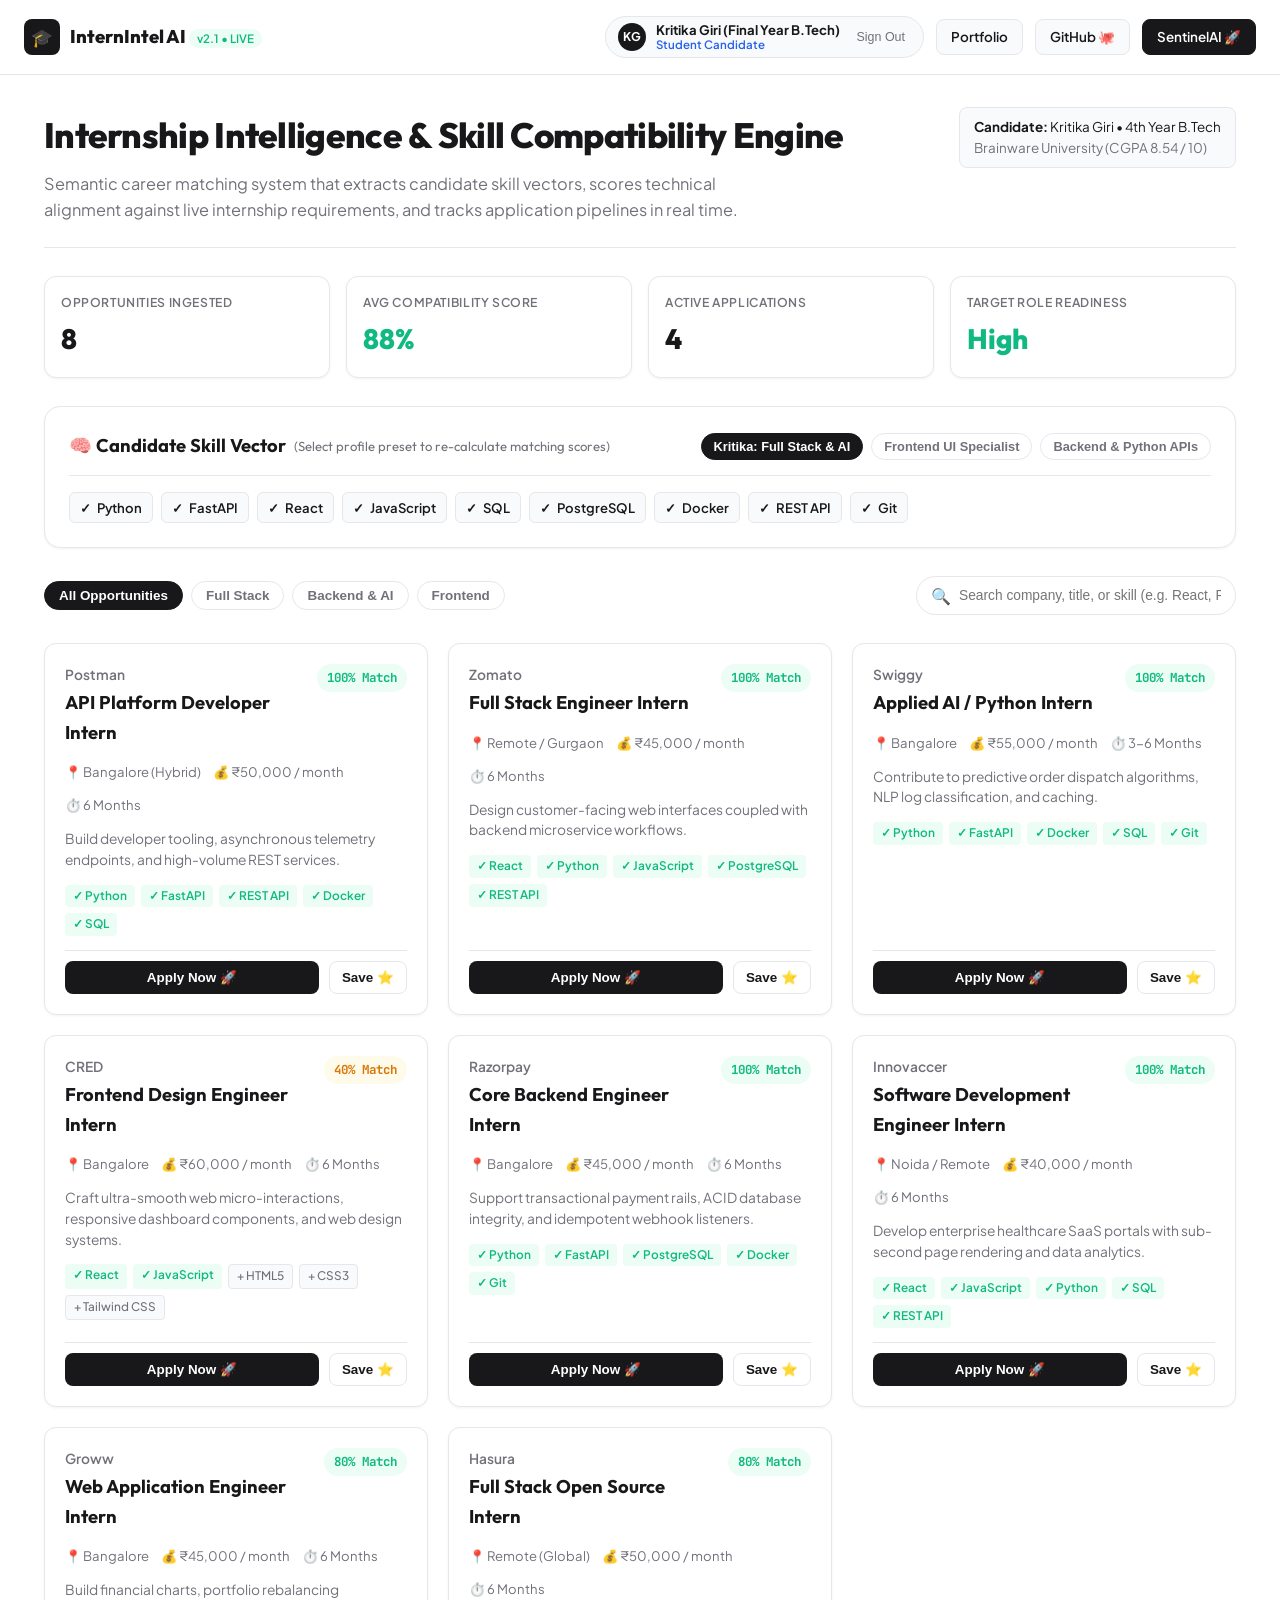
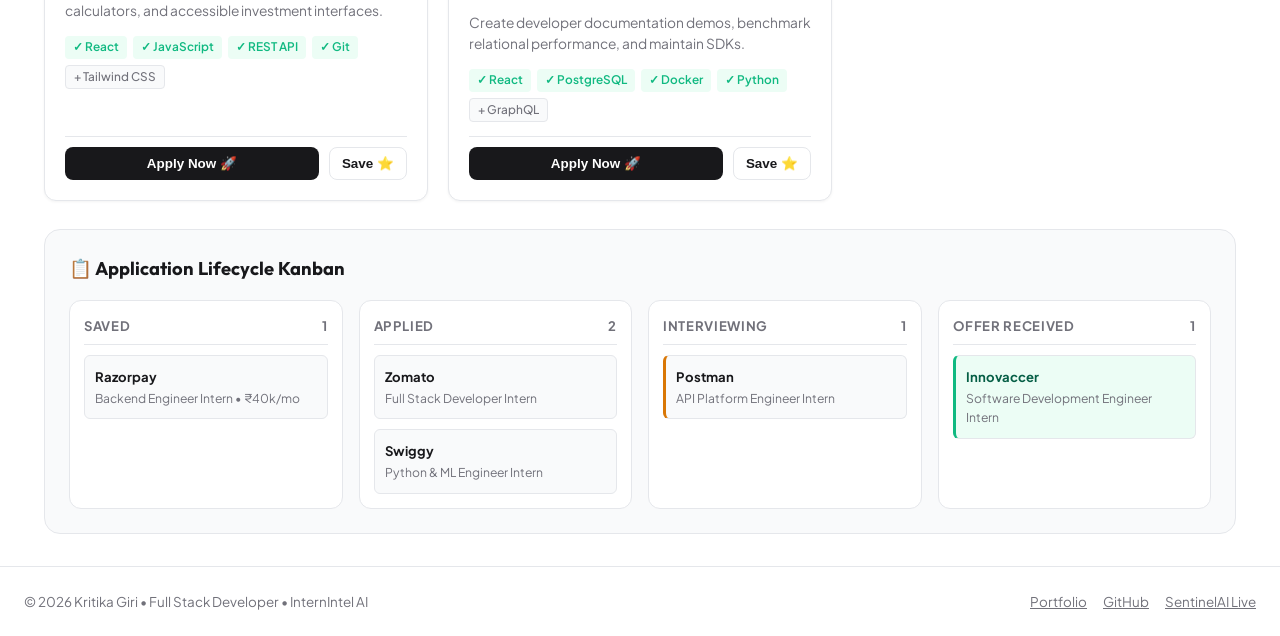
<file: InternIntel-AI/index.html>
<!DOCTYPE html>
<html lang="en">
<head>
  <meta charset="UTF-8">
  <meta name="viewport" content="width=device-width, initial-scale=1.0">
  <title>InternIntel AI — Intelligent Internship Discovery & Semantic Skill Matcher</title>
  <meta name="description" content="AI-powered internship discovery platform by Kritika Giri. Automated resume parsing, semantic compatibility scoring, and application lifecycle pipeline.">

  <!-- Fonts -->
  <link rel="preconnect" href="https://fonts.googleapis.com">
  <link rel="preconnect" href="https://fonts.gstatic.com" crossorigin>
  <link href="https://fonts.googleapis.com/css2?family=JetBrains+Mono:wght@400;500;600&family=Outfit:wght@600;700;800&family=Plus+Jakarta+Sans:wght@400;500;600;700&display=swap" rel="stylesheet">

  <style>
    :root {
      --bg-base: #FFFFFF;
      --bg-subtle: #F9FAFB;
      --bg-card: #FFFFFF;
      --text-main: #18181B;
      --text-muted: #71717A;
      --border-subtle: #E5E7EB;
      --border-medium: #D1D5DB;
      --accent: #18181B;
      --emerald: #10B981;
      --emerald-light: #ECFDF5;
      --blue: #2563EB;
      --blue-light: #EFF6FF;
      --amber: #D97706;
      --amber-light: #FFFBEB;
      --radius-sm: 8px;
      --radius-md: 12px;
      --radius-lg: 16px;
      --shadow-sm: 0 1px 3px rgba(0, 0, 0, 0.05);
      --shadow-md: 0 4px 6px -1px rgba(0, 0, 0, 0.06);
      --shadow-lg: 0 10px 25px -3px rgba(0, 0, 0, 0.08);
      --font-sans: 'Plus Jakarta Sans', -apple-system, BlinkMacSystemFont, sans-serif;
      --font-heading: 'Outfit', sans-serif;
      --font-mono: 'JetBrains Mono', monospace;
    }

    * { box-sizing: border-box; margin: 0; padding: 0; }
    body {
      background-color: var(--bg-base);
      color: var(--text-main);
      font-family: var(--font-sans);
      line-height: 1.6;
      min-height: 100vh;
      display: flex;
      flex-direction: column;
    }

    header {
      background-color: #FFFFFF;
      border-bottom: 1px solid var(--border-subtle);
      padding: 16px 24px;
      position: sticky;
      top: 0;
      z-index: 50;
    }
    .header-inner {
      max-width: 1240px;
      margin: 0 auto;
      display: flex;
      justify-content: space-between;
      align-items: center;
      gap: 16px;
    }
    .brand {
      display: flex;
      align-items: center;
      gap: 10px;
      text-decoration: none;
      color: var(--text-main);
    }
    .brand-icon {
      width: 36px;
      height: 36px;
      background: #18181B;
      color: #FFF;
      border-radius: 8px;
      display: flex;
      align-items: center;
      justify-content: center;
      font-size: 1.1rem;
    }
    .brand-title {
      font-family: var(--font-heading);
      font-size: 1.15rem;
      font-weight: 800;
    }
    .brand-tag {
      font-size: 0.72rem;
      font-weight: 600;
      color: var(--emerald);
      background: var(--emerald-light);
      padding: 2px 8px;
      border-radius: 999px;
    }
    .header-nav {
      display: flex;
      align-items: center;
      gap: 12px;
    }
    .nav-btn {
      padding: 6px 14px;
      font-size: 0.84rem;
      font-weight: 600;
      border-radius: var(--radius-sm);
      text-decoration: none;
      transition: all 0.15s ease;
    }
    .nav-btn-secondary {
      background: var(--bg-subtle);
      border: 1px solid var(--border-subtle);
      color: var(--text-main);
    }
    .nav-btn-secondary:hover { background: #F3F4F6; }
    .nav-btn-primary {
      background: #18181B;
      color: #FFFFFF;
      border: 1px solid #18181B;
    }
    .nav-btn-primary:hover { background: #27272A; }

    main {
      flex: 1;
      max-width: 1240px;
      width: 100%;
      margin: 0 auto;
      padding: 32px 24px;
      display: flex;
      flex-direction: column;
      gap: 28px;
    }

    .intro-banner {
      display: flex;
      justify-content: space-between;
      align-items: flex-start;
      flex-wrap: wrap;
      gap: 20px;
      padding-bottom: 24px;
      border-bottom: 1px solid var(--border-subtle);
    }
    .intro-text h1 {
      font-family: var(--font-heading);
      font-size: 2.2rem;
      font-weight: 800;
      letter-spacing: -0.02em;
      margin-bottom: 8px;
    }
    .intro-text p {
      color: var(--text-muted);
      font-size: 1.02rem;
      max-width: 720px;
    }

    /* Scoreboard */
    .metrics-bar {
      display: grid;
      grid-template-columns: repeat(4, 1fr);
      gap: 16px;
    }
    @media (max-width: 768px) {
      .metrics-bar { grid-template-columns: repeat(2, 1fr); }
    }
    .metric-card {
      background: var(--bg-card);
      border: 1px solid var(--border-subtle);
      border-radius: var(--radius-md);
      padding: 16px;
      box-shadow: var(--shadow-sm);
    }
    .metric-label {
      font-size: 0.76rem;
      font-weight: 600;
      text-transform: uppercase;
      letter-spacing: 0.05em;
      color: var(--text-muted);
      margin-bottom: 4px;
    }
    .metric-value {
      font-family: var(--font-heading);
      font-size: 1.75rem;
      font-weight: 800;
      display: flex;
      align-items: baseline;
      gap: 4px;
    }

    /* Semantic Matcher Card */
    .matcher-card {
      background: var(--bg-card);
      border: 1px solid var(--border-subtle);
      border-radius: var(--radius-lg);
      padding: 24px;
      box-shadow: var(--shadow-sm);
      display: flex;
      flex-direction: column;
      gap: 16px;
    }
    .matcher-header {
      display: flex;
      justify-content: space-between;
      align-items: center;
      flex-wrap: wrap;
      gap: 12px;
      padding-bottom: 14px;
      border-bottom: 1px solid var(--border-subtle);
    }
    .matcher-title {
      font-family: var(--font-heading);
      font-size: 1.15rem;
      font-weight: 700;
      display: flex;
      align-items: center;
      gap: 8px;
    }
    .profile-presets {
      display: flex;
      gap: 8px;
      flex-wrap: wrap;
    }
    .profile-btn {
      padding: 5px 12px;
      font-size: 0.8rem;
      font-weight: 600;
      border-radius: 999px;
      border: 1px solid var(--border-subtle);
      background: #FFFFFF;
      color: var(--text-muted);
      cursor: pointer;
      transition: all 0.15s ease;
    }
    .profile-btn:hover {
      color: var(--text-main);
      border-color: var(--border-medium);
      background: var(--bg-subtle);
    }
    .profile-btn.active {
      background: #18181B;
      color: #FFFFFF;
      border-color: #18181B;
    }

    .skills-input-wrapper {
      display: flex;
      flex-direction: column;
      gap: 10px;
    }
    .skills-tag-cloud {
      display: flex;
      flex-wrap: wrap;
      gap: 8px;
    }
    .skill-chip {
      display: inline-flex;
      align-items: center;
      gap: 6px;
      padding: 4px 10px;
      font-size: 0.82rem;
      font-weight: 600;
      border-radius: 6px;
      background: var(--bg-subtle);
      border: 1px solid var(--border-subtle);
      color: var(--text-main);
    }

    /* Filter Toolbar */
    .filter-toolbar {
      display: flex;
      justify-content: space-between;
      align-items: center;
      flex-wrap: wrap;
      gap: 16px;
    }
    .filter-tabs {
      display: flex;
      gap: 8px;
      flex-wrap: wrap;
    }
    .filter-tab {
      padding: 6px 14px;
      font-size: 0.84rem;
      font-weight: 600;
      border-radius: 999px;
      border: 1px solid var(--border-subtle);
      background: #FFFFFF;
      color: var(--text-muted);
      cursor: pointer;
      transition: all 0.15s ease;
    }
    .filter-tab:hover {
      color: var(--text-main);
      border-color: var(--border-medium);
    }
    .filter-tab.active {
      background: #18181B;
      color: #FFFFFF;
      border-color: #18181B;
    }
    .search-box {
      display: flex;
      align-items: center;
      gap: 8px;
      padding: 6px 14px;
      border: 1px solid var(--border-subtle);
      border-radius: 999px;
      background: #FFFFFF;
      width: 100%;
      max-width: 320px;
    }
    .search-input {
      border: none;
      outline: none;
      background: transparent;
      font-size: 0.86rem;
      width: 100%;
    }

    /* Opportunities Grid */
    .opps-grid {
      display: grid;
      grid-template-columns: repeat(auto-fill, minmax(360px, 1fr));
      gap: 20px;
    }
    @media (max-width: 640px) {
      .opps-grid { grid-template-columns: 1fr; }
    }

    .opp-card {
      background: #FFFFFF;
      border: 1px solid var(--border-subtle);
      border-radius: var(--radius-md);
      padding: 20px;
      box-shadow: var(--shadow-sm);
      display: flex;
      flex-direction: column;
      gap: 14px;
      transition: all 0.2s ease;
    }
    .opp-card:hover {
      border-color: var(--border-medium);
      box-shadow: var(--shadow-md);
      transform: translateY(-2px);
    }
    .opp-top {
      display: flex;
      justify-content: space-between;
      align-items: flex-start;
      gap: 12px;
    }
    .opp-company {
      font-size: 0.86rem;
      font-weight: 600;
      color: var(--text-muted);
    }
    .opp-role {
      font-family: var(--font-heading);
      font-size: 1.15rem;
      font-weight: 700;
      color: var(--text-main);
      margin-top: 2px;
    }
    .match-badge {
      font-family: var(--font-mono);
      font-size: 0.78rem;
      font-weight: 700;
      padding: 4px 10px;
      border-radius: 999px;
      white-space: nowrap;
    }
    .match-high { background: var(--emerald-light); color: var(--emerald); }
    .match-med { background: var(--amber-light); color: var(--amber); }

    .opp-meta {
      display: flex;
      gap: 12px;
      font-size: 0.82rem;
      color: var(--text-muted);
      flex-wrap: wrap;
    }
    .opp-meta span {
      display: flex;
      align-items: center;
      gap: 4px;
    }

    .opp-skills {
      display: flex;
      gap: 6px;
      flex-wrap: wrap;
    }
    .tag-match {
      font-size: 0.74rem;
      font-weight: 600;
      padding: 2px 8px;
      border-radius: 4px;
      background: var(--emerald-light);
      color: var(--emerald);
    }
    .tag-missing {
      font-size: 0.74rem;
      font-weight: 500;
      padding: 2px 8px;
      border-radius: 4px;
      background: var(--bg-subtle);
      border: 1px solid var(--border-subtle);
      color: var(--text-muted);
    }

    .opp-actions {
      display: flex;
      gap: 10px;
      padding-top: 10px;
      border-top: 1px solid var(--border-subtle);
      margin-top: auto;
    }
    .btn-apply {
      flex: 1;
      padding: 8px 12px;
      background: #18181B;
      color: #FFFFFF;
      font-size: 0.84rem;
      font-weight: 600;
      border-radius: var(--radius-sm);
      border: none;
      cursor: pointer;
      text-align: center;
      transition: background 0.15s ease;
    }
    .btn-apply:hover { background: #27272A; }
    .btn-track {
      padding: 8px 12px;
      background: #FFFFFF;
      border: 1px solid var(--border-subtle);
      color: var(--text-main);
      font-size: 0.84rem;
      font-weight: 600;
      border-radius: var(--radius-sm);
      cursor: pointer;
    }
    .btn-track:hover { background: var(--bg-subtle); }

    /* Pipeline Drawer */
    .pipeline-section {
      background: var(--bg-subtle);
      border: 1px solid var(--border-subtle);
      border-radius: var(--radius-lg);
      padding: 24px;
      display: flex;
      flex-direction: column;
      gap: 16px;
    }
    .pipeline-title {
      font-family: var(--font-heading);
      font-size: 1.15rem;
      font-weight: 700;
    }
    .kanban-grid {
      display: grid;
      grid-template-columns: repeat(4, 1fr);
      gap: 16px;
    }
    @media (max-width: 860px) {
      .kanban-grid { grid-template-columns: repeat(2, 1fr); }
    }
    .kanban-col {
      background: #FFFFFF;
      border: 1px solid var(--border-subtle);
      border-radius: var(--radius-md);
      padding: 14px;
      display: flex;
      flex-direction: column;
      gap: 10px;
      min-height: 180px;
    }
    .kanban-header {
      font-size: 0.82rem;
      font-weight: 700;
      text-transform: uppercase;
      letter-spacing: 0.05em;
      color: var(--text-muted);
      display: flex;
      justify-content: space-between;
      align-items: center;
      padding-bottom: 8px;
      border-bottom: 1px solid var(--border-subtle);
    }
    .kanban-card {
      background: var(--bg-subtle);
      border: 1px solid var(--border-subtle);
      border-radius: 6px;
      padding: 10px;
      font-size: 0.82rem;
    }
    .kanban-card-title {
      font-weight: 700;
      color: var(--text-main);
    }
    .kanban-card-sub {
      color: var(--text-muted);
      font-size: 0.76rem;
      margin-top: 2px;
    }

    footer {
      border-top: 1px solid var(--border-subtle);
      padding: 24px;
      background: #FFFFFF;
      margin-top: auto;
    }
    .footer-inner {
      max-width: 1240px;
      margin: 0 auto;
      display: flex;
      justify-content: space-between;
      align-items: center;
      flex-wrap: wrap;
      gap: 12px;
      font-size: 0.84rem;
      color: var(--text-muted);
    }

    /* Auth & Session Styles */
    .auth-container {
      display: flex;
      align-items: center;
      gap: 10px;
    }
    .user-profile-badge {
      display: flex;
      align-items: center;
      gap: 10px;
      padding: 5px 12px;
      background: var(--bg-subtle);
      border: 1px solid var(--border-subtle);
      border-radius: 999px;
      font-size: 0.82rem;
    }
    .user-avatar-circle {
      width: 28px;
      height: 28px;
      border-radius: 50%;
      background: #18181B;
      color: #FFFFFF;
      display: flex;
      align-items: center;
      justify-content: center;
      font-weight: 700;
      font-size: 0.75rem;
    }
    .user-info-text {
      display: flex;
      flex-direction: column;
      line-height: 1.2;
      text-align: left;
    }
    .user-name {
      font-weight: 700;
      color: var(--text-main);
    }
    .user-role-label {
      font-size: 0.72rem;
      color: #2563EB;
      font-weight: 600;
    }
    .auth-btn-ghost {
      background: none;
      border: none;
      color: var(--text-muted);
      cursor: pointer;
      font-size: 0.78rem;
      padding: 4px 6px;
      border-radius: 4px;
      transition: color 0.15s ease;
    }
    .auth-btn-ghost:hover {
      color: #EF4444;
      background: #FEE2E2;
    }
    .recruiter-demo-btn {
      background: #F3F4F6;
      border: 1px dashed #9CA3AF;
      color: #1F2937;
      padding: 6px 12px;
      border-radius: var(--radius-sm);
      font-size: 0.8rem;
      font-weight: 600;
      cursor: pointer;
      display: flex;
      align-items: center;
      gap: 6px;
      transition: all 0.15s ease;
    }
    .recruiter-demo-btn:hover {
      background: #E5E7EB;
      border-color: #4B5563;
    }

    /* Modal Backdrop & Dialog */
    .modal-overlay {
      position: fixed;
      top: 0; left: 0; right: 0; bottom: 0;
      background: rgba(15, 23, 42, 0.45);
      backdrop-filter: blur(4px);
      display: none;
      align-items: center;
      justify-content: center;
      z-index: 1000;
      padding: 20px;
    }
    .modal-overlay.active {
      display: flex;
      animation: fadeIn 0.18s ease-out;
    }
    @keyframes fadeIn {
      from { opacity: 0; transform: scale(0.98); }
      to { opacity: 1; transform: scale(1); }
    }
    .auth-card-modal {
      background: #FFFFFF;
      border-radius: var(--radius-lg);
      box-shadow: 0 20px 40px -15px rgba(0, 0, 0, 0.15);
      border: 1px solid var(--border-subtle);
      width: 100%;
      max-width: 480px;
      overflow: hidden;
      display: flex;
      flex-direction: column;
    }
    .modal-header-section {
      padding: 24px 24px 16px 24px;
      border-bottom: 1px solid var(--border-subtle);
      display: flex;
      justify-content: space-between;
      align-items: flex-start;
    }
    .modal-header-section h2 {
      font-family: var(--font-heading);
      font-size: 1.35rem;
      font-weight: 800;
      letter-spacing: -0.01em;
      margin-bottom: 4px;
    }
    .modal-header-section p {
      color: var(--text-muted);
      font-size: 0.85rem;
    }
    .modal-close-x {
      background: none;
      border: none;
      font-size: 1.4rem;
      color: var(--text-muted);
      cursor: pointer;
      padding: 2px 6px;
      line-height: 1;
      border-radius: 4px;
    }
    .modal-close-x:hover {
      background: var(--bg-subtle);
      color: var(--text-main);
    }
    .tab-pills-row {
      display: flex;
      background: var(--bg-subtle);
      padding: 4px;
      border-radius: var(--radius-sm);
      margin: 16px 24px 0 24px;
      gap: 4px;
    }
    .auth-tab-btn {
      flex: 1;
      padding: 8px 12px;
      border: none;
      background: transparent;
      border-radius: 6px;
      font-size: 0.84rem;
      font-weight: 600;
      color: var(--text-muted);
      cursor: pointer;
      transition: all 0.15s ease;
    }
    .auth-tab-btn.active {
      background: #FFFFFF;
      color: var(--text-main);
      box-shadow: var(--shadow-sm);
    }
    .modal-form-body {
      padding: 20px 24px 24px 24px;
      display: flex;
      flex-direction: column;
      gap: 14px;
    }
    .auth-input-group {
      display: flex;
      flex-direction: column;
      gap: 6px;
      text-align: left;
    }
    .auth-input-group label {
      font-size: 0.8rem;
      font-weight: 600;
      color: var(--text-main);
    }
    .auth-text-field, .auth-select-field {
      padding: 10px 14px;
      border: 1px solid var(--border-subtle);
      border-radius: var(--radius-sm);
      font-family: var(--font-sans);
      font-size: 0.88rem;
      outline: none;
      transition: border-color 0.15s ease;
      background: #FFFFFF;
    }
    .auth-text-field:focus, .auth-select-field:focus {
      border-color: #18181B;
      box-shadow: 0 0 0 2px rgba(24, 24, 27, 0.08);
    }
    .auth-submit-btn {
      margin-top: 6px;
      padding: 12px;
      background: #18181B;
      color: #FFFFFF;
      border: none;
      border-radius: var(--radius-sm);
      font-weight: 700;
      font-size: 0.9rem;
      cursor: pointer;
      transition: background 0.15s ease;
      display: flex;
      align-items: center;
      justify-content: center;
      gap: 8px;
    }
    .auth-submit-btn:hover {
      background: #27272A;
    }
    .recruiter-quick-card {
      background: #F8FAFC;
      border: 1px solid #E2E8F0;
      border-radius: var(--radius-md);
      padding: 14px;
      margin: 0 24px 20px 24px;
      display: flex;
      flex-direction: column;
      gap: 8px;
    }
    .quick-card-title {
      font-size: 0.8rem;
      font-weight: 700;
      color: #334155;
      display: flex;
      align-items: center;
      gap: 6px;
    }
    .quick-card-btn {
      padding: 8px 12px;
      background: #2563EB;
      color: #FFFFFF;
      border: none;
      border-radius: 6px;
      font-size: 0.82rem;
      font-weight: 700;
      cursor: pointer;
      transition: background 0.15s;
    }
    .quick-card-btn:hover {
      background: #1D4ED8;
    }
    .toast-popup {
      position: fixed;
      bottom: 24px;
      right: 24px;
      background: #18181B;
      color: #FFFFFF;
      padding: 12px 18px;
      border-radius: var(--radius-md);
      box-shadow: 0 10px 25px rgba(0, 0, 0, 0.2);
      font-size: 0.85rem;
      display: flex;
      align-items: center;
      gap: 10px;
      transform: translateY(100px);
      opacity: 0;
      transition: all 0.25s ease;
      z-index: 2000;
    }
    .toast-popup.visible {
      transform: translateY(0);
      opacity: 1;
    }
  </style>
</head>
<body>

  <!-- Header -->
  <header>
    <div class="header-inner">
      <a href="https://kritzz-23.github.io/" class="brand">
        <div class="brand-icon">🎓</div>
        <div>
          <span class="brand-title">InternIntel AI</span>
          <span class="brand-tag">v2.1 &bull; LIVE</span>
        </div>
      </a>
      <div class="header-nav">
        <!-- Auth Container -->
        <div id="authHeaderContainer" class="auth-container"></div>
        <a href="https://kritzz-23.github.io/" class="nav-btn nav-btn-secondary">Portfolio</a>
        <a href="https://github.com/Kritzz-23/InternIntel-AI" target="_blank" class="nav-btn nav-btn-secondary">GitHub 🐙</a>
        <a href="https://kritzz-23.github.io/SentinelAI/" class="nav-btn nav-btn-primary">SentinelAI 🚀</a>
      </div>
    </div>
  </header>

  <!-- Auth Modal Dialog -->
  <div id="authModal" class="modal-overlay">
    <div class="auth-card-modal">
      <div class="modal-header-section">
        <div>
          <h2 id="modalTitle">InternIntel Portal Access</h2>
          <p id="modalSubtitle">Sign in as Candidate, Campus Recruiter, or Hiring Manager</p>
        </div>
        <button id="modalCloseBtn" class="modal-close-x" aria-label="Close modal">&times;</button>
      </div>

      <div class="tab-pills-row">
        <button id="tabSignIn" class="auth-tab-btn active">Sign In</button>
        <button id="tabSignUp" class="auth-tab-btn">Create Account</button>
      </div>

      <!-- Recruiter 1-Click Access Box -->
      <div class="recruiter-quick-card">
        <div class="quick-card-title">
          <span>⚡</span>
          <span>Interviewer / Recruiter 1-Click Pass</span>
        </div>
        <p style="font-size: 0.78rem; color: #64748B;">Instantly log in to evaluate candidate matching or recruiter pipelines:</p>
        <div style="display: flex; gap: 8px; flex-wrap: wrap; margin-top: 4px;">
          <button id="quickRecruiterBtn" class="quick-card-btn" style="flex: 1;">Login as Campus Recruiter</button>
          <button id="quickCandidateBtn" class="quick-card-btn" style="background: #18181B; flex: 1;">Login as Kritika Giri (Candidate)</button>
        </div>
      </div>

      <!-- Sign In Form -->
      <form id="signInForm" class="modal-form-body">
        <div class="auth-input-group">
          <label for="loginEmail">Email Address</label>
          <input type="email" id="loginEmail" class="auth-text-field" placeholder="recruiter@techventures.io" value="recruiter@techventures.io" required>
        </div>
        <div class="auth-input-group">
          <label for="loginPassword">Password</label>
          <input type="password" id="loginPassword" class="auth-text-field" placeholder="••••••••••••" value="demo12345" required>
        </div>
        <div class="auth-input-group">
          <label for="loginRole">Select Access Role</label>
          <select id="loginRole" class="auth-select-field">
            <option value="Campus Recruiter">Campus Recruiter (Talent Pipeline & ATS)</option>
            <option value="Engineering Hiring Manager">Engineering Hiring Manager (Interview Shortlists)</option>
            <option value="Student Candidate">Student Candidate (Kritika Giri - B.Tech Final Year)</option>
            <option value="Technical Interviewer">Technical Interviewer (Recruiter Superuser)</option>
          </select>
        </div>
        <button type="submit" class="auth-submit-btn">
          <span>Sign In to Platform</span>
          <span>&rarr;</span>
        </button>
      </form>

      <!-- Sign Up Form (hidden by default) -->
      <form id="signUpForm" class="modal-form-body" style="display: none;">
        <div class="auth-input-group">
          <label for="regName">Full Name</label>
          <input type="text" id="regName" class="auth-text-field" placeholder="e.g. Alex Morgan" required>
        </div>
        <div class="auth-input-group">
          <label for="regEmail">Email Address</label>
          <input type="email" id="regEmail" class="auth-text-field" placeholder="alex@company.com" required>
        </div>
        <div class="auth-input-group">
          <label for="regOrg">University / Organization</label>
          <input type="text" id="regOrg" class="auth-text-field" placeholder="e.g. Brainware University / Google" required>
        </div>
        <div class="auth-input-group">
          <label for="regRole">Role</label>
          <select id="regRole" class="auth-select-field">
            <option value="Campus Recruiter">Campus Recruiter</option>
            <option value="Engineering Hiring Manager">Engineering Hiring Manager</option>
            <option value="Student Candidate">Student Candidate</option>
          </select>
        </div>
        <div class="auth-input-group">
          <label for="regPassword">Password</label>
          <input type="password" id="regPassword" class="auth-text-field" placeholder="Minimum 8 characters" required>
        </div>
        <button type="submit" class="auth-submit-btn" style="background: #2563EB;">
          <span>Create Account & Authorize JWT</span>
          <span>&check;</span>
        </button>
      </form>

      <div style="padding: 0 24px 16px 24px; font-size: 0.73rem; color: #94A3B8; text-align: center;">
        🔒 Encrypted Session Simulated (Client JWT) &bull; Zero Backend Latency for Interview Demos
      </div>
    </div>
  </div>

  <!-- Toast Notification -->
  <div id="authToast" class="toast-popup">
    <span id="toastIcon">🎓</span>
    <span id="toastMessage">Authenticated successfully</span>
  </div>

  <!-- Main Body -->
  <main>
    <!-- Intro Banner -->
    <div class="intro-banner">
      <div class="intro-text">
        <h1>Internship Intelligence &amp; Skill Compatibility Engine</h1>
        <p>
          Semantic career matching system that extracts candidate skill vectors, scores technical alignment against live internship requirements, and tracks application pipelines in real time.
        </p>
      </div>
      <div style="background: var(--bg-subtle); border: 1px solid var(--border-subtle); padding: 8px 14px; border-radius: var(--radius-sm); font-size: 0.84rem;">
        <div><strong>Candidate:</strong> Kritika Giri &bull; 4th Year B.Tech</div>
        <div style="color: var(--text-muted);">Brainware University (CGPA 8.54 / 10)</div>
      </div>
    </div>

    <!-- Metrics Bar -->
    <div class="metrics-bar">
      <div class="metric-card">
        <div class="metric-label">Opportunities Ingested</div>
        <div class="metric-value" id="stat-total">8</div>
      </div>
      <div class="metric-card">
        <div class="metric-label">Avg Compatibility Score</div>
        <div class="metric-value" id="stat-avg-match" style="color: var(--emerald);">91%</div>
      </div>
      <div class="metric-card">
        <div class="metric-label">Active Applications</div>
        <div class="metric-value" id="stat-applied" style="color: var(--text-main);">4</div>
      </div>
      <div class="metric-card">
        <div class="metric-label">Target Role Readiness</div>
        <div class="metric-value" style="color: var(--emerald);">High</div>
      </div>
    </div>

    <!-- Candidate Semantic Matcher Deck -->
    <div class="matcher-card">
      <div class="matcher-header">
        <div class="matcher-title">
          <span>🧠 Candidate Skill Vector</span>
          <span style="font-size: 0.82rem; font-weight: normal; color: var(--text-muted);">(Select profile preset to re-calculate matching scores)</span>
        </div>
        <div class="profile-presets">
          <button class="profile-btn active" data-profile="fullstack">Kritika: Full Stack &amp; AI</button>
          <button class="profile-btn" data-profile="frontend">Frontend UI Specialist</button>
          <button class="profile-btn" data-profile="backend">Backend &amp; Python APIs</button>
        </div>
      </div>

      <div class="skills-input-wrapper">
        <div class="skills-tag-cloud" id="active-skills-cloud">
          <!-- Injected dynamically -->
        </div>
      </div>
    </div>

    <!-- Filter & Search Toolbar -->
    <div class="filter-toolbar">
      <div class="filter-tabs">
        <button class="filter-tab active" data-filter="all">All Opportunities</button>
        <button class="filter-tab" data-filter="fullstack">Full Stack</button>
        <button class="filter-tab" data-filter="backend">Backend &amp; AI</button>
        <button class="filter-tab" data-filter="frontend">Frontend</button>
      </div>
      <div class="search-box">
        <span>🔍</span>
        <input type="text" id="opp-search" class="search-input" placeholder="Search company, title, or skill (e.g. React, Python)...">
      </div>
    </div>

    <!-- Opportunities Grid -->
    <div class="opps-grid" id="opps-container">
      <!-- Injected dynamically -->
    </div>

    <!-- Pipeline Kanban Tracker -->
    <div class="pipeline-section">
      <div class="pipeline-title">📋 Application Lifecycle Kanban</div>
      <div class="kanban-grid">
        <div class="kanban-col" id="col-saved">
          <div class="kanban-header">
            <span>Saved</span>
            <span class="count-saved">1</span>
          </div>
          <div class="kanban-card">
            <div class="kanban-card-title">Razorpay</div>
            <div class="kanban-card-sub">Backend Engineer Intern &bull; ₹40k/mo</div>
          </div>
        </div>

        <div class="kanban-col" id="col-applied">
          <div class="kanban-header">
            <span>Applied</span>
            <span class="count-applied">2</span>
          </div>
          <div class="kanban-card">
            <div class="kanban-card-title">Zomato</div>
            <div class="kanban-card-sub">Full Stack Developer Intern</div>
          </div>
          <div class="kanban-card">
            <div class="kanban-card-title">Swiggy</div>
            <div class="kanban-card-sub">Python &amp; ML Engineer Intern</div>
          </div>
        </div>

        <div class="kanban-col" id="col-interview">
          <div class="kanban-header">
            <span>Interviewing</span>
            <span class="count-interview">1</span>
          </div>
          <div class="kanban-card" style="border-left: 3px solid var(--amber);">
            <div class="kanban-card-title">Postman</div>
            <div class="kanban-card-sub">API Platform Engineer Intern</div>
          </div>
        </div>

        <div class="kanban-col" id="col-offer">
          <div class="kanban-header">
            <span>Offer Received</span>
            <span class="count-offer">1</span>
          </div>
          <div class="kanban-card" style="border-left: 3px solid var(--emerald); background: var(--emerald-light);">
            <div class="kanban-card-title" style="color: #065F46;">Innovaccer</div>
            <div class="kanban-card-sub">Software Development Engineer Intern</div>
          </div>
        </div>
      </div>
    </div>
  </main>

  <!-- Footer -->
  <footer>
    <div class="footer-inner">
      <div>&copy; 2026 Kritika Giri &bull; Full Stack Developer &bull; InternIntel AI</div>
      <div>
        <a href="https://kritzz-23.github.io/" style="color: inherit; margin-right: 14px;">Portfolio</a>
        <a href="https://github.com/Kritzz-23/InternIntel-AI" target="_blank" style="color: inherit; margin-right: 14px;">GitHub</a>
        <a href="https://kritzz-23.github.io/SentinelAI/" style="color: inherit;">SentinelAI Live</a>
      </div>
    </div>
  </footer>

  <script>
    const PROFILES = {
      fullstack: ["Python", "FastAPI", "React", "JavaScript", "SQL", "PostgreSQL", "Docker", "REST API", "Git"],
      frontend: ["React", "JavaScript", "HTML5", "CSS3", "Vite", "Tailwind CSS", "Git", "REST API"],
      backend: ["Python", "FastAPI", "SQL", "PostgreSQL", "Docker", "AsyncIO", "REST API", "Git"]
    };

    let activeProfileKey = "fullstack";
    let activeSkills = [...PROFILES.fullstack];

    const INTERNSHIPS = [
      {
        id: "postman-api",
        company: "Postman",
        role: "API Platform Developer Intern",
        track: "backend",
        location: "Bangalore (Hybrid)",
        stipend: "₹50,000 / month",
        duration: "6 Months",
        skills: ["Python", "FastAPI", "REST API", "Docker", "SQL"],
        description: "Build developer tooling, asynchronous telemetry endpoints, and high-volume REST services."
      },
      {
        id: "zomato-fs",
        company: "Zomato",
        role: "Full Stack Engineer Intern",
        track: "fullstack",
        location: "Remote / Gurgaon",
        stipend: "₹45,000 / month",
        duration: "6 Months",
        skills: ["React", "Python", "JavaScript", "PostgreSQL", "REST API"],
        description: "Design customer-facing web interfaces coupled with backend microservice workflows."
      },
      {
        id: "swiggy-ml",
        company: "Swiggy",
        role: "Applied AI / Python Intern",
        track: "backend",
        location: "Bangalore",
        stipend: "₹55,000 / month",
        duration: "3-6 Months",
        skills: ["Python", "FastAPI", "Docker", "SQL", "Git"],
        description: "Contribute to predictive order dispatch algorithms, NLP log classification, and caching."
      },
      {
        id: "cred-fe",
        company: "CRED",
        role: "Frontend Design Engineer Intern",
        track: "frontend",
        location: "Bangalore",
        stipend: "₹60,000 / month",
        duration: "6 Months",
        skills: ["React", "JavaScript", "HTML5", "CSS3", "Tailwind CSS"],
        description: "Craft ultra-smooth web micro-interactions, responsive dashboard components, and web design systems."
      },
      {
        id: "razorpay-be",
        company: "Razorpay",
        role: "Core Backend Engineer Intern",
        track: "backend",
        location: "Bangalore",
        stipend: "₹45,000 / month",
        duration: "6 Months",
        skills: ["Python", "FastAPI", "PostgreSQL", "Docker", "Git"],
        description: "Support transactional payment rails, ACID database integrity, and idempotent webhook listeners."
      },
      {
        id: "innovaccer-fs",
        company: "Innovaccer",
        role: "Software Development Engineer Intern",
        track: "fullstack",
        location: "Noida / Remote",
        stipend: "₹40,000 / month",
        duration: "6 Months",
        skills: ["React", "JavaScript", "Python", "SQL", "REST API"],
        description: "Develop enterprise healthcare SaaS portals with sub-second page rendering and data analytics."
      },
      {
        id: "groww-web",
        company: "Groww",
        role: "Web Application Engineer Intern",
        track: "frontend",
        location: "Bangalore",
        stipend: "₹45,000 / month",
        duration: "6 Months",
        skills: ["React", "JavaScript", "Tailwind CSS", "REST API", "Git"],
        description: "Build financial charts, portfolio rebalancing calculators, and accessible investment interfaces."
      },
      {
        id: "hasura-fs",
        company: "Hasura",
        role: "Full Stack Open Source Intern",
        track: "fullstack",
        location: "Remote (Global)",
        stipend: "₹50,000 / month",
        duration: "6 Months",
        skills: ["React", "PostgreSQL", "Docker", "Python", "GraphQL"],
        description: "Create developer documentation demos, benchmark relational performance, and maintain SDKs."
      }
    ];

    const skillsCloud = document.getElementById('active-skills-cloud');
    const profileBtns = document.querySelectorAll('.profile-btn');
    const filterTabs = document.querySelectorAll('.filter-tab');
    const oppsContainer = document.getElementById('opps-container');
    const searchInput = document.getElementById('opp-search');
    const avgMatchStat = document.getElementById('stat-avg-match');

    let activeFilter = 'all';
    let searchQuery = '';

    function renderSkillChips() {
      skillsCloud.innerHTML = '';
      activeSkills.forEach(skill => {
        const chip = document.createElement('span');
        chip.className = 'skill-chip';
        chip.innerHTML = `<span>✓</span> <span>${skill}</span>`;
        skillsCloud.appendChild(chip);
      });
    }

    function calculateMatch(requiredSkills) {
      const candidateSet = new Set(activeSkills.map(s => s.toLowerCase()));
      let matched = [];
      let missing = [];

      requiredSkills.forEach(req => {
        if (candidateSet.has(req.toLowerCase())) {
          matched.push(req);
        } else {
          missing.push(req);
        }
      });

      const score = Math.round((matched.length / requiredSkills.length) * 100);
      return { score, matched, missing };
    }

    function renderOpportunities() {
      oppsContainer.innerHTML = '';
      let totalScores = 0;
      let count = 0;

      const filtered = INTERNSHIPS.filter(opp => {
        const matchFilter = activeFilter === 'all' || opp.track === activeFilter;
        if (!matchFilter) return false;
        if (!searchQuery) return true;
        const q = searchQuery.toLowerCase();
        return opp.company.toLowerCase().includes(q) ||
               opp.role.toLowerCase().includes(q) ||
               opp.skills.some(s => s.toLowerCase().includes(q));
      });

      filtered.forEach(opp => {
        const { score, matched, missing } = calculateMatch(opp.skills);
        totalScores += score;
        count++;

        const card = document.createElement('div');
        card.className = 'opp-card';
        card.innerHTML = `
          <div class="opp-top">
            <div>
              <div class="opp-company">${opp.company}</div>
              <div class="opp-role">${opp.role}</div>
            </div>
            <span class="match-badge ${score >= 80 ? 'match-high' : 'match-med'}">
              ${score}% Match
            </span>
          </div>

          <div class="opp-meta">
            <span>📍 ${opp.location}</span>
            <span>💰 ${opp.stipend}</span>
            <span>⏱️ ${opp.duration}</span>
          </div>

          <p style="font-size: 0.86rem; color: var(--text-muted); line-height: 1.5;">${opp.description}</p>

          <div class="opp-skills">
            ${matched.map(m => `<span class="tag-match">✓ ${m}</span>`).join('')}
            ${missing.map(m => `<span class="tag-missing">+ ${m}</span>`).join('')}
          </div>

          <div class="opp-actions">
            <button class="btn-apply" onclick="trackRole('${opp.company} - ${opp.role}')">Apply Now 🚀</button>
            <button class="btn-track" onclick="saveRole('${opp.company}')">Save ⭐</button>
          </div>
        `;
        oppsContainer.appendChild(card);
      });

      if (count > 0) {
        avgMatchStat.textContent = `${Math.round(totalScores / count)}%`;
      }
    }

    function trackRole(title) {
      alert(`Applied to: ${title}!\nYour profile (Kritika Giri - B.Tech Final Year, CGPA 8.54) was queued for interview scheduling.`);
    }

    function saveRole(company) {
      alert(`Saved ${company} to your opportunity tracker.`);
    }

    profileBtns.forEach(btn => {
      btn.addEventListener('click', () => {
        profileBtns.forEach(b => b.classList.remove('active'));
        btn.classList.add('active');
        activeProfileKey = btn.getAttribute('data-profile');
        activeSkills = [...PROFILES[activeProfileKey]];
        renderSkillChips();
        renderOpportunities();
      });
    });

    filterTabs.forEach(tab => {
      tab.addEventListener('click', () => {
        filterTabs.forEach(t => t.classList.remove('active'));
        tab.classList.add('active');
        activeFilter = tab.getAttribute('data-filter');
        renderOpportunities();
      });
    });

    searchInput.addEventListener('input', () => {
      searchQuery = searchInput.value.trim();
      renderOpportunities();
    });

    // Initial setup
    renderSkillChips();
    renderOpportunities();

    // --- Authentication Engine (Simulated JWT + RBAC) ---
    const AUTH_STORAGE_KEY = 'internintel_auth_session';

    const authModal = document.getElementById('authModal');
    const authHeaderContainer = document.getElementById('authHeaderContainer');
    const modalCloseBtn = document.getElementById('modalCloseBtn');
    const tabSignIn = document.getElementById('tabSignIn');
    const tabSignUp = document.getElementById('tabSignUp');
    const signInForm = document.getElementById('signInForm');
    const signUpForm = document.getElementById('signUpForm');
    const modalTitle = document.getElementById('modalTitle');
    const modalSubtitle = document.getElementById('modalSubtitle');
    const quickRecruiterBtn = document.getElementById('quickRecruiterBtn');
    const quickCandidateBtn = document.getElementById('quickCandidateBtn');
    const authToast = document.getElementById('authToast');
    const toastIcon = document.getElementById('toastIcon');
    const toastMessage = document.getElementById('toastMessage');

    function showToast(msg, icon = '🎓') {
      toastIcon.textContent = icon;
      toastMessage.textContent = msg;
      authToast.classList.add('visible');
      setTimeout(() => authToast.classList.remove('visible'), 3600);
    }

    function generateMockJwt(user) {
      const header = btoa(JSON.stringify({ alg: "HS256", typ: "JWT" }));
      const payload = btoa(JSON.stringify({
        sub: user.email,
        name: user.name,
        role: user.role,
        org: user.org || "Brainware University",
        iat: Math.floor(Date.now() / 1000),
        exp: Math.floor(Date.now() / 1000) + 86400
      }));
      const signature = btoa("valid_signature_" + Math.random().toString(36).substring(2));
      return `${header}.${payload}.${signature}`;
    }

    function getStoredUser() {
      try {
        const data = localStorage.getItem(AUTH_STORAGE_KEY);
        return data ? JSON.parse(data) : null;
      } catch (e) {
        return null;
      }
    }

    function setStoredUser(user) {
      if (!user) {
        localStorage.removeItem(AUTH_STORAGE_KEY);
      } else {
        localStorage.setItem(AUTH_STORAGE_KEY, JSON.stringify(user));
      }
      renderHeaderAuth();
    }

    function renderHeaderAuth() {
      const user = getStoredUser();
      if (user) {
        const initials = user.name ? user.name.split(' ').map(n => n[0]).join('').substring(0, 2).toUpperCase() : 'KG';
        authHeaderContainer.innerHTML = `
          <div class="user-profile-badge">
            <div class="user-avatar-circle">${initials}</div>
            <div class="user-info-text">
              <span class="user-name">${user.name}</span>
              <span class="user-role-label">${user.role}</span>
            </div>
            <button id="logoutBtn" class="auth-btn-ghost" title="Sign Out">Sign Out</button>
          </div>
        `;
        document.getElementById('logoutBtn').addEventListener('click', () => {
          setStoredUser(null);
          showToast('Signed out of InternIntel AI', '👋');
        });
      } else {
        authHeaderContainer.innerHTML = `
          <button id="headerLoginBtn" class="nav-btn nav-btn-secondary" style="cursor: pointer;">Sign In</button>
          <button id="headerDemoBtn" class="recruiter-demo-btn">
            <span>⚡</span>
            <span>Recruiter Demo</span>
          </button>
        `;
        document.getElementById('headerLoginBtn').addEventListener('click', () => openModal(false));
        document.getElementById('headerDemoBtn').addEventListener('click', () => {
          performLogin({
            name: "Talent Recruiter",
            email: "recruiter@techventures.io",
            role: "Campus Recruiter",
            org: "Tech Talent Ventures"
          }, "Logged in as Campus Recruiter (Full ATS & Sourcing Access)!");
        });
      }
    }

    function openModal(isSignUp = false) {
      authModal.classList.add('active');
      switchTab(isSignUp ? 'signup' : 'signin');
    }

    function closeModal() {
      authModal.classList.remove('active');
    }

    function switchTab(tab) {
      if (tab === 'signin') {
        tabSignIn.classList.add('active');
        tabSignUp.classList.remove('active');
        signInForm.style.display = 'flex';
        signUpForm.style.display = 'none';
        modalTitle.textContent = 'InternIntel Portal Access';
        modalSubtitle.textContent = 'Sign in as Candidate, Campus Recruiter, or Hiring Manager';
      } else {
        tabSignUp.classList.add('active');
        tabSignIn.classList.remove('active');
        signUpForm.style.display = 'flex';
        signInForm.style.display = 'none';
        modalTitle.textContent = 'Register on InternIntel';
        modalSubtitle.textContent = 'Create your career intelligence profile';
      }
    }

    function performLogin(userData, successMsg) {
      const token = generateMockJwt(userData);
      const user = { ...userData, token, loggedInAt: new Date().toISOString() };
      setStoredUser(user);
      closeModal();
      showToast(successMsg || `Welcome back, ${user.name}!`, '🎓');
    }

    // Event Listeners for Auth
    modalCloseBtn.addEventListener('click', closeModal);
    authModal.addEventListener('click', (e) => {
      if (e.target === authModal) closeModal();
    });

    tabSignIn.addEventListener('click', () => switchTab('signin'));
    tabSignUp.addEventListener('click', () => switchTab('signup'));

    quickRecruiterBtn.addEventListener('click', () => {
      performLogin({
        name: "Talent Acquisition Lead",
        email: "talent@globaltech.com",
        role: "Campus Recruiter",
        org: "Global Enterprise Hiring"
      }, "⚡ Recruiter Pass: Authenticated as Campus Recruiter");
    });

    quickCandidateBtn.addEventListener('click', () => {
      performLogin({
        name: "Kritika Giri (B.Tech Final Year)",
        email: "kritika.giri@brainware.edu.in",
        role: "Student Candidate",
        org: "Brainware University (CGPA 8.54)"
      }, "⚡ Recruiter Pass: Authenticated as Candidate Kritika Giri");
    });

    signInForm.addEventListener('submit', (e) => {
      e.preventDefault();
      const email = document.getElementById('loginEmail').value;
      const role = document.getElementById('loginRole').value;
      const name = email.split('@')[0].replace(/[._-]/g, ' ').replace(/\b\w/g, l => l.toUpperCase());
      performLogin({ name, email, role, org: "University Candidate" });
    });

    signUpForm.addEventListener('submit', (e) => {
      e.preventDefault();
      const name = document.getElementById('regName').value;
      const email = document.getElementById('regEmail').value;
      const org = document.getElementById('regOrg').value;
      const role = document.getElementById('regRole').value;
      performLogin({ name, email, role, org }, `Account created! Welcome, ${name}`);
    });

    // Check existing or initialize default demo session so recruiter is never blocked
    if (!getStoredUser()) {
      setStoredUser({
        name: "Kritika Giri (Final Year B.Tech)",
        email: "kritika.giri@brainware.edu.in",
        role: "Student Candidate",
        org: "Brainware University (CGPA 8.54)",
        token: generateMockJwt({ email: "kritika.giri@brainware.edu.in", name: "Kritika Giri", role: "Student Candidate" }),
        loggedInAt: new Date().toISOString()
      });
    } else {
      renderHeaderAuth();
    }
  </script>
</body>
</html>
</file>
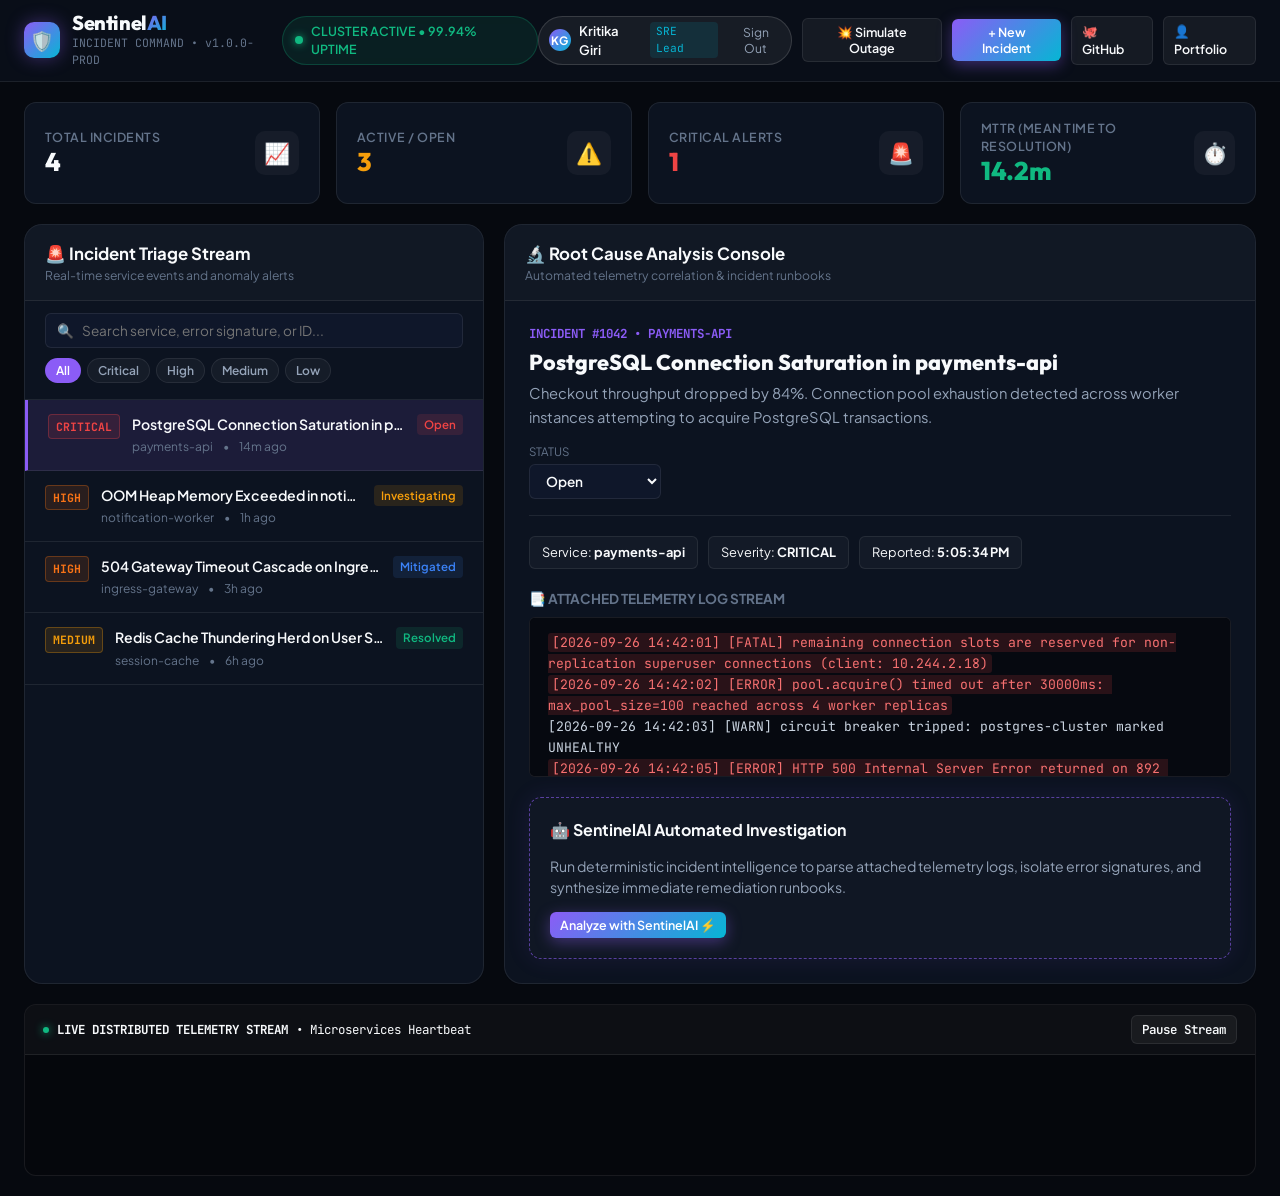
<file: SentinelAI/index.html>
<!DOCTYPE html>
<html lang="en">
<head>
  <meta charset="UTF-8">
  <meta name="viewport" content="width=device-width, initial-scale=1.0">
  <meta http-equiv="X-UA-Compatible" content="ie=edge">

  <title>SentinelAI — Incident Command Center &amp; AI Telemetry Intelligence</title>
  <meta name="title" content="SentinelAI — Incident Command Center &amp; AI Telemetry Intelligence">
  <meta name="description" content="AI-powered real-time incident intelligence and telemetry analysis platform. Automated log clustering, root-cause diagnosis, and incident lifecycle management by Kritika Giri (@Kritzz-23).">

  <!-- Fonts -->
  <link rel="preconnect" href="https://fonts.googleapis.com">
  <link rel="preconnect" href="https://fonts.gstatic.com" crossorigin>
  <link href="https://fonts.googleapis.com/css2?family=JetBrains+Mono:wght@400;500;700&family=Outfit:wght@500;600;700;800&family=Plus+Jakarta+Sans:wght@400;500;600;700&display=swap" rel="stylesheet">

  <link rel="stylesheet" href="styles.css">
  <link rel="icon" href="data:image/svg+xml,<svg xmlns=%22http://www.w3.org/2000/svg%22 viewBox=%220 0 100 100%22><text y=%22.9em%22 font-size=%2290%22>🛡️</text></svg>">
</head>
<body>

  <!-- Top Navigation Bar -->
  <header class="navbar">
    <div class="nav-brand">
      <div class="brand-icon">🛡️</div>
      <div class="brand-text">
        <h1>Sentinel<span>AI</span></h1>
        <div class="brand-subtitle">INCIDENT COMMAND &bull; v1.0.0-PROD</div>
      </div>
    </div>

    <div class="nav-center">
      <div class="system-status-pill">
        <span class="pulse-dot"></span>
        <span>CLUSTER ACTIVE &bull; 99.94% UPTIME</span>
      </div>
    </div>

    <div class="nav-actions">
      <!-- Auth Status Badge / Login Trigger -->
      <div id="auth-user-badge" class="auth-user-pill" style="display: flex; align-items: center; gap: 8px; background: rgba(255, 255, 255, 0.06); border: 1px solid var(--border-glass); padding: 4px 10px; border-radius: var(--radius-full); font-size: 0.82rem;">
        <span class="user-avatar" style="width: 22px; height: 22px; background: var(--accent-gradient); border-radius: 50%; display: flex; align-items: center; justify-content: center; font-size: 0.72rem; font-weight: 700; color: #fff;">KG</span>
        <span id="auth-user-name" style="font-weight: 600; color: var(--text-main);">Kritika Giri</span>
        <span id="auth-user-role" style="font-family: var(--font-mono); font-size: 0.7rem; color: var(--accent-cyan); background: rgba(6, 182, 212, 0.12); padding: 1px 6px; border-radius: 4px;">SRE Lead</span>
        <button id="auth-logout-btn" style="background: none; border: none; color: var(--text-muted); cursor: pointer; font-size: 0.76rem; margin-left: 4px;" title="Sign Out">Sign Out</button>
      </div>

      <button class="btn btn-secondary btn-sm" id="auth-login-btn" style="display: none;">
        🔑 Sign In
      </button>

      <button class="btn btn-secondary btn-sm" id="inject-anomaly-btn" title="Simulate real-time service disruption">
        💥 Simulate Outage
      </button>

      <button class="btn btn-primary btn-sm" id="open-create-modal-btn">
        + New Incident
      </button>

      <a href="https://github.com/Kritzz-23/SentinelAI" target="_blank" rel="noopener noreferrer" class="btn btn-secondary btn-sm" title="View GitHub Repository">
        🐙 GitHub
      </a>

      <a href="https://kritzz-23.github.io/" class="btn btn-secondary btn-sm" title="Back to Kritika's Portfolio">
        👤 Portfolio
      </a>
    </div>
  </header>

  <!-- Main Application Workspace -->
  <main class="app-container">

    <!-- Metrics Row -->
    <section class="metrics-grid">
      <div class="metric-card">
        <div class="metric-meta">
          <span class="metric-label">Total Incidents</span>
          <span class="metric-value" id="metric-total">18</span>
        </div>
        <div class="metric-icon-box" style="color: var(--accent-primary);">📈</div>
      </div>

      <div class="metric-card">
        <div class="metric-meta">
          <span class="metric-label">Active / Open</span>
          <span class="metric-value" id="metric-open" style="color: #f59e0b;">3</span>
        </div>
        <div class="metric-icon-box" style="color: #f59e0b;">⚠️</div>
      </div>

      <div class="metric-card">
        <div class="metric-meta">
          <span class="metric-label">Critical Alerts</span>
          <span class="metric-value" id="metric-critical" style="color: #ef4444;">1</span>
        </div>
        <div class="metric-icon-box" style="color: #ef4444;">🚨</div>
      </div>

      <div class="metric-card">
        <div class="metric-meta">
          <span class="metric-label">MTTR (Mean Time to Resolution)</span>
          <span class="metric-value" id="metric-mttr" style="color: #10b981;">14.2m</span>
        </div>
        <div class="metric-icon-box" style="color: #10b981;">⏱️</div>
      </div>
    </section>

    <!-- Split-Pane Workspace: Feed & Deep Investigation Inspector -->
    <section class="workspace-grid">

      <!-- Left Panel: Incident Feed -->
      <div class="panel-card">
        <div class="panel-header">
          <div class="panel-title-group">
            <h2>🚨 Incident Triage Stream</h2>
            <div class="panel-subtitle">Real-time service events and anomaly alerts</div>
          </div>
        </div>

        <div class="feed-controls">
          <div class="search-input-wrap">
            <span class="search-icon">🔍</span>
            <input type="text" id="feed-search-input" class="feed-search-input" placeholder="Search service, error signature, or ID..." spellcheck="false">
          </div>

          <div class="severity-filter-bar">
            <button class="filter-chip active" data-sev="all">All</button>
            <button class="filter-chip" data-sev="critical">Critical</button>
            <button class="filter-chip" data-sev="high">High</button>
            <button class="filter-chip" data-sev="medium">Medium</button>
            <button class="filter-chip" data-sev="low">Low</button>
          </div>
        </div>

        <!-- Scrollable Incident Rows Container -->
        <div class="incident-feed-list" id="incident-list-container">
          <!-- Rendered dynamically via app.js -->
        </div>
      </div>

      <!-- Right Panel: Deep Investigation & AI RCA Console -->
      <div class="panel-card investigation-panel">
        <div class="panel-header">
          <div class="panel-title-group">
            <h2>🔬 Root Cause Analysis Console</h2>
            <div class="panel-subtitle">Automated telemetry correlation &amp; incident runbooks</div>
          </div>
        </div>

        <div class="investigation-body" id="investigation-container">
          <!-- Injected dynamically via app.js -->
        </div>
      </div>
    </section>

    <!-- Bottom: Live Telemetry Ticker Console -->
    <section class="telemetry-console-card">
      <div class="telemetry-header">
        <div style="display: flex; align-items: center; gap: 8px;">
          <span class="pulse-dot" style="width: 6px; height: 6px;"></span>
          <strong>LIVE DISTRIBUTED TELEMETRY STREAM</strong> &bull; Microservices Heartbeat
        </div>
        <button class="btn btn-secondary btn-sm" id="stream-toggle-btn">Pause Stream</button>
      </div>
      <div class="telemetry-stream-body" id="telemetry-stream-body">
        <!-- Lines injected dynamically -->
      </div>
    </section>
  </main>

  <!-- Modal: Report New Incident -->
  <div class="modal-backdrop" id="create-incident-modal" role="dialog" aria-modal="true">
    <div class="modal-dialog">
      <div class="modal-header">
        <h3>Report Service Disruption</h3>
        <button class="btn btn-secondary btn-sm" id="close-modal-btn">&times;</button>
      </div>

      <div class="form-group">
        <label for="new-title">Incident Title *</label>
        <input type="text" id="new-title" class="form-control" placeholder="e.g. Redis Cache Eviction Surge">
      </div>

      <div class="form-group">
        <label for="new-service">Affected Microservice *</label>
        <input type="text" id="new-service" class="form-control" placeholder="e.g. payments-api, auth-service, db-cluster">
      </div>

      <div class="form-group">
        <label for="new-severity">Severity Level</label>
        <select id="new-severity" class="form-control">
          <option value="critical">Critical (P0 - Service Down)</option>
          <option value="high" selected>High (P1 - Major Degradation)</option>
          <option value="medium">Medium (P2 - Partial Impact)</option>
          <option value="low">Low (P3 - Minor/Internal)</option>
        </select>
      </div>

      <div class="form-group">
        <label for="new-desc">Incident Description</label>
        <textarea id="new-desc" class="form-control" placeholder="Provide a summary of the observed customer or system symptoms..."></textarea>
      </div>

      <div class="form-group">
        <label for="new-logs">Telemetry Logs Evidence</label>
        <textarea id="new-logs" class="form-control" placeholder="Paste relevant container, Nginx, or database error logs here..."></textarea>
      </div>

      <div class="modal-footer">
        <button class="btn btn-secondary" id="cancel-modal-btn">Cancel</button>
        <button class="btn btn-primary" id="submit-incident-btn">Dispatch Incident 🚨</button>
      </div>
    </div>
  </div>

  <!-- Authentication & SRE Credentials Modal -->
  <div class="modal-overlay" id="auth-modal" style="display: none;">
    <div class="modal-card" style="max-width: 440px;">
      <div class="modal-header">
        <div class="modal-title-group">
          <div class="modal-icon">🔐</div>
          <div>
            <h3>SentinelAI Access Portal</h3>
            <p>Role-Based Access Control (RBAC) &bull; JWT Authentication</p>
          </div>
        </div>
        <button class="modal-close-btn" id="close-auth-modal">✕</button>
      </div>

      <div style="display: flex; gap: 8px; border-bottom: 1px solid var(--border-subtle); margin-bottom: 16px; padding-bottom: 6px;">
        <button id="tab-login-btn" class="btn btn-secondary btn-sm" style="flex: 1; border-color: var(--accent-primary); color: #fff; background: rgba(139, 92, 246, 0.2);">Sign In</button>
        <button id="tab-signup-btn" class="btn btn-secondary btn-sm" style="flex: 1;">Create Account</button>
      </div>

      <!-- Sign In Form -->
      <form id="login-form">
        <div class="form-group">
          <label for="login-email">Engineering Email *</label>
          <input type="email" id="login-email" class="form-control" placeholder="sre@sentinel.io" value="kritika.giri@brainware.edu" required>
        </div>

        <div class="form-group">
          <label for="login-password">Access Key / Password *</label>
          <input type="password" id="login-password" class="form-control" placeholder="••••••••••••" value="demo1234" required>
        </div>

        <div class="form-group">
          <label for="login-role">Assigned Authorization Role</label>
          <select id="login-role" class="form-control">
            <option value="SRE Lead" selected>Site Reliability Engineer (SRE Lead)</option>
            <option value="DevOps Engineer">DevOps & Cloud Engineer</option>
            <option value="Technical Interviewer">Technical Interviewer / Recruiter</option>
          </select>
        </div>

        <div style="display: flex; flex-direction: column; gap: 10px; margin-top: 18px;">
          <button type="submit" class="btn btn-primary" style="width: 100%;">
            Authenticate Session ⚡
          </button>
          <button type="button" id="quick-demo-login-btn" class="btn btn-secondary" style="width: 100%; border-color: var(--accent-cyan); color: var(--accent-cyan);">
            ⚡ 1-Click Recruiter Demo Login
          </button>
        </div>
      </form>

      <!-- Sign Up Form (hidden by default) -->
      <form id="signup-form" style="display: none;">
        <div class="form-group">
          <label for="signup-name">Full Name *</label>
          <input type="text" id="signup-name" class="form-control" placeholder="e.g. Alex Morgan" required>
        </div>

        <div class="form-group">
          <label for="signup-email">Work Email *</label>
          <input type="email" id="signup-email" class="form-control" placeholder="alex@company.com" required>
        </div>

        <div class="form-group">
          <label for="signup-role">Requested Role</label>
          <select id="signup-role" class="form-control">
            <option value="DevOps Engineer">DevOps Engineer</option>
            <option value="SRE Lead">SRE Lead</option>
            <option value="Security Analyst">Security Analyst</option>
          </select>
        </div>

        <div class="form-group">
          <label for="signup-password">Create Password *</label>
          <input type="password" id="signup-password" class="form-control" placeholder="Minimum 6 characters" required>
        </div>

        <div style="margin-top: 18px;">
          <button type="submit" class="btn btn-primary" style="width: 100%;">
            Create Engineering Account 🚀
          </button>
        </div>
      </form>
    </div>
  </div>

  <div id="toast-box" class="toast-box"></div>

  <script src="app.js"></script>
</body>
</html>
</file>
<file: css/styles.css>
/* ==========================================================================
   KRITIKA GIRI — PROFESSIONAL FULL STACK DEVELOPER PORTFOLIO
   Design System: 100% Clean Light Theme (Zero Blue Backgrounds)
   Typography: Inter Tight & Plus Jakarta Sans
   ========================================================================== */

/* --------------------------------------------------------------------------
   1. Design Tokens: Pure Light, Crisp Neutral Palette
   -------------------------------------------------------------------------- */
:root {
  /* Pristine Light Canvas (Pure White & Warm Subtle Gray) */
  --bg-base: #FFFFFF;
  --bg-surface: #FFFFFF;
  --bg-subtle: #F9FAFB;
  --bg-input: #FFFFFF;
  --bg-card: #FFFFFF;
  --bg-card-hover: #FFFFFF;

  /* Typography Colors */
  --text-main: #18181B;       /* Deep Charcoal / Near Black */
  --text-secondary: #52525B;  /* Slate Neutral */
  --text-muted: #71717A;      /* Medium Gray */
  --text-dim: #A1A1AA;        /* Light Gray */

  /* Neutral Modern Accents (Crisp Graphite & Fresh Emerald - No Blue) */
  --accent-primary: #18181B;     /* Crisp Dark Slate / Black */
  --accent-primary-hover: #27272A;
  --accent-light: #F4F4F5;       /* Neutral Off-White / Light Gray */
  --accent-border: #E4E4E7;      /* Clean Light Neutral Border */
  --accent-secondary: #10B981;   /* Fresh Emerald */

  --success-color: #059669;
  --success-light: #ECFDF5;
  --warning-color: #D97706;
  --warning-light: #FFFBEB;
  --danger-color: #DC2626;
  --danger-light: #FEF2F2;

  /* Borders & Dividers */
  --border-subtle: #E5E7EB;
  --border-medium: #D1D5DB;
  --border-focus: #18181B;

  /* Elevation & Soft Shadows */
  --shadow-xs: 0 1px 2px rgba(0, 0, 0, 0.04);
  --shadow-sm: 0 1px 3px rgba(0, 0, 0, 0.06), 0 1px 2px rgba(0, 0, 0, 0.04);
  --shadow-md: 0 4px 6px -1px rgba(0, 0, 0, 0.06), 0 2px 4px -1px rgba(0, 0, 0, 0.04);
  --shadow-lg: 0 10px 25px -3px rgba(0, 0, 0, 0.07), 0 4px 6px -2px rgba(0, 0, 0, 0.04);
  --shadow-xl: 0 20px 35px -5px rgba(0, 0, 0, 0.08), 0 10px 10px -5px rgba(0, 0, 0, 0.03);

  /* Radius */
  --radius-xs: 4px;
  --radius-sm: 8px;
  --radius-md: 12px;
  --radius-lg: 18px;
  --radius-xl: 24px;
  --radius-full: 9999px;

  /* Fonts */
  --font-sans: 'Plus Jakarta Sans', -apple-system, BlinkMacSystemFont, 'Segoe UI', Roboto, sans-serif;
  --font-heading: 'Outfit', 'Plus Jakarta Sans', sans-serif;
  --font-mono: 'JetBrains Mono', Consolas, monospace;

  /* Transitions */
  --transition-fast: 0.15s ease;
  --transition-normal: 0.25s ease;
  --transition-smooth: 0.35s cubic-bezier(0.16, 1, 0.3, 1);

  --container-max: 1200px;
}

/* --------------------------------------------------------------------------
   2. Reset & Global Styles
   -------------------------------------------------------------------------- */
*, *::before, *::after {
  box-sizing: border-box;
  margin: 0;
  padding: 0;
}

html {
  background-color: var(--bg-base);
  color: var(--text-main);
  font-family: var(--font-sans);
  font-size: 16px;
  line-height: 1.6;
  scroll-behavior: smooth;
  -webkit-font-smoothing: antialiased;
  -moz-osx-font-smoothing: grayscale;
}

body {
  background-color: var(--bg-base);
  color: var(--text-main);
  overflow-x: hidden;
  min-height: 100vh;
}

a {
  color: inherit;
  text-decoration: none;
  transition: color var(--transition-fast);
}

button {
  font-family: inherit;
  cursor: pointer;
  border: none;
  background: none;
}

input, textarea, select {
  font-family: inherit;
}

img {
  max-width: 100%;
  display: block;
}

.container {
  width: 100%;
  max-width: var(--container-max);
  margin-left: auto;
  margin-right: auto;
  padding-left: clamp(16px, 4vw, 32px);
  padding-right: clamp(16px, 4vw, 32px);
}

.section {
  padding: clamp(70px, 9vw, 110px) 0;
  position: relative;
  background-color: #FFFFFF;
}

.section-alt {
  background-color: #F9FAFB;
  border-top: 1px solid var(--border-subtle);
  border-bottom: 1px solid var(--border-subtle);
}

/* Section Header */
.section-header {
  margin-bottom: 48px;
}

.section-header.text-center {
  text-align: center;
}

.section-badge {
  display: inline-flex;
  align-items: center;
  gap: 6px;
  padding: 4px 12px;
  border-radius: var(--radius-full);
  background-color: var(--accent-light);
  color: var(--text-main);
  font-family: var(--font-mono);
  font-size: 0.76rem;
  font-weight: 600;
  letter-spacing: 0.05em;
  text-transform: uppercase;
  margin-bottom: 12px;
  border: 1px solid var(--accent-border);
}

.section-title {
  font-family: var(--font-heading);
  font-size: clamp(2rem, 3.8vw, 2.75rem);
  font-weight: 800;
  color: var(--text-main);
  letter-spacing: -0.02em;
  line-height: 1.15;
}

.section-description {
  margin-top: 12px;
  font-size: 1.08rem;
  color: var(--text-secondary);
  max-width: 680px;
  line-height: 1.6;
}

.section-header.text-center .section-description {
  margin-left: auto;
  margin-right: auto;
}

/* --------------------------------------------------------------------------
   3. Buttons & Component Utilities
   -------------------------------------------------------------------------- */
.btn {
  display: inline-flex;
  align-items: center;
  justify-content: center;
  gap: 8px;
  padding: 11px 22px;
  border-radius: var(--radius-sm);
  font-weight: 600;
  font-size: 0.94rem;
  line-height: 1;
  transition: all var(--transition-normal);
  cursor: pointer;
  white-space: nowrap;
}

.btn-primary {
  background-color: var(--accent-primary);
  color: #FFFFFF;
  border: 1px solid var(--accent-primary);
  box-shadow: 0 2px 4px rgba(0, 0, 0, 0.12);
}

.btn-primary:hover {
  background-color: var(--accent-primary-hover);
  border-color: var(--accent-primary-hover);
  transform: translateY(-1px);
  box-shadow: 0 4px 10px rgba(0, 0, 0, 0.18);
}

.btn-secondary {
  background-color: #FFFFFF;
  color: var(--text-main);
  border: 1px solid var(--border-medium);
  box-shadow: var(--shadow-xs);
}

.btn-secondary:hover {
  background-color: var(--bg-subtle);
  border-color: var(--border-medium);
  transform: translateY(-1px);
}

.btn-outline {
  background: transparent;
  color: var(--text-secondary);
  border: 1px solid var(--border-medium);
}

.btn-outline:hover {
  color: var(--text-main);
  background-color: var(--bg-subtle);
}

.btn-sm {
  padding: 8px 16px;
  font-size: 0.84rem;
}

.btn-live {
  background-color: var(--success-color);
  color: #FFFFFF;
  border: 1px solid var(--success-color);
  font-weight: 600;
  box-shadow: 0 2px 6px rgba(5, 150, 105, 0.25);
}

.btn-live:hover {
  background-color: #047857;
  border-color: #047857;
  transform: translateY(-1px);
  box-shadow: 0 4px 12px rgba(5, 150, 105, 0.35);
}

/* --------------------------------------------------------------------------
   4. Header & Navigation Bar
   -------------------------------------------------------------------------- */
.header {
  position: sticky;
  top: 0;
  width: 100%;
  height: 72px;
  background-color: rgba(255, 255, 255, 0.95);
  backdrop-filter: blur(14px);
  -webkit-backdrop-filter: blur(14px);
  border-bottom: 1px solid var(--border-subtle);
  z-index: 100;
  transition: all var(--transition-normal);
}

.nav-container {
  display: flex;
  align-items: center;
  justify-content: space-between;
  gap: clamp(16px, 2.5vw, 32px);
  height: 100%;
  max-width: 1400px;
  margin: 0 auto;
  padding: 0 clamp(16px, 3vw, 36px);
}

.brand-logo {
  display: flex;
  align-items: center;
  gap: 12px;
  text-decoration: none;
  flex-shrink: 0;
}

.brand-badge {
  font-family: var(--font-mono);
  font-size: 0.82rem;
  font-weight: 700;
  padding: 5px 10px;
  border-radius: var(--radius-sm);
  background-color: #F4F4F5;
  color: var(--text-main);
  border: 1px solid var(--border-subtle);
  transition: all var(--transition-fast);
}

.brand-logo:hover .brand-badge {
  background-color: var(--accent-primary);
  color: #FFFFFF;
  border-color: var(--accent-primary);
}

.brand-name {
  font-family: var(--font-heading);
  font-size: 1.15rem;
  font-weight: 700;
  color: var(--text-main);
  letter-spacing: -0.01em;
}

/* Nav Menu Pill Container with clean spacing */
.nav-center-wrapper {
  display: flex;
  align-items: center;
  justify-content: center;
}

.nav-menu {
  display: flex;
  align-items: center;
  gap: 4px;
  list-style: none;
  background-color: #F8FAFC;
  padding: 4px 6px;
  border-radius: var(--radius-full);
  border: 1px solid var(--border-subtle);
  box-shadow: 0 1px 2px rgba(0, 0, 0, 0.02);
}

.nav-link {
  font-size: 0.88rem;
  font-weight: 500;
  color: var(--text-secondary);
  padding: 6px 14px;
  border-radius: var(--radius-full);
  transition: all var(--transition-fast);
  white-space: nowrap;
  display: inline-flex;
  align-items: center;
}

.nav-link:hover {
  color: var(--text-main);
  background-color: #FFFFFF;
  box-shadow: 0 1px 3px rgba(0, 0, 0, 0.06);
}

.nav-link.active {
  color: var(--text-main);
  font-weight: 600;
  background-color: #FFFFFF;
  box-shadow: 0 1px 4px rgba(0, 0, 0, 0.08);
}

/* Header Actions with distinct, generous spacing */
.header-actions {
  display: flex;
  align-items: center;
  gap: 12px;
  flex-shrink: 0;
}

.social-links-group {
  display: flex;
  align-items: center;
  gap: 8px;
}

.nav-social-btn {
  display: inline-flex;
  align-items: center;
  gap: 6px;
  padding: 6px 12px;
  border-radius: var(--radius-full);
  background-color: #FFFFFF;
  border: 1px solid var(--border-subtle);
  color: var(--text-secondary);
  font-size: 0.84rem;
  font-weight: 500;
  transition: all var(--transition-fast);
  text-decoration: none;
}

.nav-social-btn:hover {
  color: var(--text-main);
  background-color: #F4F4F5;
  border-color: var(--border-medium);
}

.nav-cta-btn {
  border-radius: var(--radius-full);
  padding: 8px 18px;
  font-size: 0.86rem;
  font-weight: 600;
}

.mobile-toggle {
  display: none;
  flex-direction: column;
  gap: 5px;
  padding: 8px;
  cursor: pointer;
}

.mobile-toggle span {
  display: block;
  width: 20px;
  height: 2px;
  background-color: var(--text-main);
  border-radius: 2px;
}

/* --------------------------------------------------------------------------
   5. Hero Section (Clean, Human, Light)
   -------------------------------------------------------------------------- */
.hero-section {
  padding: clamp(60px, 8vw, 100px) 0 60px;
  background-color: #FFFFFF;
}

.hero-grid {
  display: grid;
  grid-template-columns: 1.15fr 0.85fr;
  gap: clamp(40px, 6vw, 70px);
  align-items: center;
}

.hero-status-pill {
  display: inline-flex;
  align-items: center;
  gap: 12px;
  padding: 7px 18px;
  border-radius: var(--radius-full);
  background-color: #F8FAFC;
  border: 1px solid var(--border-subtle);
  font-size: 0.84rem;
  color: var(--text-secondary);
  font-weight: 500;
  margin-bottom: 22px;
  box-shadow: var(--shadow-xs);
  flex-wrap: wrap;
}

.status-indicator {
  display: inline-flex;
  align-items: center;
  gap: 8px;
}

.status-dot {
  width: 8px;
  height: 8px;
  border-radius: 50%;
  background-color: var(--success-color);
  box-shadow: 0 0 6px var(--success-color);
}

.hero-name {
  font-family: var(--font-heading);
  font-size: clamp(2.5rem, 5.5vw, 4.2rem);
  font-weight: 800;
  letter-spacing: -0.03em;
  color: var(--text-main);
  line-height: 1.08;
  margin-bottom: 14px;
}

.hero-role-wrapper {
  display: flex;
  align-items: center;
  gap: 8px;
  font-size: clamp(1.1rem, 2vw, 1.45rem);
  font-weight: 600;
  color: var(--text-secondary);
  margin-bottom: 20px;
}

.typewriter-text {
  color: var(--text-main);
  border-right: 2px solid var(--text-main);
  padding-right: 4px;
  animation: blinkCaret 0.8s infinite;
}

@keyframes blinkCaret {
  50% { border-color: transparent; }
}

.hero-bio {
  font-size: 1.08rem;
  color: var(--text-secondary);
  line-height: 1.68;
  margin-bottom: 24px;
  max-width: 580px;
}

.hero-bio strong {
  color: var(--text-main);
  font-weight: 600;
}

.hero-tech-pills {
  display: flex;
  flex-wrap: wrap;
  gap: 8px;
  margin-bottom: 32px;
}

.hero-tech-tag {
  font-family: var(--font-mono);
  font-size: 0.78rem;
  padding: 5px 12px;
  border-radius: var(--radius-sm);
  background-color: #FFFFFF;
  border: 1px solid var(--border-subtle);
  color: var(--text-secondary);
  font-weight: 500;
  box-shadow: var(--shadow-xs);
}

.hero-actions {
  display: flex;
  align-items: center;
  justify-content: center;
  flex-wrap: wrap;
  gap: 14px;
  margin: 0 auto 36px auto;
  text-align: center;
}

.live-pulse-dot {
  width: 8px;
  height: 8px;
  border-radius: 50%;
  background-color: #10B981;
  box-shadow: 0 0 0 0 rgba(16, 185, 129, 0.7);
  display: inline-block;
  margin-right: 2px;
  animation: livePulse 1.8s infinite;
}

@keyframes livePulse {
  0% {
    box-shadow: 0 0 0 0 rgba(16, 185, 129, 0.7);
  }
  70% {
    box-shadow: 0 0 0 6px rgba(16, 185, 129, 0);
  }
  100% {
    box-shadow: 0 0 0 0 rgba(16, 185, 129, 0);
  }
}

.hero-stats-row {
  display: flex;
  justify-content: center;
  align-items: center;
  gap: clamp(20px, 4vw, 40px);
  padding-top: 24px;
  border-top: 1px solid var(--border-subtle);
  margin: 0 auto;
  flex-wrap: wrap;
}

.stat-item {
  display: flex;
  flex-direction: column;
}

.stat-num {
  font-family: var(--font-heading);
  font-size: 1.85rem;
  font-weight: 800;
  color: var(--text-main);
  line-height: 1.1;
}

.stat-num span {
  font-size: 1rem;
  color: var(--text-muted);
  font-weight: 500;
}

.stat-label {
  font-size: 0.78rem;
  color: var(--text-muted);
  font-weight: 500;
  margin-top: 2px;
}

/* Right Column: Human Spotlight Card */
.hero-spotlight-card {
  background-color: #FFFFFF;
  border-radius: var(--radius-xl);
  border: 1px solid var(--border-subtle);
  box-shadow: var(--shadow-lg);
  overflow: hidden;
  transition: transform var(--transition-normal);
}

.hero-spotlight-card:hover {
  transform: translateY(-3px);
}

.spotlight-portrait-wrap {
  position: relative;
  width: 100%;
  aspect-ratio: 16 / 10;
  overflow: hidden;
  background-color: var(--bg-subtle);
}

.spotlight-portrait-wrap img {
  width: 100%;
  height: 100%;
  object-fit: cover;
}

.spotlight-card-body {
  padding: 24px;
}

.spotlight-header-meta {
  display: flex;
  align-items: center;
  justify-content: space-between;
  margin-bottom: 8px;
}

.spotlight-title {
  font-family: var(--font-heading);
  font-size: 1.25rem;
  font-weight: 700;
  color: var(--text-main);
}

.spotlight-sub {
  font-size: 0.88rem;
  color: var(--text-secondary);
  line-height: 1.5;
  margin-bottom: 18px;
}

.spotlight-featured-project {
  padding: 16px;
  border-radius: var(--radius-md);
  background-color: var(--bg-subtle);
  border: 1px solid var(--border-subtle);
  display: flex;
  flex-direction: column;
  gap: 8px;
}

.featured-pill-tag {
  display: inline-flex;
  align-items: center;
  gap: 5px;
  font-family: var(--font-mono);
  font-size: 0.72rem;
  font-weight: 700;
  color: var(--success-color);
  text-transform: uppercase;
}

.featured-proj-title {
  font-weight: 700;
  font-size: 1.05rem;
  color: var(--text-main);
}

.featured-proj-desc {
  font-size: 0.85rem;
  color: var(--text-secondary);
  line-height: 1.45;
}

.featured-proj-actions {
  display: flex;
  gap: 10px;
  margin-top: 6px;
}

/* --------------------------------------------------------------------------
   6. About Section (Authentic Human Story & Engineering Values)
   -------------------------------------------------------------------------- */
.about-grid {
  display: grid;
  grid-template-columns: 1fr 1fr;
  gap: 48px;
  align-items: start;
}

.about-text-content {
  display: flex;
  flex-direction: column;
  gap: 18px;
}

.about-text-content p {
  color: var(--text-secondary);
  font-size: 1.04rem;
  line-height: 1.7;
}

.about-text-content p.lead-p {
  color: var(--text-main);
  font-size: 1.15rem;
  font-weight: 500;
}

.about-academic-card {
  padding: 20px;
  border-radius: var(--radius-md);
  background-color: #FFFFFF;
  border: 1px solid var(--border-subtle);
  box-shadow: var(--shadow-sm);
  display: flex;
  flex-direction: column;
  gap: 8px;
  margin-top: 10px;
}

.academic-tag-row {
  display: flex;
  align-items: center;
  justify-content: space-between;
}

.academic-uni-title {
  font-weight: 700;
  font-size: 1.15rem;
  color: var(--text-main);
}

.academic-degree-sub {
  font-size: 0.92rem;
  color: var(--text-secondary);
}

/* Engineering Values (Right Column) */
.values-grid {
  display: grid;
  grid-template-columns: 1fr;
  gap: 16px;
}

.value-card {
  padding: 20px;
  border-radius: var(--radius-md);
  background-color: #FFFFFF;
  border: 1px solid var(--border-subtle);
  box-shadow: var(--shadow-sm);
  display: flex;
  gap: 16px;
  align-items: flex-start;
  transition: transform var(--transition-normal), box-shadow var(--transition-normal);
}

.value-card:hover {
  transform: translateY(-2px);
  box-shadow: var(--shadow-md);
}

.value-icon {
  width: 42px;
  height: 42px;
  border-radius: var(--radius-sm);
  background-color: var(--accent-light);
  color: var(--text-main);
  display: grid;
  place-items: center;
  font-size: 1.25rem;
  flex-shrink: 0;
}

.value-title {
  font-weight: 700;
  font-size: 1.05rem;
  color: var(--text-main);
  margin-bottom: 4px;
}

.value-desc {
  font-size: 0.88rem;
  color: var(--text-secondary);
  line-height: 1.5;
}

/* --------------------------------------------------------------------------
   7. Live NLP Contract Risk Playground (Interactive & Practical)
   -------------------------------------------------------------------------- */
.nlp-playground-card {
  background-color: #FFFFFF;
  border-radius: var(--radius-xl);
  border: 1px solid var(--border-subtle);
  box-shadow: var(--shadow-lg);
  overflow: hidden;
}

.nlp-playground-header {
  padding: 18px 24px;
  border-bottom: 1px solid var(--border-subtle);
  display: flex;
  align-items: center;
  justify-content: space-between;
  flex-wrap: wrap;
  gap: 12px;
  background-color: var(--bg-subtle);
}

.nlp-sample-presets {
  display: flex;
  align-items: center;
  gap: 8px;
  flex-wrap: wrap;
}

.nlp-preset-btn {
  padding: 6px 14px;
  border-radius: var(--radius-sm);
  font-size: 0.84rem;
  font-weight: 500;
  background-color: #FFFFFF;
  border: 1px solid var(--border-medium);
  color: var(--text-secondary);
  cursor: pointer;
  transition: all var(--transition-fast);
}

.nlp-preset-btn:hover, .nlp-preset-btn.active {
  background-color: var(--accent-primary);
  border-color: var(--accent-primary);
  color: #FFFFFF;
}

.nlp-grid {
  display: grid;
  grid-template-columns: 1fr 1fr;
  min-height: 380px;
}

.nlp-input-pane {
  padding: 24px;
  border-right: 1px solid var(--border-subtle);
  display: flex;
  flex-direction: column;
}

.nlp-label {
  font-size: 0.82rem;
  font-weight: 600;
  text-transform: uppercase;
  color: var(--text-muted);
  letter-spacing: 0.05em;
  margin-bottom: 10px;
}

.nlp-textarea {
  flex: 1;
  width: 100%;
  min-height: 200px;
  padding: 16px;
  border-radius: var(--radius-md);
  border: 1px solid var(--border-subtle);
  background-color: #FFFFFF;
  color: var(--text-main);
  font-size: 0.95rem;
  line-height: 1.6;
  resize: vertical;
  outline: none;
}

.nlp-textarea:focus {
  border-color: var(--text-main);
}

.nlp-actions-bar {
  margin-top: 16px;
  display: flex;
  justify-content: flex-end;
  gap: 10px;
}

.nlp-result-pane {
  padding: 24px;
  background-color: #FFFFFF;
  display: flex;
  flex-direction: column;
  gap: 16px;
}

.nlp-score-header {
  display: flex;
  align-items: center;
  justify-content: space-between;
  padding-bottom: 14px;
  border-bottom: 1px solid var(--border-subtle);
}

.nlp-score-val {
  font-family: var(--font-heading);
  font-size: 1.75rem;
  font-weight: 800;
  color: var(--danger-color);
}

.nlp-score-label {
  font-size: 0.76rem;
  font-weight: 600;
  text-transform: uppercase;
  color: var(--text-muted);
}

.nlp-category-pill {
  display: inline-block;
  padding: 4px 10px;
  border-radius: var(--radius-full);
  font-size: 0.82rem;
  font-weight: 600;
  background-color: var(--danger-light);
  color: var(--danger-color);
}

.nlp-flagged-tokens {
  display: flex;
  flex-wrap: wrap;
  gap: 6px;
}

.nlp-token-chip {
  padding: 3px 8px;
  border-radius: 4px;
  background-color: #FEE2E2;
  color: #B91C1C;
  font-family: var(--font-mono);
  font-size: 0.78rem;
  font-weight: 500;
}

.nlp-remediation-box {
  padding: 14px;
  border-radius: var(--radius-md);
  background-color: var(--bg-subtle);
  border-left: 3px solid var(--accent-primary);
  font-size: 0.88rem;
  color: var(--text-secondary);
  line-height: 1.5;
}

/* --------------------------------------------------------------------------
   8. Projects Grid & Shipped Software
   -------------------------------------------------------------------------- */
.projects-filter-bar {
  display: flex;
  align-items: center;
  justify-content: center;
  gap: 8px;
  flex-wrap: wrap;
  margin-bottom: 36px;
}

.filter-pill {
  padding: 8px 18px;
  border-radius: var(--radius-full);
  font-size: 0.88rem;
  font-weight: 500;
  background-color: #FFFFFF;
  border: 1px solid var(--border-medium);
  color: var(--text-secondary);
  cursor: pointer;
  transition: all var(--transition-fast);
}

.filter-pill:hover, .filter-pill.active {
  background-color: var(--text-main);
  border-color: var(--text-main);
  color: #FFFFFF;
}

.projects-grid {
  display: grid;
  grid-template-columns: repeat(2, 1fr);
  gap: 28px;
}

.project-card {
  background-color: #FFFFFF;
  border-radius: var(--radius-lg);
  border: 1px solid var(--border-subtle);
  box-shadow: var(--shadow-sm);
  overflow: hidden;
  display: flex;
  flex-direction: column;
  transition: transform var(--transition-normal), box-shadow var(--transition-normal), border-color var(--transition-normal);
}

.project-card:hover {
  transform: translateY(-4px);
  box-shadow: var(--shadow-lg);
  border-color: var(--border-medium);
}

.project-media-wrap {
  position: relative;
  width: 100%;
  aspect-ratio: 16 / 9;
  background-color: var(--bg-subtle);
  overflow: hidden;
}

.project-media-wrap img {
  width: 100%;
  height: 100%;
  object-fit: cover;
  transition: transform var(--transition-smooth);
}

.project-card:hover .project-media-wrap img {
  transform: scale(1.03);
}

.project-badge-overlay {
  position: absolute;
  top: 14px;
  right: 14px;
  z-index: 2;
}

.project-body {
  padding: 24px;
  display: flex;
  flex-direction: column;
  flex: 1;
}

.project-top-meta {
  display: flex;
  align-items: center;
  justify-content: space-between;
  margin-bottom: 8px;
}

.project-category {
  font-family: var(--font-mono);
  font-size: 0.75rem;
  font-weight: 600;
  text-transform: uppercase;
  color: var(--text-secondary);
}

.project-stars {
  font-size: 0.82rem;
  color: var(--text-muted);
}

.project-title {
  font-family: var(--font-heading);
  font-size: 1.35rem;
  font-weight: 700;
  color: var(--text-main);
  margin-bottom: 8px;
}

.project-desc {
  font-size: 0.94rem;
  color: var(--text-secondary);
  line-height: 1.55;
  margin-bottom: 18px;
  flex: 1;
}

.project-stack {
  display: flex;
  flex-wrap: wrap;
  gap: 6px;
  margin-bottom: 20px;
}

.tech-chip {
  font-family: var(--font-mono);
  font-size: 0.74rem;
  padding: 3px 10px;
  border-radius: var(--radius-sm);
  background-color: var(--bg-subtle);
  color: var(--text-secondary);
  font-weight: 500;
}

.project-actions {
  display: flex;
  align-items: center;
  gap: 10px;
  padding-top: 14px;
  border-top: 1px solid var(--border-subtle);
}

/* --------------------------------------------------------------------------
   9. Skills & Technical Competencies
   -------------------------------------------------------------------------- */
.skills-category-tabs {
  display: flex;
  justify-content: center;
  gap: 10px;
  margin-bottom: 32px;
}

.skill-tab-btn {
  padding: 8px 18px;
  border-radius: var(--radius-full);
  font-size: 0.88rem;
  font-weight: 600;
  background-color: #FFFFFF;
  border: 1px solid var(--border-medium);
  color: var(--text-secondary);
  cursor: pointer;
  transition: all var(--transition-fast);
}

.skill-tab-btn:hover, .skill-tab-btn.active {
  background-color: var(--accent-primary);
  border-color: var(--accent-primary);
  color: #FFFFFF;
}

.skills-grid {
  display: grid;
  grid-template-columns: repeat(3, 1fr);
  gap: 20px;
}

.skill-card {
  padding: 22px;
  border-radius: var(--radius-md);
  background-color: #FFFFFF;
  border: 1px solid var(--border-subtle);
  box-shadow: var(--shadow-xs);
  display: flex;
  flex-direction: column;
  justify-content: space-between;
  gap: 14px;
  transition: all var(--transition-normal);
}

.skill-card:hover {
  transform: translateY(-2px);
  box-shadow: var(--shadow-md);
  border-color: var(--border-medium);
}

.skill-card-top {
  display: flex;
  align-items: center;
  justify-content: space-between;
  gap: 10px;
}

.skill-icon-name {
  display: flex;
  align-items: center;
  gap: 12px;
}

.skill-icon-brand {
  width: 36px;
  height: 36px;
  border-radius: 8px;
  background-color: #F8FAFC;
  border: 1px solid #E2E8F0;
  display: flex;
  align-items: center;
  justify-content: center;
  flex-shrink: 0;
}

.skill-icon-brand svg {
  display: block;
}

.skill-title {
  font-weight: 700;
  font-size: 0.98rem;
  color: var(--text-main);
  letter-spacing: -0.01em;
}

.skill-tier-badge {
  font-family: var(--font-mono);
  font-size: 0.72rem;
  font-weight: 600;
  padding: 3px 8px;
  border-radius: 4px;
  background: #EFF6FF;
  color: #1D4ED8;
  border: 1px solid #DBEAFE;
  white-space: nowrap;
}

.skill-bar-wrap {
  width: 100%;
  height: 4px;
  background-color: #F1F5F9;
  border-radius: 999px;
  overflow: hidden;
}

.skill-bar-fill {
  height: 100%;
  background: linear-gradient(90deg, #2563EB, #3B82F6);
  border-radius: 999px;
  transition: width 0.8s ease-out;
}

.skill-tags-row {
  display: flex;
  flex-wrap: wrap;
  gap: 6px;
}

.skill-subtag {
  font-size: 0.74rem;
  padding: 3px 8px;
  border-radius: 4px;
  background-color: #F8FAFC;
  border: 1px solid #E2E8F0;
  color: #475569;
  font-weight: 500;
}

/* --------------------------------------------------------------------------
   10. Education Timeline
   -------------------------------------------------------------------------- */
.timeline-wrap {
  max-width: 820px;
  margin: 0 auto;
  position: relative;
  padding-left: 32px;
}

.timeline-wrap::before {
  content: '';
  position: absolute;
  top: 10px;
  bottom: 10px;
  left: 10px;
  width: 2px;
  background-color: var(--border-medium);
}

.timeline-item {
  position: relative;
  margin-bottom: 36px;
}

.timeline-dot {
  position: absolute;
  top: 6px;
  left: -28px;
  width: 14px;
  height: 14px;
  border-radius: 50%;
  background-color: var(--accent-primary);
  border: 3px solid #FFFFFF;
  box-shadow: 0 0 0 2px var(--accent-primary);
}

.timeline-card {
  padding: 24px;
  border-radius: var(--radius-md);
  background-color: #FFFFFF;
  border: 1px solid var(--border-subtle);
  box-shadow: var(--shadow-sm);
}

.timeline-header {
  display: flex;
  align-items: center;
  justify-content: space-between;
  margin-bottom: 6px;
  flex-wrap: wrap;
  gap: 8px;
}

.timeline-role {
  font-family: var(--font-heading);
  font-weight: 700;
  font-size: 1.15rem;
  color: var(--text-main);
}

.timeline-date {
  font-family: var(--font-mono);
  font-size: 0.8rem;
  color: var(--text-muted);
  font-weight: 500;
}

.timeline-org {
  font-size: 0.95rem;
  color: var(--text-secondary);
  font-weight: 600;
  margin-bottom: 10px;
}

.timeline-desc {
  font-size: 0.92rem;
  color: var(--text-secondary);
  line-height: 1.6;
}

/* --------------------------------------------------------------------------
   11. Contact Section
   -------------------------------------------------------------------------- */
.contact-grid {
  display: grid;
  grid-template-columns: 1fr 1.2fr;
  gap: 48px;
  align-items: start;
}

.contact-info-col {
  display: flex;
  flex-direction: column;
  gap: 20px;
}

.contact-channel-card {
  padding: 18px;
  border-radius: var(--radius-md);
  background-color: #FFFFFF;
  border: 1px solid var(--border-subtle);
  display: flex;
  align-items: center;
  gap: 16px;
  transition: all var(--transition-fast);
  box-shadow: var(--shadow-xs);
}

.contact-channel-card:hover {
  border-color: var(--accent-primary);
  transform: translateY(-2px);
  box-shadow: var(--shadow-md);
}

.contact-channel-icon {
  width: 44px;
  height: 44px;
  border-radius: var(--radius-sm);
  background-color: var(--accent-light);
  color: var(--text-main);
  display: grid;
  place-items: center;
  font-size: 1.3rem;
  flex-shrink: 0;
}

.contact-channel-label {
  font-size: 0.78rem;
  color: var(--text-muted);
  font-weight: 600;
  text-transform: uppercase;
}

.contact-channel-val {
  font-weight: 700;
  font-size: 0.98rem;
  color: var(--text-main);
}

/* Contact Form */
.contact-form-card {
  padding: 32px;
  border-radius: var(--radius-lg);
  background-color: #FFFFFF;
  border: 1px solid var(--border-subtle);
  box-shadow: var(--shadow-md);
}

.form-group {
  margin-bottom: 20px;
}

.form-label {
  display: block;
  font-size: 0.85rem;
  font-weight: 600;
  color: var(--text-secondary);
  margin-bottom: 8px;
}

.form-input {
  width: 100%;
  padding: 12px 16px;
  border-radius: var(--radius-sm);
  border: 1px solid var(--border-medium);
  background-color: #FFFFFF;
  color: var(--text-main);
  font-size: 0.95rem;
  outline: none;
  transition: border-color var(--transition-fast);
}

.form-input:focus {
  border-color: var(--text-main);
  box-shadow: 0 0 0 3px var(--accent-light);
}

textarea.form-input {
  resize: vertical;
  min-height: 120px;
}

/* --------------------------------------------------------------------------
   12. Footer
   -------------------------------------------------------------------------- */
.footer {
  padding: 36px 0;
  border-top: 1px solid var(--border-subtle);
  background-color: #FFFFFF;
  font-size: 0.88rem;
  color: var(--text-muted);
}

.footer-content {
  display: flex;
  align-items: center;
  justify-content: space-between;
  flex-wrap: wrap;
  gap: 16px;
}

.footer-links {
  display: flex;
  gap: 20px;
}

.footer-links a:hover {
  color: var(--text-main);
}

/* --------------------------------------------------------------------------
   13. Modal & Toast Notifications
   -------------------------------------------------------------------------- */
.modal-overlay {
  position: fixed;
  inset: 0;
  background-color: rgba(17, 24, 39, 0.45);
  backdrop-filter: blur(4px);
  z-index: 1000;
  display: grid;
  place-items: center;
  padding: 20px;
  opacity: 0;
  pointer-events: none;
  transition: opacity var(--transition-normal);
}

.modal-overlay.show {
  opacity: 1;
  pointer-events: auto;
}

.modal-content {
  position: relative;
  width: 100%;
  max-width: 720px;
  max-height: 88vh;
  overflow-y: auto;
  background-color: #FFFFFF;
  border-radius: var(--radius-lg);
  padding: clamp(24px, 4vw, 36px);
  box-shadow: var(--shadow-xl);
  transform: translateY(15px);
  transition: transform var(--transition-normal);
}

.modal-overlay.show .modal-content {
  transform: translateY(0);
}

.modal-close-btn {
  position: absolute;
  top: 20px;
  right: 20px;
  width: 32px;
  height: 32px;
  border-radius: 50%;
  border: 1px solid var(--border-subtle);
  background-color: var(--bg-subtle);
  color: var(--text-secondary);
  display: grid;
  place-items: center;
  cursor: pointer;
}

.modal-close-btn:hover {
  color: var(--text-main);
  background-color: var(--border-medium);
}

.toast-msg {
  position: fixed;
  bottom: 24px;
  left: 50%;
  transform: translateX(-50%) translateY(80px);
  padding: 10px 22px;
  border-radius: var(--radius-full);
  background-color: #18181B;
  color: #FFFFFF;
  font-size: 0.88rem;
  font-weight: 500;
  box-shadow: var(--shadow-lg);
  z-index: 9999;
  opacity: 0;
  transition: all var(--transition-smooth);
}

.toast-msg.show {
  transform: translateX(-50%) translateY(0);
  opacity: 1;
}

/* --------------------------------------------------------------------------
   14. Responsive Breakpoints
   -------------------------------------------------------------------------- */
@media (max-width: 960px) {
  .hero-grid {
    grid-template-columns: 1fr;
    text-align: center;
  }

  .hero-bio {
    margin-left: auto;
    margin-right: auto;
  }

  .hero-role-wrapper {
    justify-content: center;
  }

  .hero-tech-pills {
    justify-content: center;
  }

  .hero-actions {
    justify-content: center;
  }

  .hero-stats-row {
    justify-content: center;
  }

  .hero-spotlight-card {
    max-width: 460px;
    margin: 0 auto;
  }

  .about-grid {
    grid-template-columns: 1fr;
  }

  .nlp-grid {
    grid-template-columns: 1fr;
  }

  .nlp-input-pane {
    border-right: none;
    border-bottom: 1px solid var(--border-subtle);
  }

  .projects-grid {
    grid-template-columns: 1fr;
  }

  .skills-grid {
    grid-template-columns: 1fr;
  }

  .contact-grid {
    grid-template-columns: 1fr;
  }
}

@media (max-width: 1200px) {
  .nav-menu {
    gap: 2px;
    padding: 3px 5px;
  }

  .nav-link {
    padding: 5px 10px;
    font-size: 0.84rem;
  }

  .nav-social-btn .nav-btn-text {
    display: none;
  }

  .nav-social-btn {
    padding: 6px 9px;
  }
}

@media (max-width: 992px) {
  .nav-center-wrapper {
    display: none;
  }

  .nav-menu {
    position: fixed;
    top: 72px;
    left: 0;
    width: 100%;
    background-color: #FFFFFF;
    border-bottom: 1px solid var(--border-subtle);
    flex-direction: column;
    padding: 20px 24px;
    gap: 8px;
    display: none;
    border-radius: 0;
    box-shadow: var(--shadow-lg);
  }

  .nav-menu.show {
    display: flex;
  }

  .nav-menu .nav-link {
    width: 100%;
    padding: 10px 16px;
    border-radius: var(--radius-sm);
  }

  .mobile-toggle {
    display: flex;
  }
}

@media (max-width: 768px) {
  .social-links-group {
    display: none;
  }

  .hero-stats-row {
    flex-wrap: wrap;
    gap: 20px;
  }

  .cmd-trigger-btn .cmd-label {
    display: none;
  }
}

/* ==========================================================================
   ADVANCED FEATURES: Command Palette, Architecture Simulator & Live Tools
   100% Crisp Light Theme System
   ========================================================================== */

/* --------------------------------------------------------------------------
   A. Command Palette Trigger Button (Header)
   -------------------------------------------------------------------------- */
.cmd-trigger-btn {
  display: inline-flex;
  align-items: center;
  gap: 8px;
  padding: 6px 12px;
  background-color: #F9FAFB;
  border: 1px solid var(--border-subtle);
  border-radius: var(--radius-sm);
  color: var(--text-secondary);
  font-size: 0.82rem;
  font-weight: 600;
  transition: all var(--transition-fast);
}

.cmd-trigger-btn:hover {
  background-color: #F3F4F6;
  border-color: var(--border-medium);
  color: var(--text-main);
}

.cmd-kbd {
  display: inline-block;
  font-family: var(--font-mono);
  font-size: 0.72rem;
  font-weight: 700;
  padding: 2px 6px;
  background-color: #FFFFFF;
  border: 1px solid var(--border-subtle);
  border-radius: 4px;
  box-shadow: 0 1px 1px rgba(0, 0, 0, 0.05);
  color: var(--text-main);
}

/* --------------------------------------------------------------------------
   B. Command Palette Modal (Linear / Raycast Pure Light Dialog)
   -------------------------------------------------------------------------- */
.cmd-overlay {
  position: fixed;
  inset: 0;
  background-color: rgba(24, 24, 27, 0.45);
  backdrop-filter: blur(6px);
  -webkit-backdrop-filter: blur(6px);
  z-index: 1000;
  display: none;
  align-items: flex-start;
  justify-content: center;
  padding: 80px 20px 20px;
  animation: fadeIn 0.15s ease-out;
}

.cmd-overlay.show {
  display: flex;
}

.cmd-dialog {
  background-color: #FFFFFF;
  border: 1px solid var(--border-subtle);
  border-radius: var(--radius-lg);
  box-shadow: var(--shadow-xl), 0 25px 50px -12px rgba(0, 0, 0, 0.15);
  width: 100%;
  max-width: 620px;
  overflow: hidden;
  animation: scaleUp 0.18s cubic-bezier(0.16, 1, 0.3, 1);
}

.cmd-search-bar {
  display: flex;
  align-items: center;
  padding: 14px 18px;
  border-bottom: 1px solid var(--border-subtle);
  background-color: #FFFFFF;
  gap: 12px;
}

.cmd-search-icon {
  font-size: 1.1rem;
  color: var(--text-muted);
}

.cmd-input {
  flex: 1;
  border: none;
  background: transparent;
  font-size: 1rem;
  color: var(--text-main);
  outline: none;
  font-family: inherit;
}

.cmd-input::placeholder {
  color: var(--text-dim);
}

.cmd-esc-badge {
  font-family: var(--font-mono);
  font-size: 0.72rem;
  font-weight: 700;
  padding: 3px 6px;
  background-color: #F3F4F6;
  border: 1px solid var(--border-subtle);
  border-radius: 4px;
  color: var(--text-muted);
  cursor: pointer;
}

.cmd-list {
  max-height: 380px;
  overflow-y: auto;
  padding: 8px;
}

.cmd-group-title {
  font-size: 0.72rem;
  font-weight: 700;
  text-transform: uppercase;
  letter-spacing: 0.05em;
  color: var(--text-dim);
  padding: 8px 12px 4px;
}

.cmd-item {
  display: flex;
  align-items: center;
  justify-content: space-between;
  padding: 10px 12px;
  border-radius: var(--radius-sm);
  cursor: pointer;
  transition: background-color var(--transition-fast);
}

.cmd-item:hover,
.cmd-item.active {
  background-color: #F4F4F5;
}

.cmd-item-left {
  display: flex;
  align-items: center;
  gap: 12px;
}

.cmd-item-icon {
  font-size: 1.05rem;
  width: 24px;
  display: flex;
  align-items: center;
  justify-content: center;
}

.cmd-item-title {
  font-size: 0.92rem;
  font-weight: 600;
  color: var(--text-main);
}

.cmd-item-category {
  font-size: 0.76rem;
  font-weight: 500;
  color: var(--text-muted);
  padding: 2px 8px;
  background-color: #FFFFFF;
  border: 1px solid var(--border-subtle);
  border-radius: var(--radius-full);
}

.cmd-footer-bar {
  display: flex;
  justify-content: space-between;
  align-items: center;
  padding: 10px 18px;
  background-color: #F9FAFB;
  border-top: 1px solid var(--border-subtle);
}

.cmd-shortcuts-guide {
  display: flex;
  gap: 12px;
  font-size: 0.74rem;
  color: var(--text-muted);
}

.cmd-sub-kbd {
  font-family: var(--font-mono);
  font-size: 0.68rem;
  padding: 1px 4px;
  background-color: #FFFFFF;
  border: 1px solid var(--border-subtle);
  border-radius: 3px;
  color: var(--text-main);
}

/* --------------------------------------------------------------------------
   C. System Architecture & Request Pipeline Simulator
   -------------------------------------------------------------------------- */
.arch-card {
  background-color: #FFFFFF;
  border: 1px solid var(--border-subtle);
  border-radius: var(--radius-lg);
  box-shadow: var(--shadow-sm);
  overflow: hidden;
  display: flex;
  flex-direction: column;
  gap: 24px;
  padding: 28px;
}

.arch-controls-header {
  display: flex;
  align-items: center;
  justify-content: space-between;
  flex-wrap: wrap;
  gap: 16px;
  padding-bottom: 20px;
  border-bottom: 1px solid var(--border-subtle);
}

.arch-presets-label {
  display: flex;
  flex-direction: column;
  gap: 2px;
}

.arch-presets-group {
  display: flex;
  gap: 8px;
  flex-wrap: wrap;
}

.arch-preset-btn {
  padding: 6px 14px;
  background-color: #FFFFFF;
  border: 1px solid var(--border-subtle);
  border-radius: var(--radius-full);
  font-size: 0.84rem;
  font-weight: 600;
  color: var(--text-secondary);
  transition: all var(--transition-fast);
}

.arch-preset-btn:hover {
  background-color: #F4F4F5;
  color: var(--text-main);
  border-color: var(--border-medium);
}

.arch-preset-btn.active {
  background-color: #18181B;
  color: #FFFFFF;
  border-color: #18181B;
}

/* Pipeline Track (Horizontal 4 Stages) */
.pipeline-track-wrapper {
  background-color: #F9FAFB;
  border: 1px solid var(--border-subtle);
  border-radius: var(--radius-md);
  padding: 24px 20px;
  position: relative;
  overflow-x: auto;
}

.pipeline-stages-flow {
  display: grid;
  grid-template-columns: repeat(4, 1fr);
  gap: 16px;
  min-width: 720px;
  position: relative;
}

.pipeline-stage-card {
  background-color: #FFFFFF;
  border: 1px solid var(--border-subtle);
  border-radius: var(--radius-md);
  padding: 18px 16px;
  display: flex;
  flex-direction: column;
  gap: 10px;
  position: relative;
  transition: all var(--transition-normal);
  box-shadow: var(--shadow-xs);
}

.pipeline-stage-card.stage-active {
  border-color: var(--accent-secondary);
  box-shadow: 0 0 0 2px rgba(16, 185, 129, 0.18), var(--shadow-md);
  transform: translateY(-2px);
}

.pipeline-stage-card.stage-done {
  border-color: #18181B;
}

.stage-top-meta {
  display: flex;
  justify-content: space-between;
  align-items: center;
}

.stage-step-badge {
  width: 24px;
  height: 24px;
  border-radius: 50%;
  background-color: #F3F4F6;
  border: 1px solid var(--border-subtle);
  display: flex;
  align-items: center;
  justify-content: center;
  font-family: var(--font-mono);
  font-size: 0.72rem;
  font-weight: 700;
  color: var(--text-main);
}

.pipeline-stage-card.stage-active .stage-step-badge {
  background-color: var(--accent-secondary);
  color: #FFFFFF;
  border-color: var(--accent-secondary);
}

.stage-latency-pill {
  font-family: var(--font-mono);
  font-size: 0.74rem;
  font-weight: 600;
  color: var(--text-muted);
  background-color: #F9FAFB;
  padding: 2px 6px;
  border-radius: 4px;
  border: 1px solid var(--border-subtle);
}

.stage-title {
  font-family: var(--font-heading);
  font-size: 0.96rem;
  font-weight: 700;
  color: var(--text-main);
}

.stage-desc {
  font-size: 0.8rem;
  color: var(--text-secondary);
  line-height: 1.45;
}

/* Telemetry Ingress & Egress Inspection Grid */
.arch-telemetry-grid {
  display: grid;
  grid-template-columns: 1fr 1fr;
  gap: 20px;
}

.telemetry-deck {
  background-color: #F9FAFB;
  border: 1px solid var(--border-subtle);
  border-radius: var(--radius-md);
  overflow: hidden;
  display: flex;
  flex-direction: column;
}

.telemetry-deck-header {
  display: flex;
  justify-content: space-between;
  align-items: center;
  padding: 10px 16px;
  background-color: #FFFFFF;
  border-bottom: 1px solid var(--border-subtle);
}

.telemetry-badge {
  font-family: var(--font-mono);
  font-size: 0.7rem;
  font-weight: 700;
  letter-spacing: 0.05em;
  padding: 3px 8px;
  background-color: #F3F4F6;
  border-radius: 4px;
  color: var(--text-main);
}

.telemetry-route {
  font-family: var(--font-mono);
  font-size: 0.76rem;
  font-weight: 600;
  color: var(--text-secondary);
}

.telemetry-latency-pill {
  font-family: var(--font-mono);
  font-size: 0.76rem;
  font-weight: 700;
  color: var(--success-color);
  background-color: var(--success-light);
  padding: 2px 8px;
  border-radius: 4px;
}

.telemetry-pre {
  margin: 0;
  padding: 16px;
  font-family: var(--font-mono);
  font-size: 0.82rem;
  line-height: 1.6;
  color: var(--text-main);
  background-color: #F9FAFB;
  max-height: 260px;
  overflow: auto;
}

/* --------------------------------------------------------------------------
   D. Skills Search & Filter Toolbar
   -------------------------------------------------------------------------- */
.skills-filter-toolbar {
  display: flex;
  align-items: center;
  justify-content: space-between;
  flex-wrap: wrap;
  gap: 16px;
  margin-bottom: 28px;
}

.skills-search-box {
  display: flex;
  align-items: center;
  background-color: #FFFFFF;
  border: 1px solid var(--border-subtle);
  border-radius: var(--radius-full);
  padding: 6px 14px;
  gap: 8px;
  width: 100%;
  max-width: 360px;
  box-shadow: var(--shadow-xs);
  transition: all var(--transition-fast);
}

.skills-search-box:focus-within {
  border-color: var(--border-focus);
  box-shadow: 0 0 0 3px rgba(24, 24, 27, 0.06);
}

.skills-search-icon {
  font-size: 0.88rem;
  color: var(--text-muted);
}

.skills-search-input {
  border: none;
  background: transparent;
  outline: none;
  font-size: 0.86rem;
  color: var(--text-main);
  width: 100%;
}

.skills-search-input::placeholder {
  color: var(--text-dim);
}

.skills-count-pill {
  font-family: var(--font-mono);
  font-size: 0.72rem;
  font-weight: 700;
  color: var(--text-muted);
  background-color: #F3F4F6;
  padding: 2px 8px;
  border-radius: var(--radius-full);
  white-space: nowrap;
}

/* --------------------------------------------------------------------------
   E. Project Detail Modal Tabs
   -------------------------------------------------------------------------- */
.modal-nav-tabs {
  display: flex;
  gap: 8px;
  border-bottom: 1px solid var(--border-subtle);
  margin: 18px 0;
  padding-bottom: 2px;
}

.modal-nav-tab {
  padding: 8px 16px;
  font-size: 0.88rem;
  font-weight: 600;
  color: var(--text-secondary);
  background: none;
  border: none;
  border-bottom: 2px solid transparent;
  border-radius: 4px 4px 0 0;
  cursor: pointer;
  transition: all var(--transition-fast);
}

.modal-nav-tab:hover {
  color: var(--text-main);
  background-color: #F9FAFB;
}

.modal-nav-tab.active {
  color: var(--text-main);
  border-bottom-color: #18181B;
  font-weight: 700;
}

.modal-code-wrapper {
  background-color: #F9FAFB;
  border: 1px solid var(--border-subtle);
  border-radius: var(--radius-md);
  padding: 16px;
  margin: 14px 0;
  max-height: 280px;
  overflow: auto;
}

.modal-code-block {
  margin: 0;
  font-family: var(--font-mono);
  font-size: 0.82rem;
  line-height: 1.6;
  color: var(--text-main);
}

/* Responsive adjustments for telemetry grid */
@media (max-width: 900px) {
  .arch-telemetry-grid {
    grid-template-columns: 1fr;
  }
  .skills-search-box {
    max-width: 100%;
  }
}
</file>
<file: SentinelAI/styles.css>
/* ==========================================================================
   SENTINEL AI — INCIDENT COMMAND CENTER & TELEMETRY PLATFORM
   Design System & Master Stylesheet
   ========================================================================== */

:root {
  --font-sans: 'Plus Jakarta Sans', -apple-system, BlinkMacSystemFont, 'Segoe UI', Roboto, sans-serif;
  --font-heading: 'Outfit', sans-serif;
  --font-mono: 'JetBrains Mono', Consolas, monospace;

  --bg-base: #06090f;
  --bg-surface: #0b101b;
  --bg-card: rgba(15, 22, 36, 0.85);
  --bg-card-hover: rgba(22, 31, 51, 0.95);
  --bg-input: #0f172a;

  --accent-primary: #8b5cf6;
  --accent-cyan: #06b6d4;
  --accent-gradient: linear-gradient(135deg, #8b5cf6, #06b6d4);
  --accent-glow: rgba(139, 92, 246, 0.4);

  --critical: #ef4444;
  --critical-bg: rgba(239, 68, 68, 0.12);
  --high: #f97316;
  --high-bg: rgba(249, 115, 22, 0.12);
  --medium: #f59e0b;
  --medium-bg: rgba(245, 158, 11, 0.12);
  --low: #3b82f6;
  --low-bg: rgba(59, 130, 246, 0.12);
  --success: #10b981;
  --success-bg: rgba(16, 185, 129, 0.12);

  --text-main: #f8fafc;
  --text-muted: #94a3b8;
  --text-dim: #64748b;

  --border-subtle: rgba(255, 255, 255, 0.08);
  --border-glass: rgba(255, 255, 255, 0.14);
  --border-focus: rgba(139, 92, 246, 0.6);

  --radius-sm: 6px;
  --radius-md: 12px;
  --radius-lg: 18px;
  --radius-full: 9999px;

  --shadow-md: 0 10px 30px rgba(0, 0, 0, 0.6);
}

*, *::before, *::after {
  box-sizing: border-box;
  margin: 0;
  padding: 0;
}

body {
  font-family: var(--font-sans);
  background-color: var(--bg-base);
  color: var(--text-main);
  line-height: 1.5;
  min-height: 100vh;
  display: flex;
  flex-direction: column;
  overflow-x: hidden;
}

::-webkit-scrollbar {
  width: 6px;
  height: 6px;
}
::-webkit-scrollbar-track {
  background: var(--bg-base);
}
::-webkit-scrollbar-thumb {
  background: var(--border-subtle);
  border-radius: var(--radius-full);
}
::-webkit-scrollbar-thumb:hover {
  background: var(--accent-primary);
}

a {
  color: inherit;
  text-decoration: none;
}

button {
  font-family: inherit;
  cursor: pointer;
  border: none;
  background: none;
}

input, select, textarea {
  font-family: inherit;
}

/* --------------------------------------------------------------------------
   Top Navbar
   -------------------------------------------------------------------------- */
.navbar {
  position: sticky;
  top: 0;
  z-index: 100;
  background: rgba(11, 16, 27, 0.85);
  backdrop-filter: blur(14px);
  border-bottom: 1px solid var(--border-subtle);
  padding: 12px 24px;
  display: flex;
  align-items: center;
  justify-content: space-between;
}

.nav-brand {
  display: flex;
  align-items: center;
  gap: 12px;
}

.brand-icon {
  width: 36px;
  height: 36px;
  border-radius: 10px;
  background: var(--accent-gradient);
  display: flex;
  align-items: center;
  justify-content: center;
  font-size: 1.2rem;
  box-shadow: 0 0 18px var(--accent-glow);
}

.brand-text h1 {
  font-family: var(--font-heading);
  font-size: 1.25rem;
  font-weight: 800;
  letter-spacing: -0.02em;
  line-height: 1.1;
}

.brand-text h1 span {
  background: var(--accent-gradient);
  -webkit-background-clip: text;
  -webkit-text-fill-color: transparent;
}

.brand-subtitle {
  font-size: 0.72rem;
  color: var(--text-dim);
  font-family: var(--font-mono);
}

.nav-center {
  display: flex;
  align-items: center;
  gap: 10px;
}

.system-status-pill {
  display: flex;
  align-items: center;
  gap: 8px;
  padding: 5px 12px;
  background: rgba(16, 185, 129, 0.1);
  border: 1px solid rgba(16, 185, 129, 0.25);
  border-radius: var(--radius-full);
  font-size: 0.78rem;
  color: #10b981;
  font-weight: 600;
}

.pulse-dot {
  width: 8px;
  height: 8px;
  border-radius: 50%;
  background: #10b981;
  box-shadow: 0 0 8px #10b981;
  animation: pulse 2s infinite ease-in-out;
}

@keyframes pulse {
  0% { transform: scale(1); opacity: 1; }
  50% { transform: scale(1.4); opacity: 0.5; }
  100% { transform: scale(1); opacity: 1; }
}

.nav-actions {
  display: flex;
  align-items: center;
  gap: 10px;
}

.btn {
  display: inline-flex;
  align-items: center;
  justify-content: center;
  gap: 8px;
  padding: 8px 16px;
  border-radius: var(--radius-sm);
  font-size: 0.85rem;
  font-weight: 600;
  transition: all 0.2s ease;
}

.btn-primary {
  background: var(--accent-gradient);
  color: #ffffff;
  box-shadow: 0 4px 15px var(--accent-glow);
}
.btn-primary:hover {
  transform: translateY(-1px);
  box-shadow: 0 6px 20px var(--accent-glow);
}

.btn-secondary {
  background: rgba(255, 255, 255, 0.05);
  border: 1px solid var(--border-subtle);
  color: var(--text-main);
}
.btn-secondary:hover {
  background: rgba(255, 255, 255, 0.1);
  border-color: var(--border-glass);
}

.btn-danger {
  background: var(--critical-bg);
  border: 1px solid rgba(239, 68, 68, 0.3);
  color: #fca5a5;
}
.btn-danger:hover {
  background: rgba(239, 68, 68, 0.2);
}

.btn-sm {
  padding: 5px 10px;
  font-size: 0.78rem;
}

/* --------------------------------------------------------------------------
   App Container & Metrics Row
   -------------------------------------------------------------------------- */
.app-container {
  max-width: 1440px;
  width: 100%;
  margin: 0 auto;
  padding: 20px 24px;
  flex: 1;
  display: flex;
  flex-direction: column;
  gap: 20px;
}

.metrics-grid {
  display: grid;
  grid-template-columns: repeat(auto-fit, minmax(220px, 1fr));
  gap: 16px;
}

.metric-card {
  padding: 16px 20px;
  background: var(--bg-card);
  border: 1px solid var(--border-subtle);
  border-radius: var(--radius-md);
  display: flex;
  align-items: center;
  justify-content: space-between;
  backdrop-filter: blur(10px);
}

.metric-meta {
  display: flex;
  flex-direction: column;
}

.metric-label {
  font-size: 0.78rem;
  color: var(--text-dim);
  text-transform: uppercase;
  font-weight: 600;
  letter-spacing: 0.04em;
}

.metric-value {
  font-family: var(--font-heading);
  font-size: 1.6rem;
  font-weight: 800;
  line-height: 1.2;
}

.metric-icon-box {
  width: 44px;
  height: 44px;
  border-radius: 10px;
  display: flex;
  align-items: center;
  justify-content: center;
  font-size: 1.3rem;
  background: rgba(255, 255, 255, 0.04);
}

/* --------------------------------------------------------------------------
   Main Operations Workspace (Split-Pane: Feed & Inspector)
   -------------------------------------------------------------------------- */
.workspace-grid {
  display: grid;
  grid-template-columns: 460px 1fr;
  gap: 20px;
  flex: 1;
  min-height: 600px;
}

@media (max-width: 1100px) {
  .workspace-grid {
    grid-template-columns: 1fr;
  }
}

.panel-card {
  background: var(--bg-card);
  border: 1px solid var(--border-subtle);
  border-radius: var(--radius-lg);
  display: flex;
  flex-direction: column;
  overflow: hidden;
  backdrop-filter: blur(12px);
}

.panel-header {
  padding: 16px 20px;
  background: rgba(255, 255, 255, 0.02);
  border-bottom: 1px solid var(--border-subtle);
  display: flex;
  align-items: center;
  justify-content: space-between;
  flex-wrap: wrap;
  gap: 10px;
}

.panel-title-group h2 {
  font-size: 1.05rem;
  font-weight: 700;
  display: flex;
  align-items: center;
  gap: 8px;
}

.panel-subtitle {
  font-size: 0.76rem;
  color: var(--text-dim);
}

/* Feed Controls */
.feed-controls {
  padding: 12px 20px;
  border-bottom: 1px solid var(--border-subtle);
  display: flex;
  flex-direction: column;
  gap: 10px;
}

.search-input-wrap {
  position: relative;
  width: 100%;
}

.feed-search-input {
  width: 100%;
  padding: 8px 14px 8px 36px;
  background: var(--bg-input);
  border: 1px solid var(--border-subtle);
  border-radius: var(--radius-sm);
  color: var(--text-main);
  font-size: 0.85rem;
  outline: none;
}

.feed-search-input:focus {
  border-color: var(--accent-primary);
}

.search-icon {
  position: absolute;
  top: 50%;
  left: 12px;
  transform: translateY(-50%);
  color: var(--text-dim);
  font-size: 0.85rem;
}

.severity-filter-bar {
  display: flex;
  gap: 6px;
  overflow-x: auto;
  padding-bottom: 4px;
}

.filter-chip {
  padding: 4px 10px;
  border-radius: var(--radius-full);
  background: rgba(255, 255, 255, 0.04);
  border: 1px solid var(--border-subtle);
  color: var(--text-muted);
  font-size: 0.75rem;
  font-weight: 600;
  white-space: nowrap;
}

.filter-chip.active {
  background: var(--accent-primary);
  color: #ffffff;
  border-color: transparent;
}

/* Incident Items Feed */
.incident-feed-list {
  flex: 1;
  overflow-y: auto;
  max-height: 520px;
}

.incident-row {
  display: flex;
  align-items: flex-start;
  gap: 12px;
  padding: 14px 20px;
  border-bottom: 1px solid var(--border-subtle);
  cursor: pointer;
  transition: all 0.15s ease;
  position: relative;
}

.incident-row:hover {
  background: var(--bg-card-hover);
}

.incident-row.selected {
  background: rgba(139, 92, 246, 0.12);
  border-left: 3px solid var(--accent-primary);
}

.sev-badge {
  font-family: var(--font-mono);
  font-size: 0.72rem;
  font-weight: 700;
  padding: 3px 7px;
  border-radius: 4px;
  text-transform: uppercase;
  flex-shrink: 0;
}
.sev-critical { background: var(--critical-bg); color: #ef4444; border: 1px solid rgba(239, 68, 68, 0.3); }
.sev-high { background: var(--high-bg); color: #f97316; border: 1px solid rgba(249, 115, 22, 0.3); }
.sev-medium { background: var(--medium-bg); color: #f59e0b; border: 1px solid rgba(245, 158, 11, 0.3); }
.sev-low { background: var(--low-bg); color: #3b82f6; border: 1px solid rgba(59, 130, 246, 0.3); }

.row-body {
  flex: 1;
  min-width: 0;
}

.row-title {
  font-size: 0.88rem;
  font-weight: 600;
  color: var(--text-main);
  white-space: nowrap;
  overflow: hidden;
  text-overflow: ellipsis;
  margin-bottom: 3px;
}

.row-meta {
  display: flex;
  align-items: center;
  gap: 10px;
  font-size: 0.75rem;
  color: var(--text-dim);
}

.status-tag {
  font-size: 0.72rem;
  padding: 2px 7px;
  border-radius: 4px;
  font-weight: 600;
  text-transform: capitalize;
}
.status-open { background: var(--critical-bg); color: #ef4444; }
.status-investigating { background: var(--medium-bg); color: #f59e0b; }
.status-mitigated { background: var(--low-bg); color: #3b82f6; }
.status-resolved { background: var(--success-bg); color: #10b981; }

/* --------------------------------------------------------------------------
   Right Panel: Deep Investigation & AI RCA Console
   -------------------------------------------------------------------------- */
.investigation-panel {
  display: flex;
  flex-direction: column;
  flex: 1;
}

.investigation-body {
  padding: 24px;
  flex: 1;
  overflow-y: auto;
  display: flex;
  flex-direction: column;
  gap: 20px;
}

.investigation-header-block {
  display: flex;
  justify-content: space-between;
  align-items: flex-start;
  flex-wrap: wrap;
  gap: 14px;
  padding-bottom: 16px;
  border-bottom: 1px solid var(--border-subtle);
}

.inv-id {
  font-family: var(--font-mono);
  font-size: 0.78rem;
  color: var(--accent-primary);
  font-weight: 700;
  margin-bottom: 2px;
}

.inv-title {
  font-family: var(--font-heading);
  font-size: 1.35rem;
  font-weight: 800;
  color: var(--text-main);
  margin-bottom: 4px;
}

.inv-desc {
  font-size: 0.92rem;
  color: var(--text-muted);
  line-height: 1.6;
}

.status-dropdown-wrap select {
  padding: 7px 12px;
  background: var(--bg-input);
  border: 1px solid var(--border-subtle);
  border-radius: var(--radius-sm);
  color: var(--text-main);
  font-size: 0.85rem;
  font-weight: 600;
  outline: none;
}

.meta-chips-row {
  display: flex;
  flex-wrap: wrap;
  gap: 10px;
}

.meta-chip {
  padding: 6px 12px;
  background: rgba(255, 255, 255, 0.03);
  border: 1px solid var(--border-subtle);
  border-radius: var(--radius-sm);
  font-size: 0.8rem;
}

.meta-chip strong {
  color: var(--text-main);
}

/* Log Evidence Console */
.log-evidence-section h4 {
  font-size: 0.85rem;
  text-transform: uppercase;
  color: var(--text-dim);
  font-weight: 700;
  margin-bottom: 8px;
  display: flex;
  align-items: center;
  gap: 8px;
}

.log-box {
  background: #060910;
  border: 1px solid rgba(255, 255, 255, 0.08);
  border-radius: var(--radius-sm);
  padding: 14px 18px;
  font-family: var(--font-mono);
  font-size: 0.82rem;
  line-height: 1.6;
  color: #cbd5e1;
  max-height: 160px;
  overflow-y: auto;
  white-space: pre-wrap;
}

.log-highlight-err {
  color: #f87171;
  background: rgba(239, 68, 68, 0.15);
  padding: 1px 4px;
  border-radius: 3px;
}

/* AI RCA Intelligence Suite */
.ai-investigation-card {
  background: linear-gradient(135deg, rgba(139, 92, 246, 0.08), rgba(6, 182, 212, 0.05));
  border: 1px solid var(--border-focus);
  border-radius: var(--radius-md);
  padding: 20px;
  display: flex;
  flex-direction: column;
  gap: 14px;
  box-shadow: 0 0 25px rgba(139, 92, 246, 0.1);
}

.ai-card-top {
  display: flex;
  align-items: center;
  justify-content: space-between;
}

.ai-card-title {
  display: flex;
  align-items: center;
  gap: 8px;
  font-size: 1rem;
  font-weight: 700;
  color: var(--text-main);
}

.ai-confidence-pill {
  font-family: var(--font-mono);
  font-size: 0.78rem;
  padding: 3px 8px;
  border-radius: var(--radius-full);
  background: rgba(16, 185, 129, 0.15);
  color: #10b981;
  font-weight: 700;
}

.ai-field-label {
  font-size: 0.75rem;
  text-transform: uppercase;
  color: var(--text-dim);
  font-weight: 700;
  margin-bottom: 2px;
}

.ai-field-val {
  font-size: 0.9rem;
  color: #f1f5f9;
  line-height: 1.6;
}

.ai-recommendations-list {
  padding-left: 20px;
  display: flex;
  flex-direction: column;
  gap: 6px;
  font-size: 0.88rem;
  color: #e2e8f0;
}

/* --------------------------------------------------------------------------
   Live Telemetry Ticker Console
   -------------------------------------------------------------------------- */
.telemetry-console-card {
  background: #05070c;
  border: 1px solid var(--border-subtle);
  border-radius: var(--radius-md);
  overflow: hidden;
  font-family: var(--font-mono);
}

.telemetry-header {
  padding: 10px 18px;
  background: rgba(255, 255, 255, 0.03);
  border-bottom: 1px solid var(--border-subtle);
  display: flex;
  align-items: center;
  justify-content: space-between;
  font-size: 0.78rem;
}

.telemetry-stream-body {
  padding: 14px 18px;
  height: 120px;
  overflow-y: auto;
  font-size: 0.78rem;
  line-height: 1.6;
  color: #94a3b8;
  display: flex;
  flex-direction: column;
  gap: 3px;
}

.stream-line {
  display: flex;
  gap: 8px;
}
.stream-time { color: var(--text-dim); }
.stream-svc { color: #38bdf8; }
.stream-ok { color: #34d399; }
.stream-warn { color: #fbbf24; }
.stream-err { color: #f87171; font-weight: 700; }

/* --------------------------------------------------------------------------
   Modal: Create Incident
   -------------------------------------------------------------------------- */
.modal-backdrop {
  position: fixed;
  top: 0;
  left: 0;
  width: 100%;
  height: 100%;
  background: rgba(4, 7, 13, 0.85);
  backdrop-filter: blur(12px);
  z-index: 250;
  display: none;
  align-items: center;
  justify-content: center;
  padding: 20px;
}

.modal-backdrop.show {
  display: flex;
}

.modal-dialog {
  background: var(--bg-surface);
  border: 1px solid var(--border-glass);
  border-radius: var(--radius-lg);
  width: 100%;
  max-width: 600px;
  box-shadow: var(--shadow-md);
  padding: 26px;
  display: flex;
  flex-direction: column;
  gap: 18px;
}

.modal-header {
  display: flex;
  justify-content: space-between;
  align-items: center;
}

.modal-header h3 {
  font-family: var(--font-heading);
  font-size: 1.25rem;
  font-weight: 700;
}

.form-group {
  display: flex;
  flex-direction: column;
  gap: 6px;
}

.form-group label {
  font-size: 0.8rem;
  font-weight: 600;
  color: var(--text-muted);
}

.form-control {
  width: 100%;
  padding: 10px 14px;
  background: var(--bg-input);
  border: 1px solid var(--border-subtle);
  border-radius: var(--radius-sm);
  color: var(--text-main);
  font-size: 0.88rem;
  outline: none;
}

.form-control:focus {
  border-color: var(--accent-primary);
}

textarea.form-control {
  min-height: 90px;
  resize: vertical;
}

.modal-footer {
  display: flex;
  justify-content: flex-end;
  gap: 10px;
  margin-top: 10px;
}

/* Toast */
.toast-box {
  position: fixed;
  bottom: 25px;
  right: 25px;
  padding: 12px 18px;
  background: var(--bg-surface);
  border: 1px solid var(--border-focus);
  color: var(--text-main);
  border-radius: var(--radius-md);
  box-shadow: var(--shadow-md);
  font-size: 0.85rem;
  font-weight: 600;
  z-index: 300;
  opacity: 0;
  transform: translateY(20px);
  transition: all 0.25s ease;
}

.toast-box.show {
  opacity: 1;
  transform: translateY(0);
}
</file>
